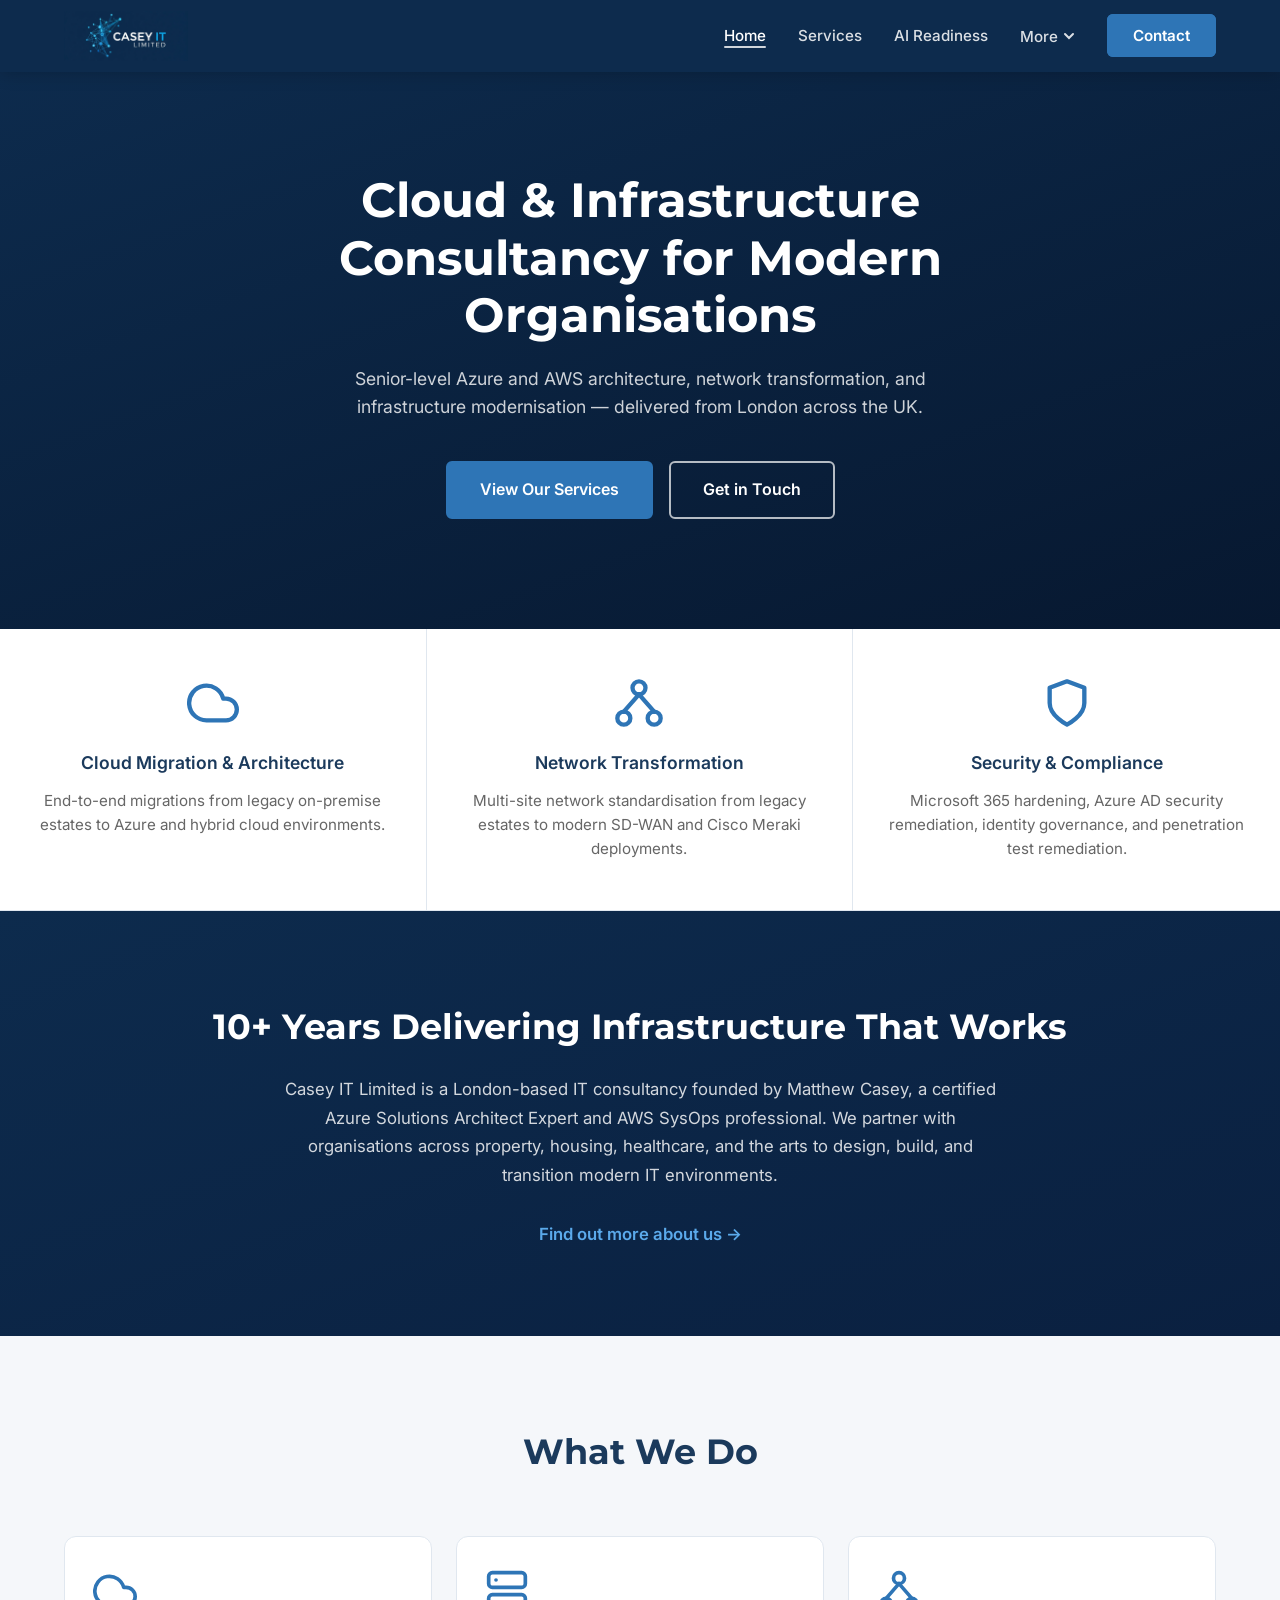
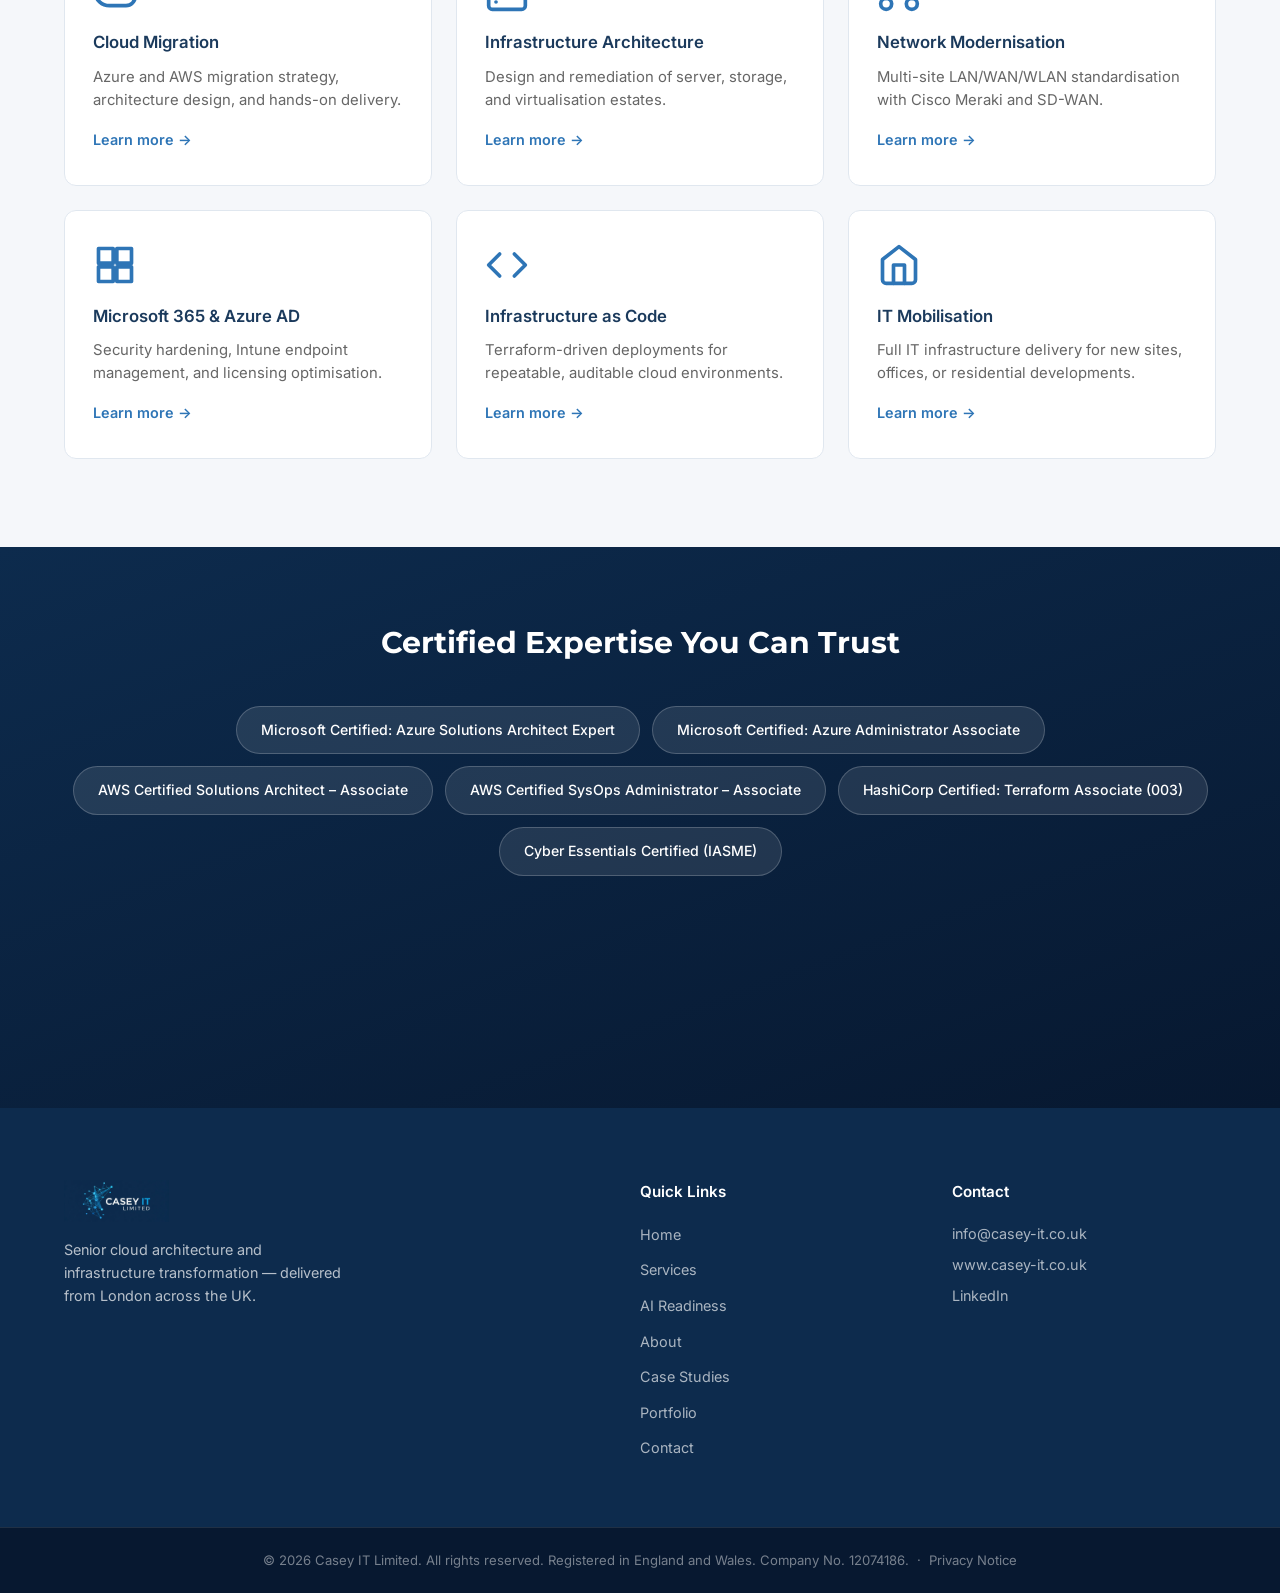
<file: index.html>
<!DOCTYPE html>
<html lang="en">
<head>
  <meta charset="UTF-8" />
  <meta name="viewport" content="width=device-width, initial-scale=1.0" />
  <title>Casey IT Limited — Cloud & Infrastructure Consultancy</title>
  <meta name="description" content="Casey IT Limited – London-based IT consultancy specialising in Azure cloud migration, network modernisation, and infrastructure architecture." />
  <!-- Open Graph -->
  <meta property="og:title" content="Casey IT Limited — Cloud & Infrastructure Consultancy" />
  <meta property="og:description" content="Senior-level Azure and AWS architecture, network transformation, and infrastructure modernisation — delivered from London across the UK." />
  <meta property="og:image" content="assets/logo.png" />
  <meta property="og:url" content="https://casey-it.co.uk" />
  <meta property="og:type" content="website" />
  <!-- Favicon -->
  <link rel="icon" type="image/png" href="assets/logo.png" />
  <!-- Fonts -->
  <link rel="preconnect" href="https://fonts.googleapis.com" />
  <link rel="preconnect" href="https://fonts.gstatic.com" crossorigin />
  <link href="https://fonts.googleapis.com/css2?family=Inter:wght@400;500;600;700&family=Montserrat:wght@600;700&display=swap" rel="stylesheet" />
  <link rel="stylesheet" href="styles.css" />
</head>
<body>

  <!-- ======== NAVBAR ======== -->
  <nav class="navbar">
    <div class="nav-container">
      <a href="index.html" class="nav-brand">
        <img src="assets/logo.png" alt="Casey IT Limited" />
      </a>
      <button class="nav-toggle" id="navToggle" aria-label="Toggle navigation">
        <span></span><span></span><span></span>
      </button>
      <ul class="nav-links" id="navLinks">
        <li><a href="index.html" class="active">Home</a></li>
        <li><a href="services.html">Services</a></li>
        <li><a href="assessment.html">AI Readiness</a></li>
        <li class="nav-dropdown">
          <button class="nav-dropdown-toggle" aria-expanded="false" aria-haspopup="true">More <svg viewBox="0 0 12 12" fill="none" stroke="currentColor" stroke-width="2" stroke-linecap="round"><path d="M2 4l4 4 4-4"/></svg></button>
          <div class="nav-dropdown-menu">
            <a href="about.html">About</a>
            <a href="case-studies.html">Case Studies</a>
            <a href="portfolio.html">Portfolio</a>
          </div>
        </li>
        <li><a href="contact.html" class="btn-nav">Contact</a></li>
      </ul>
    </div>
  </nav>

  <!-- ======== HERO ======== -->
  <section class="hero">
    <h1>Cloud &amp; Infrastructure Consultancy for Modern Organisations</h1>
    <p>Senior-level Azure and AWS architecture, network transformation, and infrastructure modernisation — delivered from London across the UK.</p>
    <div class="hero-btns">
      <a href="services.html" class="btn btn-primary">View Our Services</a>
      <a href="contact.html" class="btn btn-secondary">Get in Touch</a>
    </div>
  </section>

  <!-- ======== VALUE PROPOSITION STRIP ======== -->
  <section class="section" style="padding-top:0; padding-bottom:0; border-bottom: 1px solid #E0E7EF;">
    <div class="value-strip">

      <div class="value-card">
        <div class="value-icon">
          <svg viewBox="0 0 24 24" fill="none" stroke="currentColor" stroke-width="2" stroke-linecap="round" stroke-linejoin="round">
            <path d="M18 10h-1.26A8 8 0 1 0 9 20h9a5 5 0 0 0 0-10z"/>
          </svg>
        </div>
        <h3>Cloud Migration &amp; Architecture</h3>
        <p>End-to-end migrations from legacy on-premise estates to Azure and hybrid cloud environments.</p>
      </div>

      <div class="value-card">
        <div class="value-icon">
          <svg viewBox="0 0 24 24" fill="none" stroke="currentColor" stroke-width="2" stroke-linecap="round" stroke-linejoin="round">
            <circle cx="12" cy="5" r="3"/><circle cx="5" cy="19" r="3"/><circle cx="19" cy="19" r="3"/>
            <line x1="12" y1="8" x2="5" y2="16"/><line x1="12" y1="8" x2="19" y2="16"/>
          </svg>
        </div>
        <h3>Network Transformation</h3>
        <p>Multi-site network standardisation from legacy estates to modern SD-WAN and Cisco Meraki deployments.</p>
      </div>

      <div class="value-card">
        <div class="value-icon">
          <svg viewBox="0 0 24 24" fill="none" stroke="currentColor" stroke-width="2" stroke-linecap="round" stroke-linejoin="round">
            <path d="M12 22s8-4 8-10V5l-8-3-8 3v7c0 6 8 10 8 10z"/>
          </svg>
        </div>
        <h3>Security &amp; Compliance</h3>
        <p>Microsoft 365 hardening, Azure AD security remediation, identity governance, and penetration test remediation.</p>
      </div>

    </div>
  </section>

  <!-- ======== ABOUT TEASER ======== -->
  <section class="about-teaser">
    <h2>10+ Years Delivering Infrastructure That Works</h2>
    <p>Casey IT Limited is a London-based IT consultancy founded by Matthew Casey, a certified Azure Solutions Architect Expert and AWS SysOps professional. We partner with organisations across property, housing, healthcare, and the arts to design, build, and transition modern IT environments.</p>
    <a href="about.html" class="link-arrow">Find out more about us →</a>
  </section>

  <!-- ======== SERVICES OVERVIEW ======== -->
  <section class="section section-alt">
    <div class="container">
      <div class="section-header">
        <h2>What We Do</h2>
      </div>
      <div class="services-grid">

        <div class="service-card">
          <div class="card-icon">
            <svg viewBox="0 0 24 24" fill="none" stroke="currentColor" stroke-width="2" stroke-linecap="round" stroke-linejoin="round">
              <path d="M18 10h-1.26A8 8 0 1 0 9 20h9a5 5 0 0 0 0-10z"/>
            </svg>
          </div>
          <h3>Cloud Migration</h3>
          <p>Azure and AWS migration strategy, architecture design, and hands-on delivery.</p>
          <a href="services.html#cloud-migration">Learn more →</a>
        </div>

        <div class="service-card">
          <div class="card-icon">
            <svg viewBox="0 0 24 24" fill="none" stroke="currentColor" stroke-width="2" stroke-linecap="round" stroke-linejoin="round">
              <rect x="2" y="2" width="20" height="8" rx="2"/><rect x="2" y="14" width="20" height="8" rx="2"/>
              <line x1="6" y1="6" x2="6.01" y2="6"/><line x1="6" y1="18" x2="6.01" y2="18"/>
            </svg>
          </div>
          <h3>Infrastructure Architecture</h3>
          <p>Design and remediation of server, storage, and virtualisation estates.</p>
          <a href="services.html#infrastructure">Learn more →</a>
        </div>

        <div class="service-card">
          <div class="card-icon">
            <svg viewBox="0 0 24 24" fill="none" stroke="currentColor" stroke-width="2" stroke-linecap="round" stroke-linejoin="round">
              <circle cx="12" cy="5" r="3"/><circle cx="5" cy="19" r="3"/><circle cx="19" cy="19" r="3"/>
              <line x1="12" y1="8" x2="5" y2="16"/><line x1="12" y1="8" x2="19" y2="16"/>
            </svg>
          </div>
          <h3>Network Modernisation</h3>
          <p>Multi-site LAN/WAN/WLAN standardisation with Cisco Meraki and SD-WAN.</p>
          <a href="services.html#network">Learn more →</a>
        </div>

        <div class="service-card">
          <div class="card-icon">
            <svg viewBox="0 0 24 24" fill="none" stroke="currentColor" stroke-width="2" stroke-linecap="round" stroke-linejoin="round">
              <rect x="3" y="3" width="8" height="8"/><rect x="13" y="3" width="8" height="8"/>
              <rect x="3" y="13" width="8" height="8"/><rect x="13" y="13" width="8" height="8"/>
            </svg>
          </div>
          <h3>Microsoft 365 &amp; Azure AD</h3>
          <p>Security hardening, Intune endpoint management, and licensing optimisation.</p>
          <a href="services.html#m365">Learn more →</a>
        </div>

        <div class="service-card">
          <div class="card-icon">
            <svg viewBox="0 0 24 24" fill="none" stroke="currentColor" stroke-width="2" stroke-linecap="round" stroke-linejoin="round">
              <polyline points="16 18 22 12 16 6"/><polyline points="8 6 2 12 8 18"/>
            </svg>
          </div>
          <h3>Infrastructure as Code</h3>
          <p>Terraform-driven deployments for repeatable, auditable cloud environments.</p>
          <a href="services.html#iac">Learn more →</a>
        </div>

        <div class="service-card">
          <div class="card-icon">
            <svg viewBox="0 0 24 24" fill="none" stroke="currentColor" stroke-width="2" stroke-linecap="round" stroke-linejoin="round">
              <path d="M3 9l9-7 9 7v11a2 2 0 0 1-2 2H5a2 2 0 0 1-2-2z"/>
              <polyline points="9 22 9 12 15 12 15 22"/>
            </svg>
          </div>
          <h3>IT Mobilisation</h3>
          <p>Full IT infrastructure delivery for new sites, offices, or residential developments.</p>
          <a href="services.html#mobilisation">Learn more →</a>
        </div>

      </div>
    </div>
  </section>

  <!-- ======== CERTIFICATIONS BANNER ======== -->
  <section class="certs-section">
    <div class="container">
      <h2>Certified Expertise You Can Trust</h2>
      <ul class="certs-list">
        <li>Microsoft Certified: Azure Solutions Architect Expert</li>
        <li>Microsoft Certified: Azure Administrator Associate</li>
        <li>AWS Certified Solutions Architect – Associate</li>
        <li>AWS Certified SysOps Administrator – Associate</li>
        <li>HashiCorp Certified: Terraform Associate (003)</li>
        <li>Cyber Essentials Certified (IASME)</li>
      </ul>
      <div class="cert-badge" style="margin-top:1.75rem; display:flex; justify-content:center;">
        <iframe src="https://registry.blockmarktech.com/certificates/165228a8-a0f1-4be1-b9ed-a818c6265414/widget/?tooltip_position=bottom_right&theme=transparent&hover=t" style="border:none;height:132px;width:132px;" loading="lazy" title="Cyber Essentials Certified — Casey IT Limited"></iframe>
      </div>
    </div>
  </section>

  <!-- ======== FOOTER ======== -->
  <footer>
    <div class="footer-grid">
      <div class="footer-brand">
        <img src="assets/logo.png" alt="Casey IT Limited" />
        <p>Senior cloud architecture and infrastructure transformation — delivered from London across the UK.</p>
      </div>
      <div class="footer-links">
        <h4>Quick Links</h4>
        <ul>
          <li><a href="index.html">Home</a></li>
          <li><a href="services.html">Services</a></li>
          <li><a href="assessment.html">AI Readiness</a></li>
          <li><a href="about.html">About</a></li>
          <li><a href="case-studies.html">Case Studies</a></li>
          <li><a href="portfolio.html">Portfolio</a></li>
          <li><a href="contact.html">Contact</a></li>
        </ul>
      </div>
      <div class="footer-contact">
        <h4>Contact</h4>
        <p><a href="mailto:info@casey-it.co.uk">info@casey-it.co.uk</a></p>
        <p><a href="https://casey-it.co.uk" target="_blank" rel="noopener">www.casey-it.co.uk</a></p>
        <p><a href="https://www.linkedin.com/in/matthew-casey00/" target="_blank" rel="noopener">LinkedIn</a></p>
      </div>
    </div>
    <div class="footer-bottom">
      <p>© 2026 Casey IT Limited. All rights reserved. Registered in England and Wales. Company No. 12074186. &nbsp;·&nbsp; <a href="privacy.html" style="color:rgba(255,255,255,0.45); text-decoration:none;" onmouseover="this.style.color='#fff'" onmouseout="this.style.color='rgba(255,255,255,0.45)'">Privacy Notice</a></p>
    </div>
  </footer>

  <script src="animations.js"></script>
  <script>
    const toggle = document.getElementById('navToggle');
    const links = document.getElementById('navLinks');
    toggle.addEventListener('click', () => links.classList.toggle('open'));
  </script>
</body>
</html>
</file>
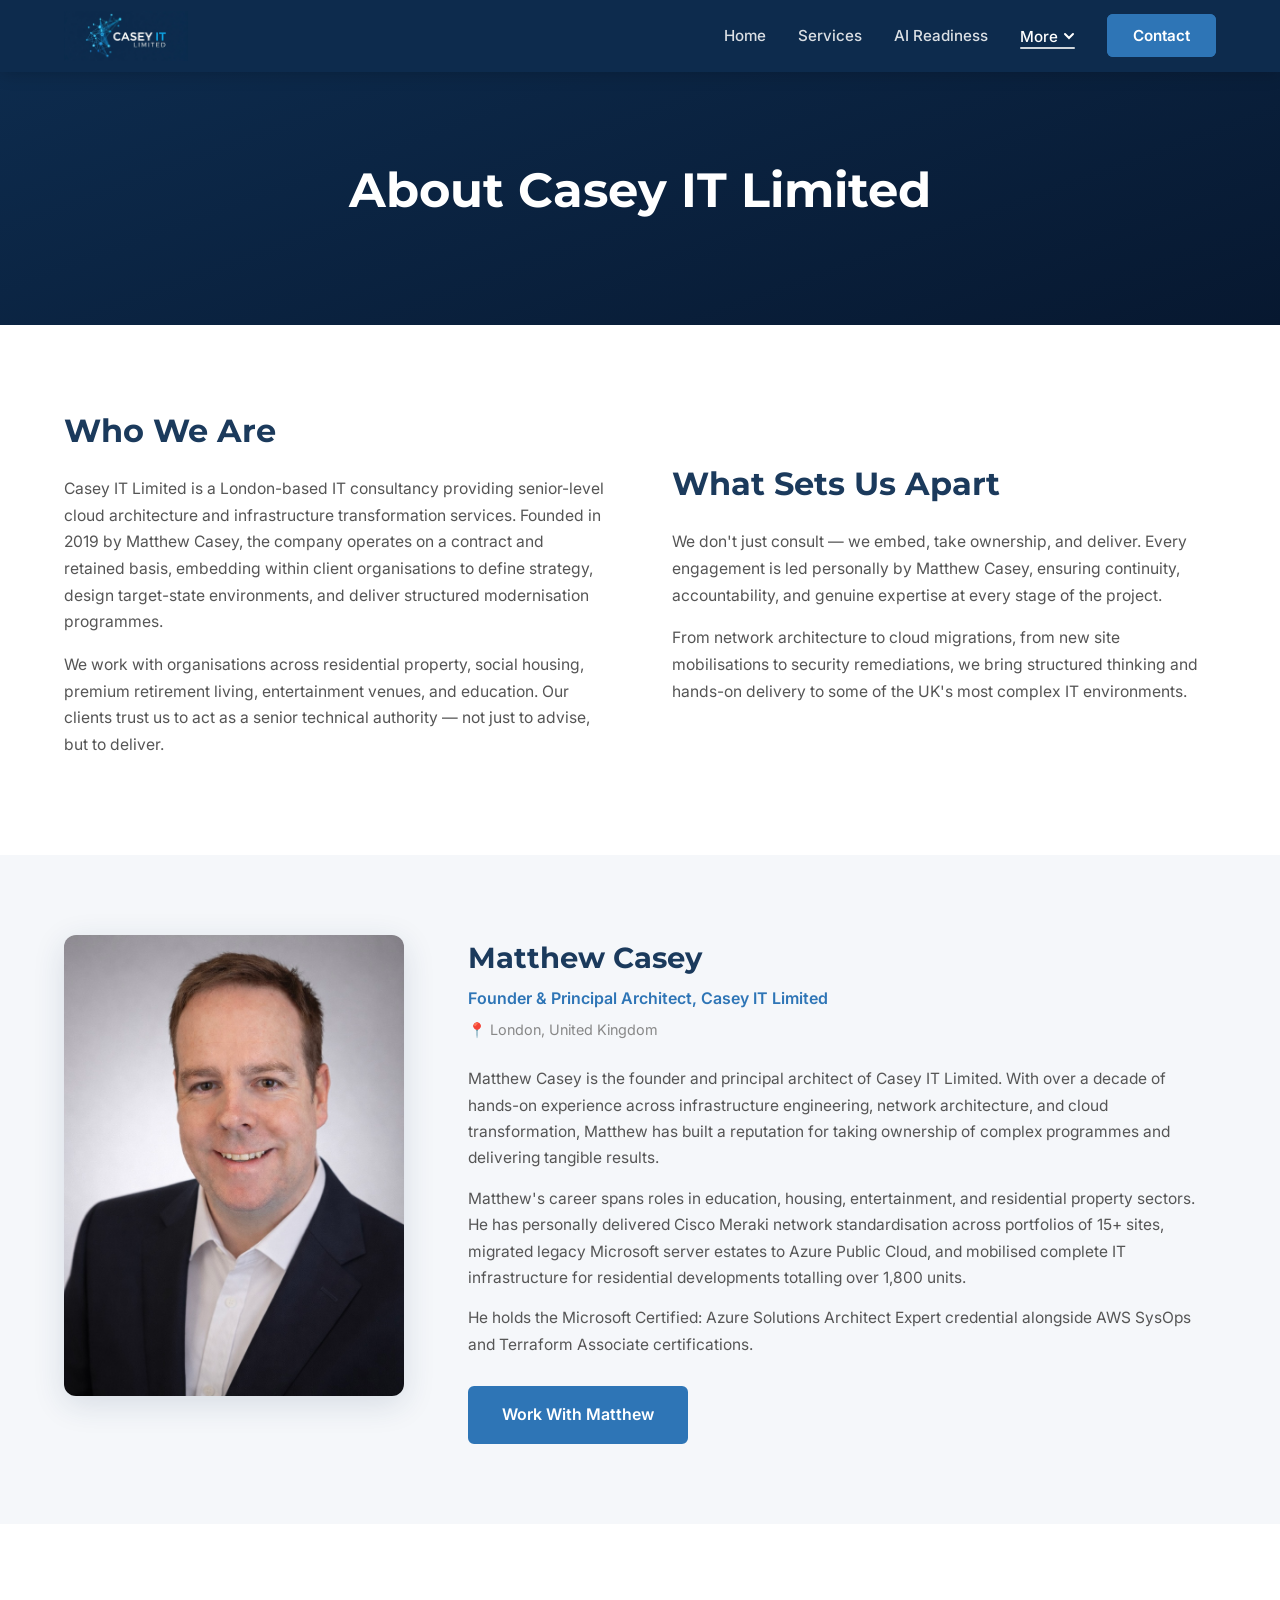
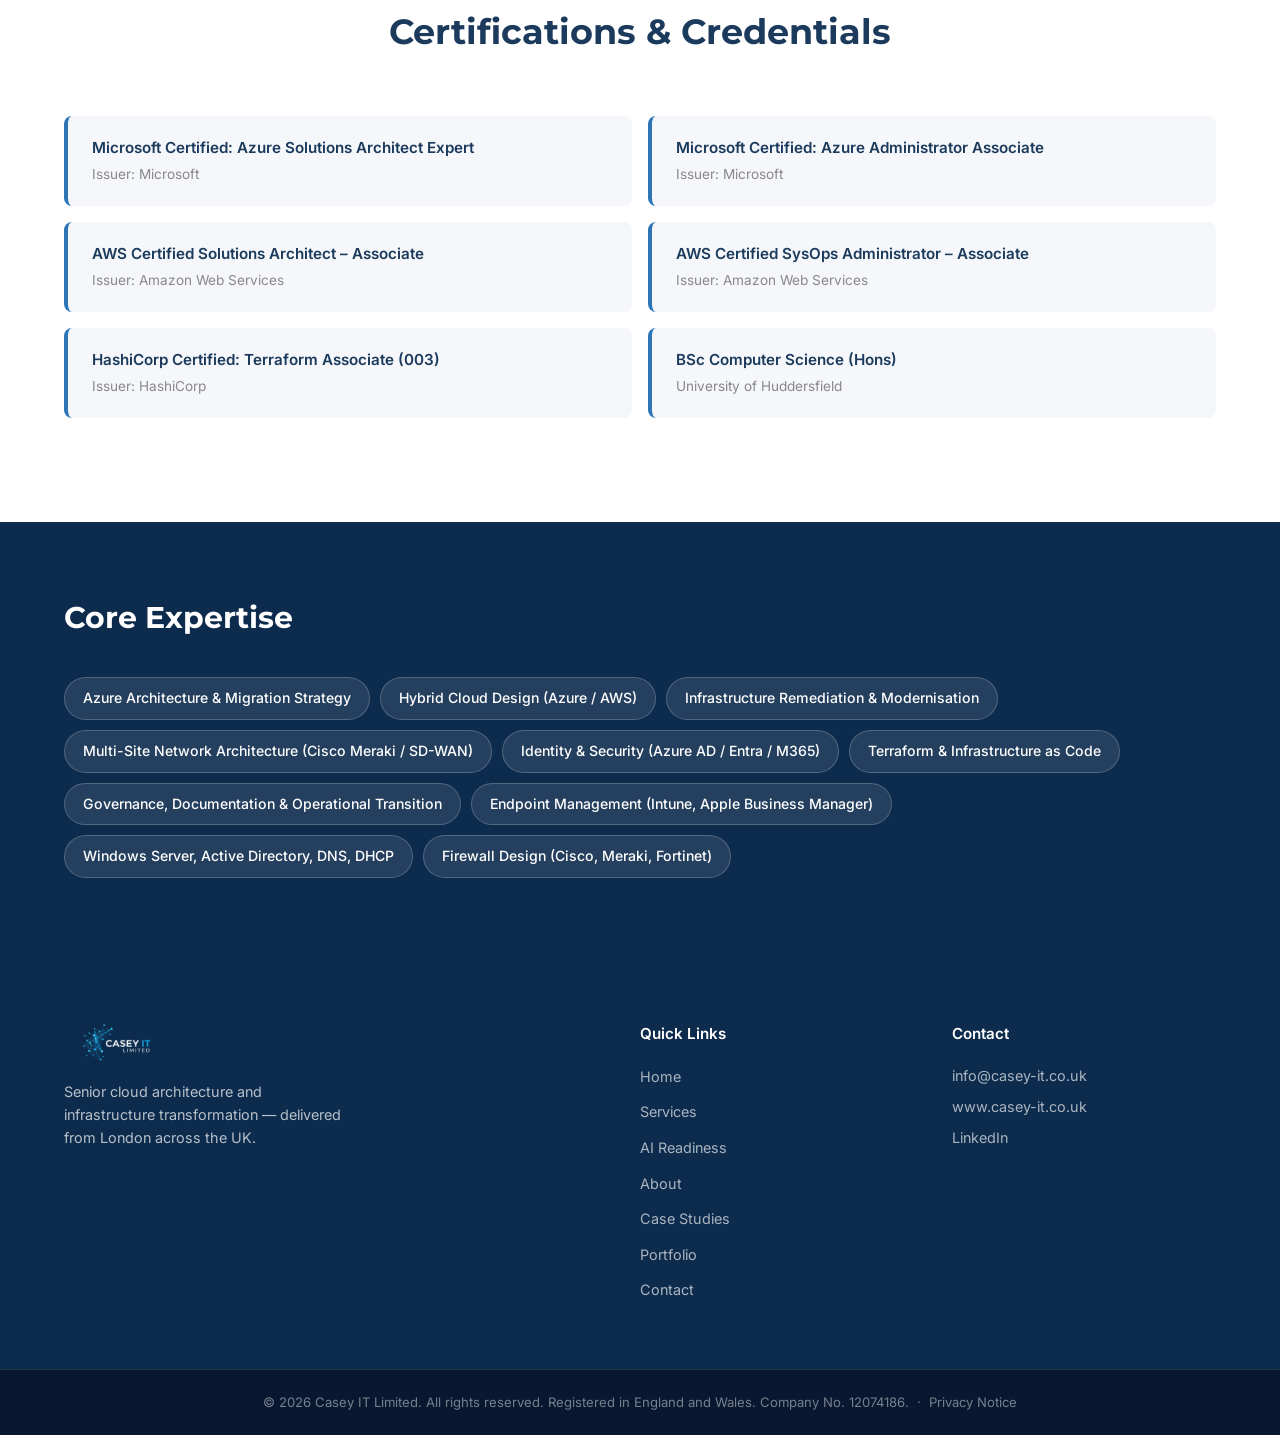
<file: about.html>
<!DOCTYPE html>
<html lang="en">
<head>
  <meta charset="UTF-8" />
  <meta name="viewport" content="width=device-width, initial-scale=1.0" />
  <title>About — Casey IT Limited</title>
  <meta name="description" content="Learn about Matthew Casey, Azure Solutions Architect Expert and founder of Casey IT Limited, a London IT consultancy." />
  <!-- Open Graph -->
  <meta property="og:title" content="About — Casey IT Limited" />
  <meta property="og:description" content="Learn about Matthew Casey, Azure Solutions Architect Expert and founder of Casey IT Limited, a London IT consultancy." />
  <meta property="og:image" content="assets/headshot.jpg" />
  <meta property="og:url" content="https://casey-it.co.uk/about" />
  <meta property="og:type" content="website" />
  <link rel="icon" type="image/png" href="assets/logo.png" />
  <link rel="preconnect" href="https://fonts.googleapis.com" />
  <link rel="preconnect" href="https://fonts.gstatic.com" crossorigin />
  <link href="https://fonts.googleapis.com/css2?family=Inter:wght@400;500;600;700&family=Montserrat:wght@600;700&display=swap" rel="stylesheet" />
  <link rel="stylesheet" href="styles.css" />
</head>
<body>

  <!-- ======== NAVBAR ======== -->
  <nav class="navbar">
    <div class="nav-container">
      <a href="index.html" class="nav-brand">
        <img src="assets/logo.png" alt="Casey IT Limited" />
      </a>
      <button class="nav-toggle" id="navToggle" aria-label="Toggle navigation">
        <span></span><span></span><span></span>
      </button>
      <ul class="nav-links" id="navLinks">
        <li><a href="index.html">Home</a></li>
        <li><a href="services.html">Services</a></li>
        <li><a href="assessment.html">AI Readiness</a></li>
        <li class="nav-dropdown">
          <button class="nav-dropdown-toggle active" aria-expanded="false" aria-haspopup="true">More <svg viewBox="0 0 12 12" fill="none" stroke="currentColor" stroke-width="2" stroke-linecap="round"><path d="M2 4l4 4 4-4"/></svg></button>
          <div class="nav-dropdown-menu">
            <a href="about.html" class="active">About</a>
            <a href="case-studies.html">Case Studies</a>
            <a href="portfolio.html">Portfolio</a>
          </div>
        </li>
        <li><a href="contact.html" class="btn-nav">Contact</a></li>
      </ul>
    </div>
  </nav>

  <!-- ======== PAGE HERO ======== -->
  <section class="page-hero">
    <h1>About Casey IT Limited</h1>
  </section>

  <!-- ======== COMPANY OVERVIEW ======== -->
  <section class="about-intro">
    <div class="container">
      <div class="about-intro-grid">
        <div class="about-intro-text">
          <h2>Who We Are</h2>
          <p>Casey IT Limited is a London-based IT consultancy providing senior-level cloud architecture and infrastructure transformation services. Founded in 2019 by Matthew Casey, the company operates on a contract and retained basis, embedding within client organisations to define strategy, design target-state environments, and deliver structured modernisation programmes.</p>
          <p>We work with organisations across residential property, social housing, premium retirement living, entertainment venues, and education. Our clients trust us to act as a senior technical authority — not just to advise, but to deliver.</p>
        </div>
        <div class="about-intro-text">
          <h2>What Sets Us Apart</h2>
          <p>We don't just consult — we embed, take ownership, and deliver. Every engagement is led personally by Matthew Casey, ensuring continuity, accountability, and genuine expertise at every stage of the project.</p>
          <p>From network architecture to cloud migrations, from new site mobilisations to security remediations, we bring structured thinking and hands-on delivery to some of the UK's most complex IT environments.</p>
        </div>
      </div>
    </div>
  </section>

  <!-- ======== MEET MATTHEW ======== -->
  <section class="meet-section">
    <div class="container">
      <div class="meet-grid">
        <div class="meet-photo">
          <img src="assets/headshot.jpg" alt="Matthew Casey — Founder & Principal Architect, Casey IT Limited" />
        </div>
        <div class="meet-content">
          <h2>Matthew Casey</h2>
          <p class="role">Founder &amp; Principal Architect, Casey IT Limited</p>
          <p class="location">📍 London, United Kingdom</p>
          <p>Matthew Casey is the founder and principal architect of Casey IT Limited. With over a decade of hands-on experience across infrastructure engineering, network architecture, and cloud transformation, Matthew has built a reputation for taking ownership of complex programmes and delivering tangible results.</p>
          <p>Matthew's career spans roles in education, housing, entertainment, and residential property sectors. He has personally delivered Cisco Meraki network standardisation across portfolios of 15+ sites, migrated legacy Microsoft server estates to Azure Public Cloud, and mobilised complete IT infrastructure for residential developments totalling over 1,800 units.</p>
          <p>He holds the Microsoft Certified: Azure Solutions Architect Expert credential alongside AWS SysOps and Terraform Associate certifications.</p>
          <div style="margin-top:28px;">
            <a href="contact.html" class="btn btn-primary">Work With Matthew</a>
          </div>
        </div>
      </div>
    </div>
  </section>

  <!-- ======== CERTIFICATIONS ======== -->
  <section class="certs-section-about section">
    <div class="container">
      <div class="section-header">
        <h2>Certifications &amp; Credentials</h2>
      </div>
      <div class="certs-grid">
        <div class="cert-item">
          <h4>Microsoft Certified: Azure Solutions Architect Expert</h4>
          <p>Issuer: Microsoft</p>
        </div>
        <div class="cert-item">
          <h4>Microsoft Certified: Azure Administrator Associate</h4>
          <p>Issuer: Microsoft</p>
        </div>
        <div class="cert-item">
          <h4>AWS Certified Solutions Architect – Associate</h4>
          <p>Issuer: Amazon Web Services</p>
        </div>
        <div class="cert-item">
          <h4>AWS Certified SysOps Administrator – Associate</h4>
          <p>Issuer: Amazon Web Services</p>
        </div>
        <div class="cert-item">
          <h4>HashiCorp Certified: Terraform Associate (003)</h4>
          <p>Issuer: HashiCorp</p>
        </div>
        <div class="cert-item">
          <h4>BSc Computer Science (Hons)</h4>
          <p>University of Huddersfield</p>
        </div>
      </div>
    </div>
  </section>

  <!-- ======== CORE EXPERTISE ======== -->
  <section class="expertise-section">
    <div class="container">
      <h2>Core Expertise</h2>
      <ul class="expertise-tags">
        <li>Azure Architecture &amp; Migration Strategy</li>
        <li>Hybrid Cloud Design (Azure / AWS)</li>
        <li>Infrastructure Remediation &amp; Modernisation</li>
        <li>Multi-Site Network Architecture (Cisco Meraki / SD-WAN)</li>
        <li>Identity &amp; Security (Azure AD / Entra / M365)</li>
        <li>Terraform &amp; Infrastructure as Code</li>
        <li>Governance, Documentation &amp; Operational Transition</li>
        <li>Endpoint Management (Intune, Apple Business Manager)</li>
        <li>Windows Server, Active Directory, DNS, DHCP</li>
        <li>Firewall Design (Cisco, Meraki, Fortinet)</li>
      </ul>
    </div>
  </section>

  <!-- ======== FOOTER ======== -->
  <footer>
    <div class="footer-grid">
      <div class="footer-brand">
        <img src="assets/logo.png" alt="Casey IT Limited" />
        <p>Senior cloud architecture and infrastructure transformation — delivered from London across the UK.</p>
      </div>
      <div class="footer-links">
        <h4>Quick Links</h4>
        <ul>
          <li><a href="index.html">Home</a></li>
          <li><a href="services.html">Services</a></li>
          <li><a href="assessment.html">AI Readiness</a></li>
          <li><a href="about.html">About</a></li>
          <li><a href="case-studies.html">Case Studies</a></li>
          <li><a href="portfolio.html">Portfolio</a></li>
          <li><a href="contact.html">Contact</a></li>
        </ul>
      </div>
      <div class="footer-contact">
        <h4>Contact</h4>
        <p><a href="mailto:info@casey-it.co.uk">info@casey-it.co.uk</a></p>
        <p><a href="https://casey-it.co.uk" target="_blank" rel="noopener">www.casey-it.co.uk</a></p>
        <p><a href="https://www.linkedin.com/in/matthew-casey00/" target="_blank" rel="noopener">LinkedIn</a></p>
      </div>
    </div>
    <div class="footer-bottom">
      <p>© 2026 Casey IT Limited. All rights reserved. Registered in England and Wales. Company No. 12074186. &nbsp;·&nbsp; <a href="privacy.html" style="color:rgba(255,255,255,0.45); text-decoration:none;" onmouseover="this.style.color='#fff'" onmouseout="this.style.color='rgba(255,255,255,0.45)'">Privacy Notice</a></p>
    </div>
  </footer>

  <script src="animations.js"></script>
  <script>
    const toggle = document.getElementById('navToggle');
    const links = document.getElementById('navLinks');
    toggle.addEventListener('click', () => links.classList.toggle('open'));
  </script>
</body>
</html>
</file>
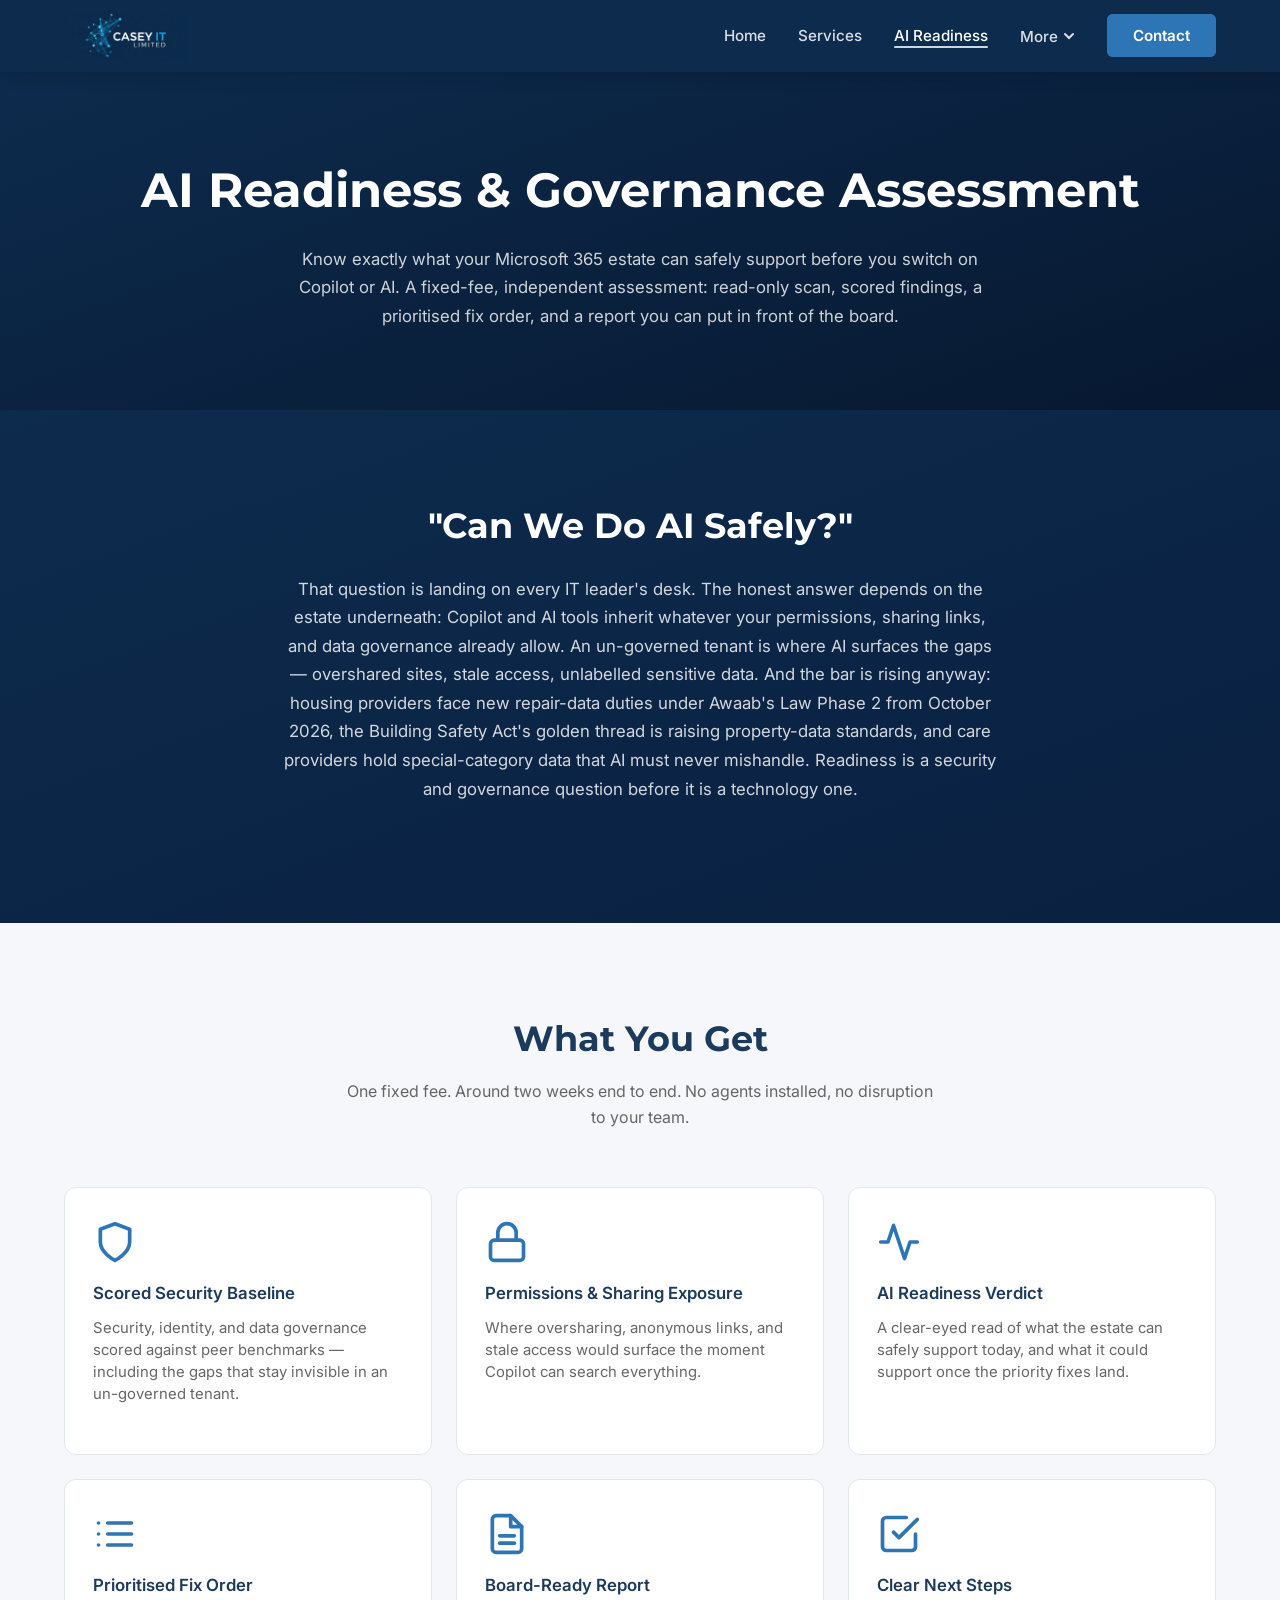
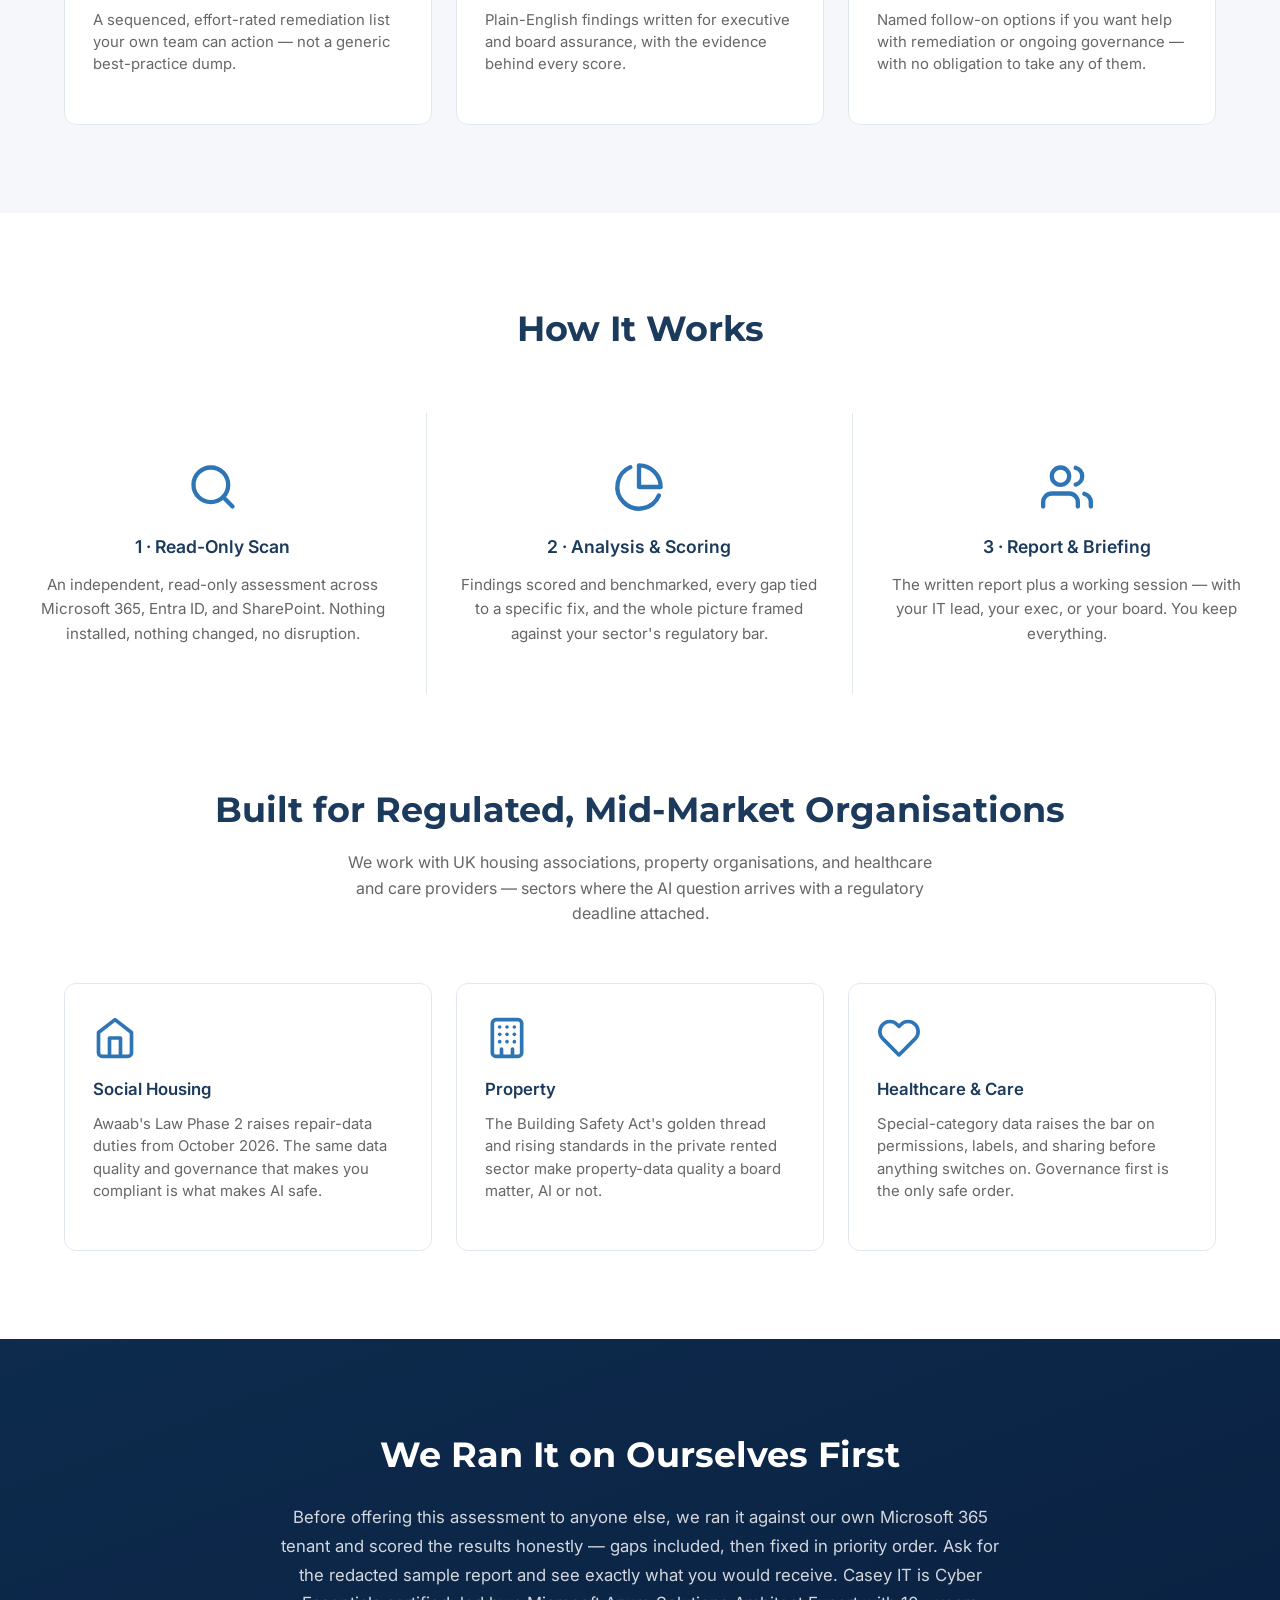
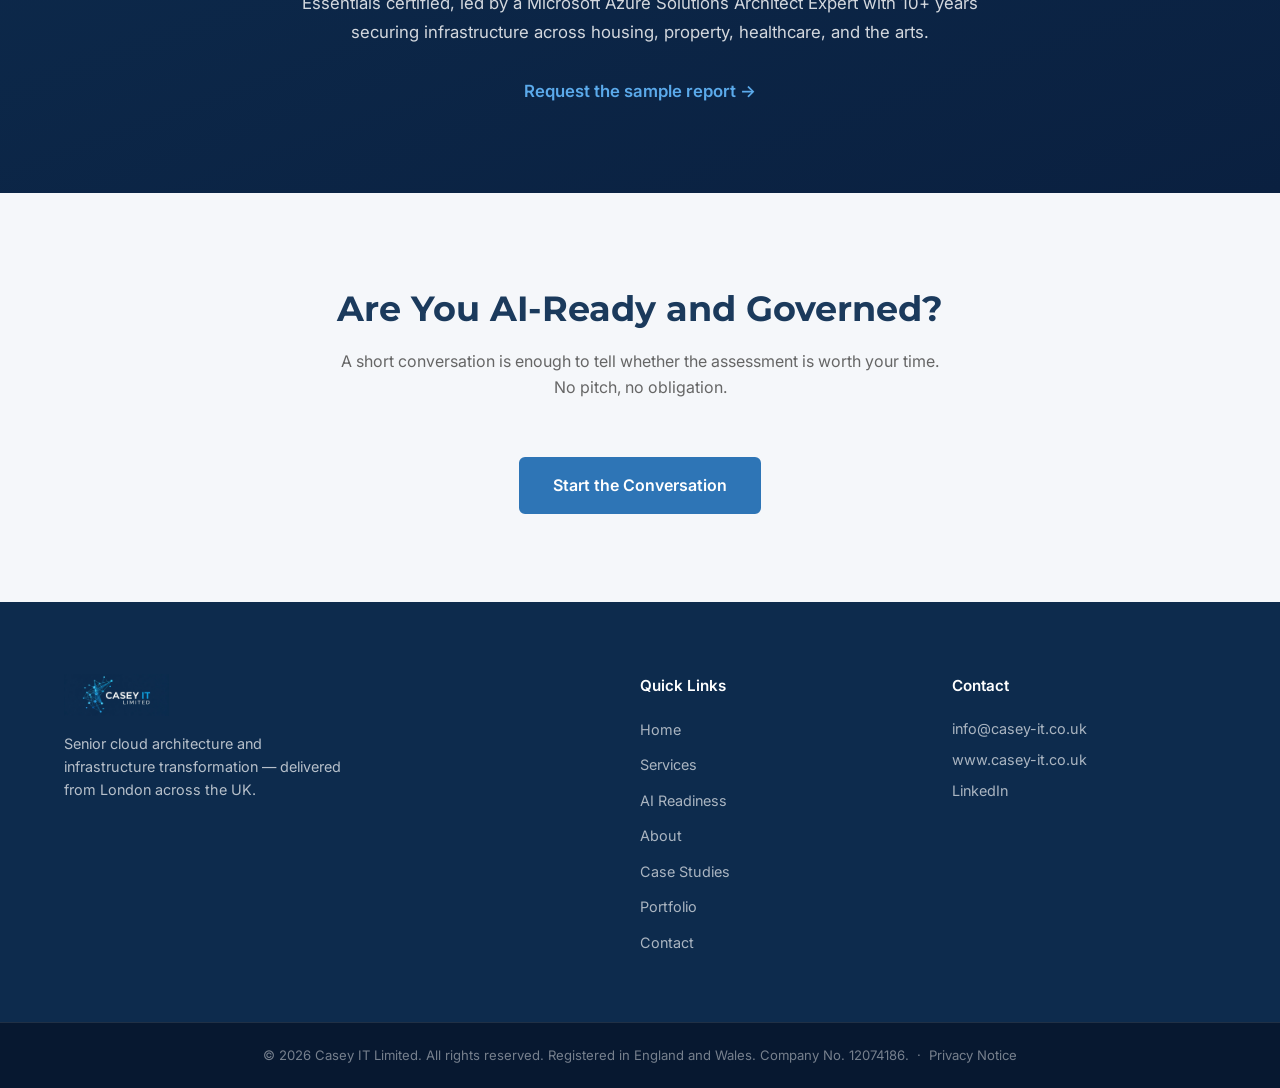
<file: assessment.html>
<!DOCTYPE html>
<html lang="en">
<head>
  <meta charset="UTF-8" />
  <meta name="viewport" content="width=device-width, initial-scale=1.0" />
  <title>AI Readiness &amp; Governance Assessment — Casey IT Limited</title>
  <meta name="description" content="A fixed-fee AI Readiness & Governance Assessment for UK housing, property and healthcare organisations. Know what your Microsoft 365 estate can safely support before you switch on Copilot or AI." />
  <!-- Open Graph -->
  <meta property="og:title" content="AI Readiness &amp; Governance Assessment — Casey IT Limited" />
  <meta property="og:description" content="Know what your estate can safely support before you switch AI on. Fixed fee, read-only scan, board-ready report. Built for UK housing, property and healthcare." />
  <meta property="og:image" content="assets/logo.png" />
  <meta property="og:url" content="https://casey-it.co.uk/assessment" />
  <meta property="og:type" content="website" />
  <link rel="icon" type="image/png" href="assets/logo.png" />
  <link rel="preconnect" href="https://fonts.googleapis.com" />
  <link rel="preconnect" href="https://fonts.gstatic.com" crossorigin />
  <link href="https://fonts.googleapis.com/css2?family=Inter:wght@400;500;600;700&family=Montserrat:wght@600;700&display=swap" rel="stylesheet" />
  <link rel="stylesheet" href="styles.css" />
</head>
<body>

  <!-- ======== NAVBAR ======== -->
  <nav class="navbar">
    <div class="nav-container">
      <a href="index.html" class="nav-brand">
        <img src="assets/logo.png" alt="Casey IT Limited" />
      </a>
      <button class="nav-toggle" id="navToggle" aria-label="Toggle navigation">
        <span></span><span></span><span></span>
      </button>
      <ul class="nav-links" id="navLinks">
        <li><a href="index.html">Home</a></li>
        <li><a href="services.html">Services</a></li>
        <li><a href="assessment.html" class="active">AI Readiness</a></li>
        <li class="nav-dropdown">
          <button class="nav-dropdown-toggle" aria-expanded="false" aria-haspopup="true">More <svg viewBox="0 0 12 12" fill="none" stroke="currentColor" stroke-width="2" stroke-linecap="round"><path d="M2 4l4 4 4-4"/></svg></button>
          <div class="nav-dropdown-menu">
            <a href="about.html">About</a>
            <a href="case-studies.html">Case Studies</a>
            <a href="portfolio.html">Portfolio</a>
          </div>
        </li>
        <li><a href="contact.html" class="btn-nav">Contact</a></li>
      </ul>
    </div>
  </nav>

  <!-- ======== PAGE HERO ======== -->
  <section class="page-hero">
    <h1>AI Readiness &amp; Governance Assessment</h1>
    <p>Know exactly what your Microsoft 365 estate can safely support before you switch on Copilot or AI. A fixed-fee, independent assessment: read-only scan, scored findings, a prioritised fix order, and a report you can put in front of the board.</p>
  </section>

  <!-- ======== WHY NOW ======== -->
  <section class="about-teaser">
    <h2>"Can We Do AI Safely?"</h2>
    <p>That question is landing on every IT leader's desk. The honest answer depends on the estate underneath: Copilot and AI tools inherit whatever your permissions, sharing links, and data governance already allow. An un-governed tenant is where AI surfaces the gaps — overshared sites, stale access, unlabelled sensitive data. And the bar is rising anyway: housing providers face new repair-data duties under Awaab's Law Phase 2 from October 2026, the Building Safety Act's golden thread is raising property-data standards, and care providers hold special-category data that AI must never mishandle. Readiness is a security and governance question before it is a technology one.</p>
  </section>

  <!-- ======== WHAT YOU GET ======== -->
  <section class="section section-alt">
    <div class="container">
      <div class="section-header">
        <h2>What You Get</h2>
        <p>One fixed fee. Around two weeks end to end. No agents installed, no disruption to your team.</p>
      </div>
      <div class="services-grid">

        <div class="service-card">
          <div class="card-icon">
            <svg viewBox="0 0 24 24" fill="none" stroke="currentColor" stroke-width="2" stroke-linecap="round" stroke-linejoin="round">
              <path d="M12 22s8-4 8-10V5l-8-3-8 3v7c0 6 8 10 8 10z"/>
            </svg>
          </div>
          <h3>Scored Security Baseline</h3>
          <p>Security, identity, and data governance scored against peer benchmarks — including the gaps that stay invisible in an un-governed tenant.</p>
        </div>

        <div class="service-card">
          <div class="card-icon">
            <svg viewBox="0 0 24 24" fill="none" stroke="currentColor" stroke-width="2" stroke-linecap="round" stroke-linejoin="round">
              <rect x="3" y="11" width="18" height="11" rx="2"/><path d="M7 11V7a5 5 0 0 1 10 0v4"/>
            </svg>
          </div>
          <h3>Permissions &amp; Sharing Exposure</h3>
          <p>Where oversharing, anonymous links, and stale access would surface the moment Copilot can search everything.</p>
        </div>

        <div class="service-card">
          <div class="card-icon">
            <svg viewBox="0 0 24 24" fill="none" stroke="currentColor" stroke-width="2" stroke-linecap="round" stroke-linejoin="round">
              <polyline points="22 12 18 12 15 21 9 3 6 12 2 12"/>
            </svg>
          </div>
          <h3>AI Readiness Verdict</h3>
          <p>A clear-eyed read of what the estate can safely support today, and what it could support once the priority fixes land.</p>
        </div>

        <div class="service-card">
          <div class="card-icon">
            <svg viewBox="0 0 24 24" fill="none" stroke="currentColor" stroke-width="2" stroke-linecap="round" stroke-linejoin="round">
              <line x1="8" y1="6" x2="21" y2="6"/><line x1="8" y1="12" x2="21" y2="12"/><line x1="8" y1="18" x2="21" y2="18"/><line x1="3" y1="6" x2="3.01" y2="6"/><line x1="3" y1="12" x2="3.01" y2="12"/><line x1="3" y1="18" x2="3.01" y2="18"/>
            </svg>
          </div>
          <h3>Prioritised Fix Order</h3>
          <p>A sequenced, effort-rated remediation list your own team can action — not a generic best-practice dump.</p>
        </div>

        <div class="service-card">
          <div class="card-icon">
            <svg viewBox="0 0 24 24" fill="none" stroke="currentColor" stroke-width="2" stroke-linecap="round" stroke-linejoin="round">
              <path d="M14 2H6a2 2 0 0 0-2 2v16a2 2 0 0 0 2 2h12a2 2 0 0 0 2-2V8z"/><polyline points="14 2 14 8 20 8"/><line x1="16" y1="13" x2="8" y2="13"/><line x1="16" y1="17" x2="8" y2="17"/>
            </svg>
          </div>
          <h3>Board-Ready Report</h3>
          <p>Plain-English findings written for executive and board assurance, with the evidence behind every score.</p>
        </div>

        <div class="service-card">
          <div class="card-icon">
            <svg viewBox="0 0 24 24" fill="none" stroke="currentColor" stroke-width="2" stroke-linecap="round" stroke-linejoin="round">
              <polyline points="9 11 12 14 22 4"/><path d="M21 12v7a2 2 0 0 1-2 2H5a2 2 0 0 1-2-2V5a2 2 0 0 1 2-2h11"/>
            </svg>
          </div>
          <h3>Clear Next Steps</h3>
          <p>Named follow-on options if you want help with remediation or ongoing governance — with no obligation to take any of them.</p>
        </div>

      </div>
    </div>
  </section>

  <!-- ======== HOW IT WORKS ======== -->
  <section class="section" style="padding-bottom:0;">
    <div class="container">
      <div class="section-header">
        <h2>How It Works</h2>
      </div>
    </div>
    <div class="value-strip">

      <div class="value-card">
        <div class="value-icon">
          <svg viewBox="0 0 24 24" fill="none" stroke="currentColor" stroke-width="2" stroke-linecap="round" stroke-linejoin="round">
            <circle cx="11" cy="11" r="8"/><line x1="21" y1="21" x2="16.65" y2="16.65"/>
          </svg>
        </div>
        <h3>1 · Read-Only Scan</h3>
        <p>An independent, read-only assessment across Microsoft 365, Entra ID, and SharePoint. Nothing installed, nothing changed, no disruption.</p>
      </div>

      <div class="value-card">
        <div class="value-icon">
          <svg viewBox="0 0 24 24" fill="none" stroke="currentColor" stroke-width="2" stroke-linecap="round" stroke-linejoin="round">
            <path d="M21.21 15.89A10 10 0 1 1 8 2.83"/><path d="M22 12A10 10 0 0 0 12 2v10z"/>
          </svg>
        </div>
        <h3>2 · Analysis &amp; Scoring</h3>
        <p>Findings scored and benchmarked, every gap tied to a specific fix, and the whole picture framed against your sector's regulatory bar.</p>
      </div>

      <div class="value-card">
        <div class="value-icon">
          <svg viewBox="0 0 24 24" fill="none" stroke="currentColor" stroke-width="2" stroke-linecap="round" stroke-linejoin="round">
            <path d="M17 21v-2a4 4 0 0 0-4-4H5a4 4 0 0 0-4 4v2"/><circle cx="9" cy="7" r="4"/><path d="M23 21v-2a4 4 0 0 0-3-3.87"/><path d="M16 3.13a4 4 0 0 1 0 7.75"/>
        </svg>
        </div>
        <h3>3 · Report &amp; Briefing</h3>
        <p>The written report plus a working session — with your IT lead, your exec, or your board. You keep everything.</p>
      </div>

    </div>
  </section>

  <!-- ======== WHO IT'S FOR ======== -->
  <section class="section">
    <div class="container">
      <div class="section-header">
        <h2>Built for Regulated, Mid-Market Organisations</h2>
        <p>We work with UK housing associations, property organisations, and healthcare and care providers — sectors where the AI question arrives with a regulatory deadline attached.</p>
      </div>
      <div class="services-grid">

        <div class="service-card">
          <div class="card-icon">
            <svg viewBox="0 0 24 24" fill="none" stroke="currentColor" stroke-width="2" stroke-linecap="round" stroke-linejoin="round">
              <path d="M3 9l9-7 9 7v11a2 2 0 0 1-2 2H5a2 2 0 0 1-2-2z"/><polyline points="9 22 9 12 15 12 15 22"/>
            </svg>
          </div>
          <h3>Social Housing</h3>
          <p>Awaab's Law Phase 2 raises repair-data duties from October 2026. The same data quality and governance that makes you compliant is what makes AI safe.</p>
        </div>

        <div class="service-card">
          <div class="card-icon">
            <svg viewBox="0 0 24 24" fill="none" stroke="currentColor" stroke-width="2" stroke-linecap="round" stroke-linejoin="round">
              <rect x="4" y="2" width="16" height="20" rx="2"/><line x1="9" y1="22" x2="9" y2="18"/><line x1="15" y1="22" x2="15" y2="18"/><line x1="8" y1="6" x2="8.01" y2="6"/><line x1="12" y1="6" x2="12.01" y2="6"/><line x1="16" y1="6" x2="16.01" y2="6"/><line x1="8" y1="10" x2="8.01" y2="10"/><line x1="12" y1="10" x2="12.01" y2="10"/><line x1="16" y1="10" x2="16.01" y2="10"/><line x1="8" y1="14" x2="8.01" y2="14"/><line x1="12" y1="14" x2="12.01" y2="14"/><line x1="16" y1="14" x2="16.01" y2="14"/>
            </svg>
          </div>
          <h3>Property</h3>
          <p>The Building Safety Act's golden thread and rising standards in the private rented sector make property-data quality a board matter, AI or not.</p>
        </div>

        <div class="service-card">
          <div class="card-icon">
            <svg viewBox="0 0 24 24" fill="none" stroke="currentColor" stroke-width="2" stroke-linecap="round" stroke-linejoin="round">
              <path d="M20.84 4.61a5.5 5.5 0 0 0-7.78 0L12 5.67l-1.06-1.06a5.5 5.5 0 0 0-7.78 7.78l1.06 1.06L12 21.23l7.78-7.78 1.06-1.06a5.5 5.5 0 0 0 0-7.78z"/>
            </svg>
          </div>
          <h3>Healthcare &amp; Care</h3>
          <p>Special-category data raises the bar on permissions, labels, and sharing before anything switches on. Governance first is the only safe order.</p>
        </div>

      </div>
    </div>
  </section>

  <!-- ======== PROOF ======== -->
  <section class="about-teaser">
    <h2>We Ran It on Ourselves First</h2>
    <p>Before offering this assessment to anyone else, we ran it against our own Microsoft 365 tenant and scored the results honestly — gaps included, then fixed in priority order. Ask for the redacted sample report and see exactly what you would receive. Casey IT is Cyber Essentials certified, led by a Microsoft Azure Solutions Architect Expert with 10+ years securing infrastructure across housing, property, healthcare, and the arts.</p>
    <a href="contact.html" class="link-arrow">Request the sample report →</a>
  </section>

  <!-- ======== CTA ======== -->
  <section class="section section-alt" style="text-align:center;">
    <div class="container">
      <div class="section-header">
        <h2>Are You AI-Ready and Governed?</h2>
        <p>A short conversation is enough to tell whether the assessment is worth your time. No pitch, no obligation.</p>
      </div>
      <a href="contact.html" class="btn btn-primary">Start the Conversation</a>
    </div>
  </section>

  <!-- ======== FOOTER ======== -->
  <footer>
    <div class="footer-grid">
      <div class="footer-brand">
        <img src="assets/logo.png" alt="Casey IT Limited" />
        <p>Senior cloud architecture and infrastructure transformation — delivered from London across the UK.</p>
      </div>
      <div class="footer-links">
        <h4>Quick Links</h4>
        <ul>
          <li><a href="index.html">Home</a></li>
          <li><a href="services.html">Services</a></li>
          <li><a href="assessment.html">AI Readiness</a></li>
          <li><a href="about.html">About</a></li>
          <li><a href="case-studies.html">Case Studies</a></li>
          <li><a href="portfolio.html">Portfolio</a></li>
          <li><a href="contact.html">Contact</a></li>
        </ul>
      </div>
      <div class="footer-contact">
        <h4>Contact</h4>
        <p><a href="mailto:info@casey-it.co.uk">info@casey-it.co.uk</a></p>
        <p><a href="https://casey-it.co.uk" target="_blank" rel="noopener">www.casey-it.co.uk</a></p>
        <p><a href="https://www.linkedin.com/in/matthew-casey00/" target="_blank" rel="noopener">LinkedIn</a></p>
      </div>
    </div>
    <div class="footer-bottom">
      <p>© 2026 Casey IT Limited. All rights reserved. Registered in England and Wales. Company No. 12074186. &nbsp;·&nbsp; <a href="privacy.html" style="color:rgba(255,255,255,0.45); text-decoration:none;" onmouseover="this.style.color='#fff'" onmouseout="this.style.color='rgba(255,255,255,0.45)'">Privacy Notice</a></p>
    </div>
  </footer>

  <script src="animations.js"></script>
  <script>
    const toggle = document.getElementById('navToggle');
    const links = document.getElementById('navLinks');
    toggle.addEventListener('click', () => links.classList.toggle('open'));
  </script>
</body>
</html>
</file>
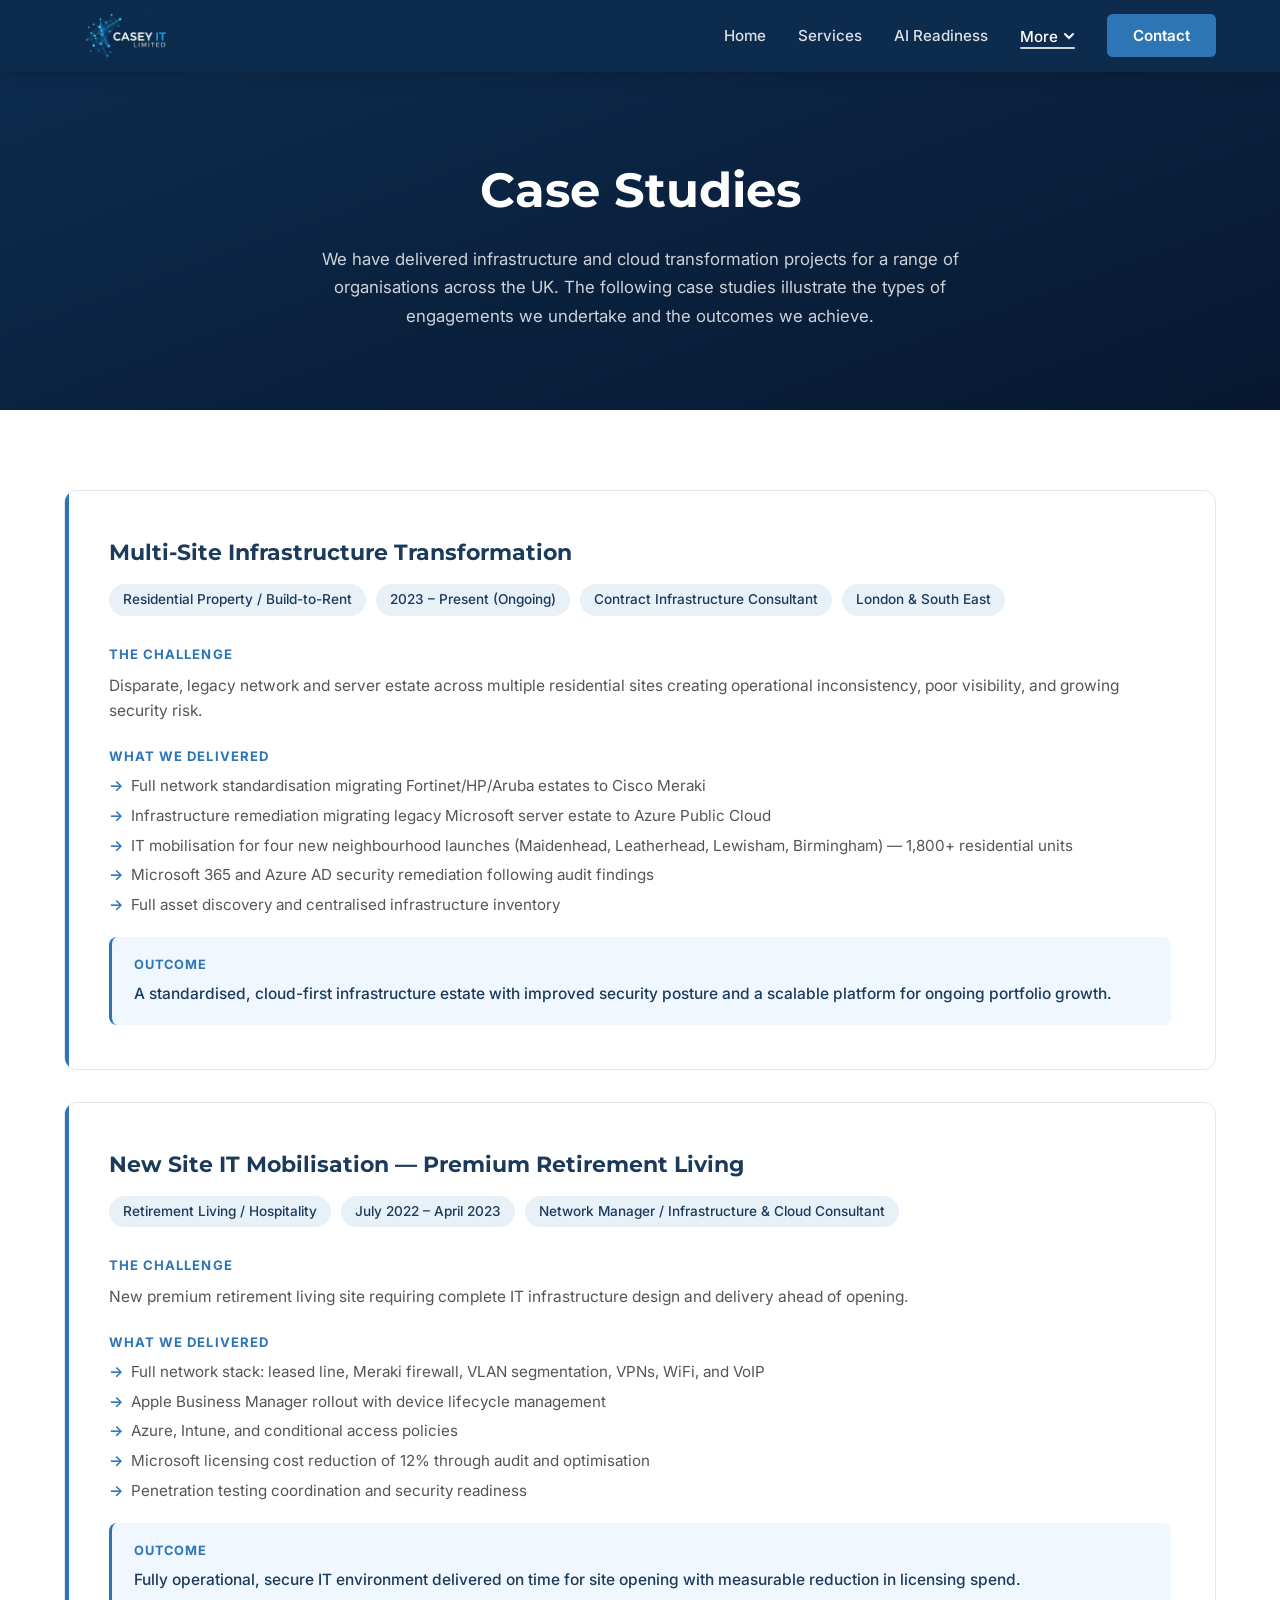
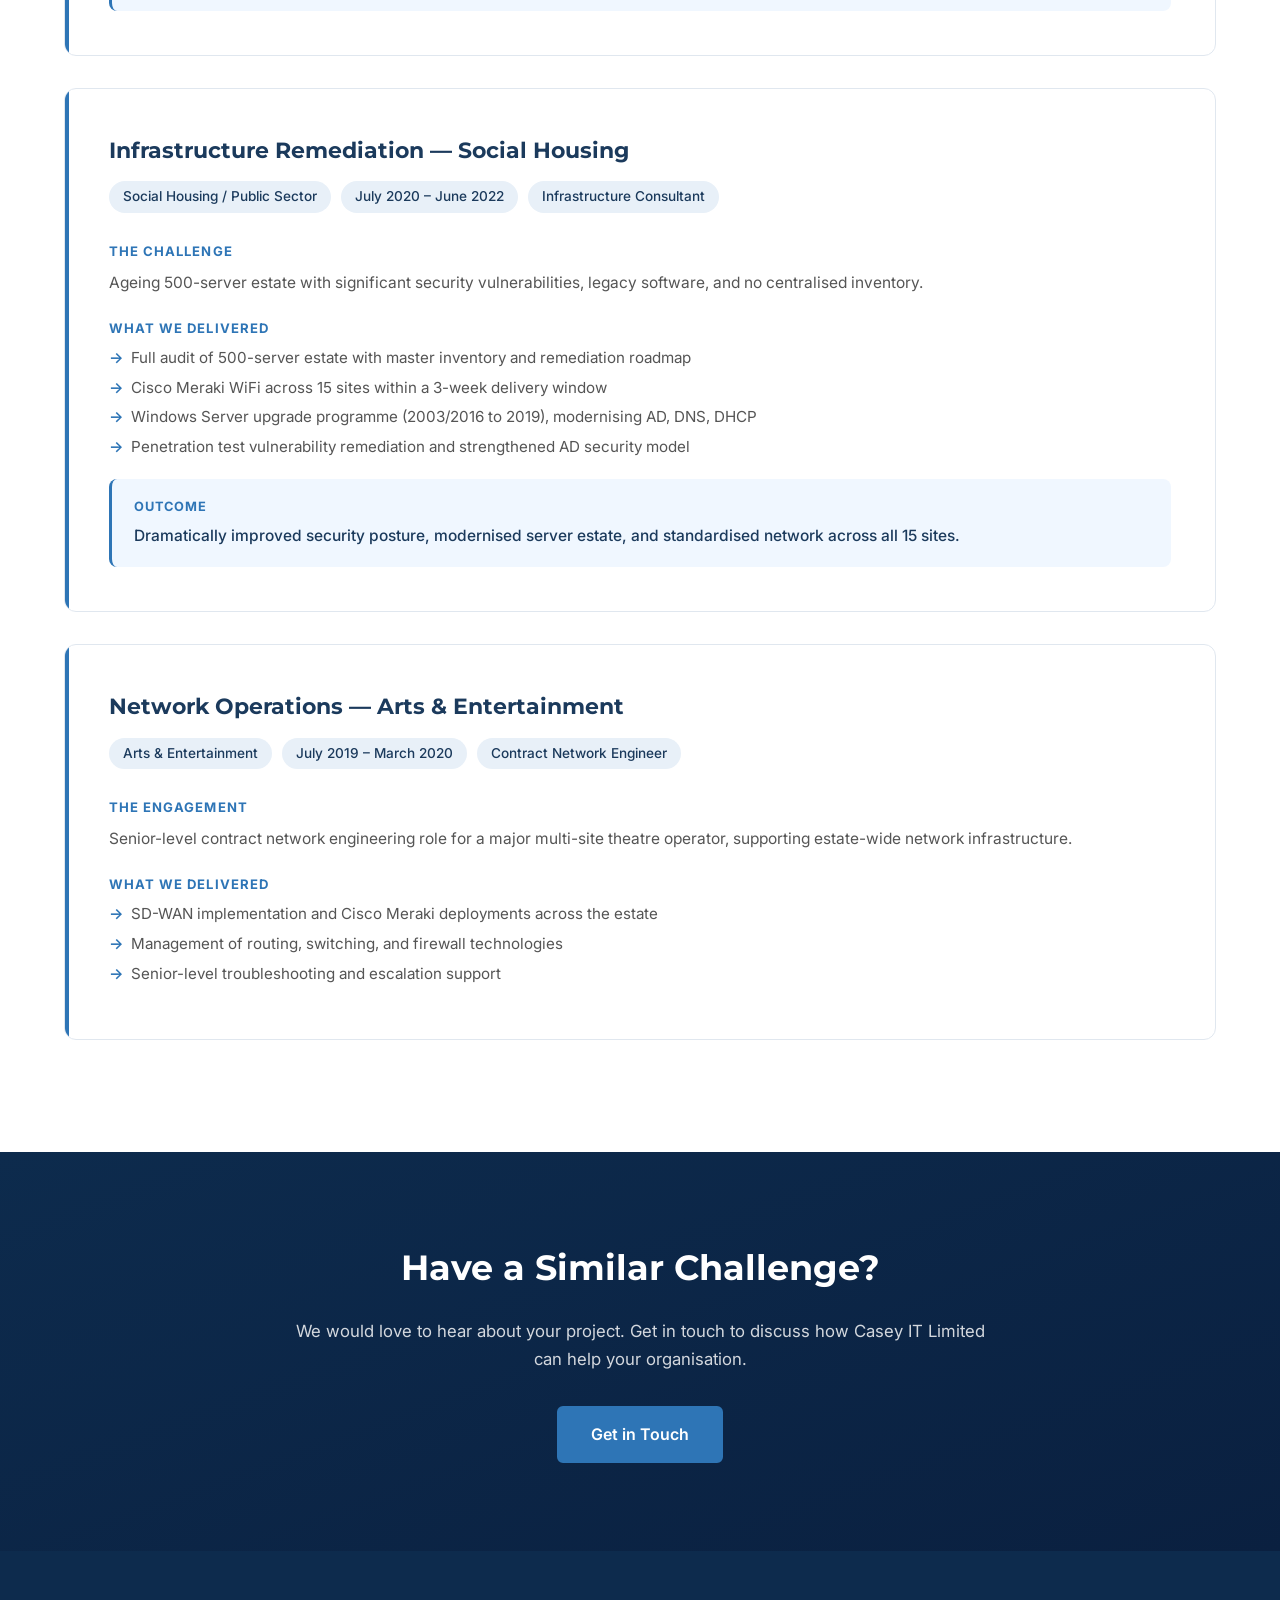
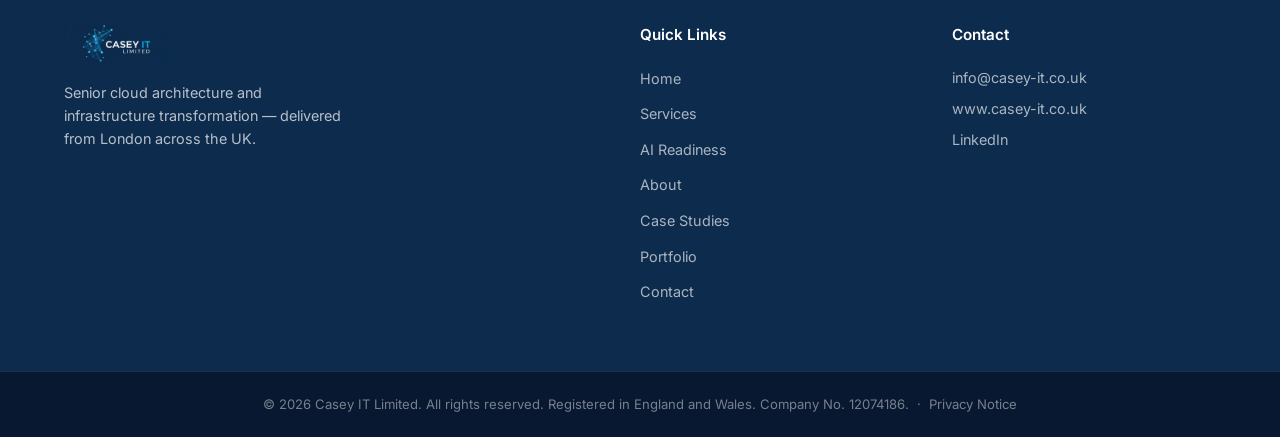
<file: case-studies.html>
<!DOCTYPE html>
<html lang="en">
<head>
  <meta charset="UTF-8" />
  <meta name="viewport" content="width=device-width, initial-scale=1.0" />
  <title>Case Studies — Casey IT Limited</title>
  <meta name="description" content="Case studies from Casey IT Limited: cloud migration, network transformation, and IT mobilisation projects across the UK." />
  <!-- Open Graph -->
  <meta property="og:title" content="Case Studies — Casey IT Limited" />
  <meta property="og:description" content="Case studies from Casey IT Limited: cloud migration, network transformation, and IT mobilisation projects across the UK." />
  <meta property="og:image" content="assets/logo.png" />
  <meta property="og:url" content="https://casey-it.co.uk/case-studies" />
  <meta property="og:type" content="website" />
  <link rel="icon" type="image/png" href="assets/logo.png" />
  <link rel="preconnect" href="https://fonts.googleapis.com" />
  <link rel="preconnect" href="https://fonts.gstatic.com" crossorigin />
  <link href="https://fonts.googleapis.com/css2?family=Inter:wght@400;500;600;700&family=Montserrat:wght@600;700&display=swap" rel="stylesheet" />
  <link rel="stylesheet" href="styles.css" />
</head>
<body>

  <!-- ======== NAVBAR ======== -->
  <nav class="navbar">
    <div class="nav-container">
      <a href="index.html" class="nav-brand">
        <img src="assets/logo.png" alt="Casey IT Limited" />
      </a>
      <button class="nav-toggle" id="navToggle" aria-label="Toggle navigation">
        <span></span><span></span><span></span>
      </button>
      <ul class="nav-links" id="navLinks">
        <li><a href="index.html">Home</a></li>
        <li><a href="services.html">Services</a></li>
        <li><a href="assessment.html">AI Readiness</a></li>
        <li class="nav-dropdown">
          <button class="nav-dropdown-toggle active" aria-expanded="false" aria-haspopup="true">More <svg viewBox="0 0 12 12" fill="none" stroke="currentColor" stroke-width="2" stroke-linecap="round"><path d="M2 4l4 4 4-4"/></svg></button>
          <div class="nav-dropdown-menu">
            <a href="about.html">About</a>
            <a href="case-studies.html" class="active">Case Studies</a>
            <a href="portfolio.html">Portfolio</a>
          </div>
        </li>
        <li><a href="contact.html" class="btn-nav">Contact</a></li>
      </ul>
    </div>
  </nav>

  <!-- ======== PAGE HERO ======== -->
  <section class="page-hero">
    <h1>Case Studies</h1>
    <p>We have delivered infrastructure and cloud transformation projects for a range of organisations across the UK. The following case studies illustrate the types of engagements we undertake and the outcomes we achieve.</p>
  </section>

  <!-- ======== CASE STUDIES ======== -->
  <section class="case-studies-list">
    <div class="container">

      <!-- Case Study 1 -->
      <div class="case-study">
        <h2>Multi-Site Infrastructure Transformation</h2>
        <div class="case-meta">
          <span>Residential Property / Build-to-Rent</span>
          <span>2023 – Present (Ongoing)</span>
          <span>Contract Infrastructure Consultant</span>
          <span>London &amp; South East</span>
        </div>

        <h3>The Challenge</h3>
        <p>Disparate, legacy network and server estate across multiple residential sites creating operational inconsistency, poor visibility, and growing security risk.</p>

        <h3>What We Delivered</h3>
        <ul>
          <li>Full network standardisation migrating Fortinet/HP/Aruba estates to Cisco Meraki</li>
          <li>Infrastructure remediation migrating legacy Microsoft server estate to Azure Public Cloud</li>
          <li>IT mobilisation for four new neighbourhood launches (Maidenhead, Leatherhead, Lewisham, Birmingham) — 1,800+ residential units</li>
          <li>Microsoft 365 and Azure AD security remediation following audit findings</li>
          <li>Full asset discovery and centralised infrastructure inventory</li>
        </ul>

        <div class="outcome-box">
          <strong>Outcome</strong>
          <p>A standardised, cloud-first infrastructure estate with improved security posture and a scalable platform for ongoing portfolio growth.</p>
        </div>
      </div>

      <!-- Case Study 2 -->
      <div class="case-study">
        <h2>New Site IT Mobilisation — Premium Retirement Living</h2>
        <div class="case-meta">
          <span>Retirement Living / Hospitality</span>
          <span>July 2022 – April 2023</span>
          <span>Network Manager / Infrastructure &amp; Cloud Consultant</span>
        </div>

        <h3>The Challenge</h3>
        <p>New premium retirement living site requiring complete IT infrastructure design and delivery ahead of opening.</p>

        <h3>What We Delivered</h3>
        <ul>
          <li>Full network stack: leased line, Meraki firewall, VLAN segmentation, VPNs, WiFi, and VoIP</li>
          <li>Apple Business Manager rollout with device lifecycle management</li>
          <li>Azure, Intune, and conditional access policies</li>
          <li>Microsoft licensing cost reduction of 12% through audit and optimisation</li>
          <li>Penetration testing coordination and security readiness</li>
        </ul>

        <div class="outcome-box">
          <strong>Outcome</strong>
          <p>Fully operational, secure IT environment delivered on time for site opening with measurable reduction in licensing spend.</p>
        </div>
      </div>

      <!-- Case Study 3 -->
      <div class="case-study">
        <h2>Infrastructure Remediation — Social Housing</h2>
        <div class="case-meta">
          <span>Social Housing / Public Sector</span>
          <span>July 2020 – June 2022</span>
          <span>Infrastructure Consultant</span>
        </div>

        <h3>The Challenge</h3>
        <p>Ageing 500-server estate with significant security vulnerabilities, legacy software, and no centralised inventory.</p>

        <h3>What We Delivered</h3>
        <ul>
          <li>Full audit of 500-server estate with master inventory and remediation roadmap</li>
          <li>Cisco Meraki WiFi across 15 sites within a 3-week delivery window</li>
          <li>Windows Server upgrade programme (2003/2016 to 2019), modernising AD, DNS, DHCP</li>
          <li>Penetration test vulnerability remediation and strengthened AD security model</li>
        </ul>

        <div class="outcome-box">
          <strong>Outcome</strong>
          <p>Dramatically improved security posture, modernised server estate, and standardised network across all 15 sites.</p>
        </div>
      </div>

      <!-- Case Study 4 -->
      <div class="case-study">
        <h2>Network Operations — Arts &amp; Entertainment</h2>
        <div class="case-meta">
          <span>Arts &amp; Entertainment</span>
          <span>July 2019 – March 2020</span>
          <span>Contract Network Engineer</span>
        </div>

        <h3>The Engagement</h3>
        <p>Senior-level contract network engineering role for a major multi-site theatre operator, supporting estate-wide network infrastructure.</p>

        <h3>What We Delivered</h3>
        <ul>
          <li>SD-WAN implementation and Cisco Meraki deployments across the estate</li>
          <li>Management of routing, switching, and firewall technologies</li>
          <li>Senior-level troubleshooting and escalation support</li>
        </ul>
      </div>

    </div>
  </section>

  <!-- ======== CTA ======== -->
  <section class="about-teaser">
    <h2>Have a Similar Challenge?</h2>
    <p>We would love to hear about your project. Get in touch to discuss how Casey IT Limited can help your organisation.</p>
    <a href="contact.html" class="btn btn-primary">Get in Touch</a>
  </section>

  <!-- ======== FOOTER ======== -->
  <footer>
    <div class="footer-grid">
      <div class="footer-brand">
        <img src="assets/logo.png" alt="Casey IT Limited" />
        <p>Senior cloud architecture and infrastructure transformation — delivered from London across the UK.</p>
      </div>
      <div class="footer-links">
        <h4>Quick Links</h4>
        <ul>
          <li><a href="index.html">Home</a></li>
          <li><a href="services.html">Services</a></li>
          <li><a href="assessment.html">AI Readiness</a></li>
          <li><a href="about.html">About</a></li>
          <li><a href="case-studies.html">Case Studies</a></li>
          <li><a href="portfolio.html">Portfolio</a></li>
          <li><a href="contact.html">Contact</a></li>
        </ul>
      </div>
      <div class="footer-contact">
        <h4>Contact</h4>
        <p><a href="mailto:info@casey-it.co.uk">info@casey-it.co.uk</a></p>
        <p><a href="https://casey-it.co.uk" target="_blank" rel="noopener">www.casey-it.co.uk</a></p>
        <p><a href="https://www.linkedin.com/in/matthew-casey00/" target="_blank" rel="noopener">LinkedIn</a></p>
      </div>
    </div>
    <div class="footer-bottom">
      <p>© 2026 Casey IT Limited. All rights reserved. Registered in England and Wales. Company No. 12074186. &nbsp;·&nbsp; <a href="privacy.html" style="color:rgba(255,255,255,0.45); text-decoration:none;" onmouseover="this.style.color='#fff'" onmouseout="this.style.color='rgba(255,255,255,0.45)'">Privacy Notice</a></p>
    </div>
  </footer>

  <script src="animations.js"></script>
  <script>
    const toggle = document.getElementById('navToggle');
    const links = document.getElementById('navLinks');
    toggle.addEventListener('click', () => links.classList.toggle('open'));
  </script>
</body>
</html>
</file>
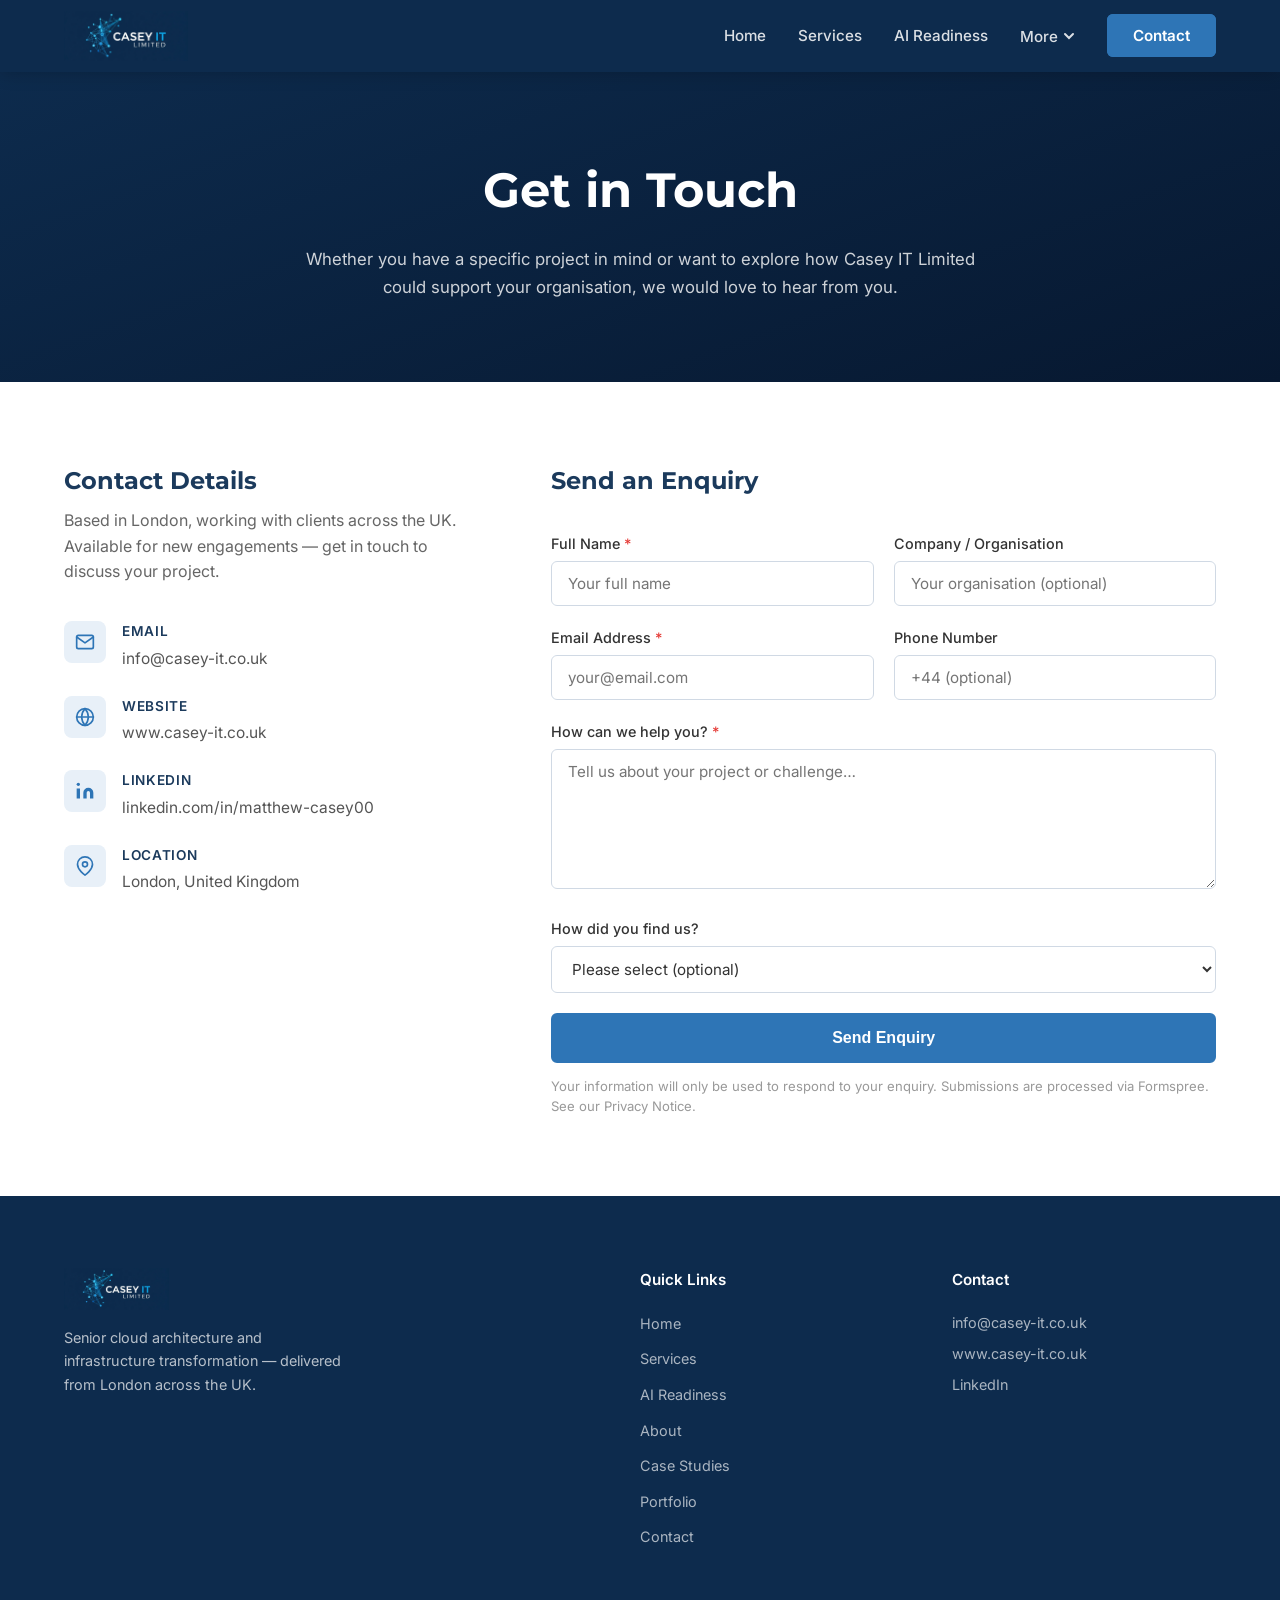
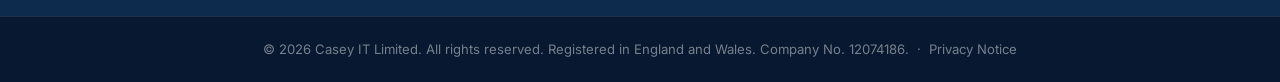
<file: contact.html>
<!DOCTYPE html>
<html lang="en">
<head>
  <meta charset="UTF-8" />
  <meta name="viewport" content="width=device-width, initial-scale=1.0" />
  <title>Contact — Casey IT Limited</title>
  <meta name="description" content="Get in touch with Casey IT Limited to discuss your cloud or infrastructure project. Based in London, working across the UK." />
  <!-- Open Graph -->
  <meta property="og:title" content="Contact — Casey IT Limited" />
  <meta property="og:description" content="Get in touch with Casey IT Limited to discuss your cloud or infrastructure project. Based in London, working across the UK." />
  <meta property="og:image" content="assets/logo.png" />
  <meta property="og:url" content="https://casey-it.co.uk/contact" />
  <meta property="og:type" content="website" />
  <link rel="icon" type="image/png" href="assets/logo.png" />
  <link rel="preconnect" href="https://fonts.googleapis.com" />
  <link rel="preconnect" href="https://fonts.gstatic.com" crossorigin />
  <link href="https://fonts.googleapis.com/css2?family=Inter:wght@400;500;600;700&family=Montserrat:wght@600;700&display=swap" rel="stylesheet" />
  <link rel="stylesheet" href="styles.css" />
</head>
<body>

  <!-- ======== NAVBAR ======== -->
  <nav class="navbar">
    <div class="nav-container">
      <a href="index.html" class="nav-brand">
        <img src="assets/logo.png" alt="Casey IT Limited" />
      </a>
      <button class="nav-toggle" id="navToggle" aria-label="Toggle navigation">
        <span></span><span></span><span></span>
      </button>
      <ul class="nav-links" id="navLinks">
        <li><a href="index.html">Home</a></li>
        <li><a href="services.html">Services</a></li>
        <li><a href="assessment.html">AI Readiness</a></li>
        <li class="nav-dropdown">
          <button class="nav-dropdown-toggle" aria-expanded="false" aria-haspopup="true">More <svg viewBox="0 0 12 12" fill="none" stroke="currentColor" stroke-width="2" stroke-linecap="round"><path d="M2 4l4 4 4-4"/></svg></button>
          <div class="nav-dropdown-menu">
            <a href="about.html">About</a>
            <a href="case-studies.html">Case Studies</a>
            <a href="portfolio.html">Portfolio</a>
          </div>
        </li>
        <li><a href="contact.html" class="btn-nav active">Contact</a></li>
      </ul>
    </div>
  </nav>

  <!-- ======== PAGE HERO ======== -->
  <section class="page-hero">
    <h1>Get in Touch</h1>
    <p>Whether you have a specific project in mind or want to explore how Casey IT Limited could support your organisation, we would love to hear from you.</p>
  </section>

  <!-- ======== CONTACT BODY ======== -->
  <section class="contact-body">
    <div class="container">
      <div class="contact-grid">

        <!-- Contact Info -->
        <div class="contact-info">
          <h2>Contact Details</h2>
          <p>Based in London, working with clients across the UK. Available for new engagements — get in touch to discuss your project.</p>

          <div class="contact-detail">
            <div class="contact-icon">
              <svg viewBox="0 0 24 24" fill="none" stroke="currentColor" stroke-width="2" stroke-linecap="round" stroke-linejoin="round">
                <path d="M4 4h16c1.1 0 2 .9 2 2v12c0 1.1-.9 2-2 2H4c-1.1 0-2-.9-2-2V6c0-1.1.9-2 2-2z"/>
                <polyline points="22,6 12,13 2,6"/>
              </svg>
            </div>
            <div>
              <h4>Email</h4>
              <a href="mailto:info@casey-it.co.uk">info@casey-it.co.uk</a>
            </div>
          </div>

          <div class="contact-detail">
            <div class="contact-icon">
              <svg viewBox="0 0 24 24" fill="none" stroke="currentColor" stroke-width="2" stroke-linecap="round" stroke-linejoin="round">
                <circle cx="12" cy="12" r="10"/>
                <line x1="2" y1="12" x2="22" y2="12"/>
                <path d="M12 2a15.3 15.3 0 0 1 4 10 15.3 15.3 0 0 1-4 10 15.3 15.3 0 0 1-4-10 15.3 15.3 0 0 1 4-10z"/>
              </svg>
            </div>
            <div>
              <h4>Website</h4>
              <a href="https://casey-it.co.uk" target="_blank" rel="noopener">www.casey-it.co.uk</a>
            </div>
          </div>

          <div class="contact-detail">
            <div class="contact-icon">
              <svg viewBox="0 0 24 24" fill="currentColor">
                <path d="M16 8a6 6 0 0 1 6 6v7h-4v-7a2 2 0 0 0-2-2 2 2 0 0 0-2 2v7h-4v-7a6 6 0 0 1 6-6z"/>
                <rect x="2" y="9" width="4" height="12"/><circle cx="4" cy="4" r="2"/>
              </svg>
            </div>
            <div>
              <h4>LinkedIn</h4>
              <a href="https://www.linkedin.com/in/matthew-casey00/" target="_blank" rel="noopener">linkedin.com/in/matthew-casey00</a>
            </div>
          </div>

          <div class="contact-detail">
            <div class="contact-icon">
              <svg viewBox="0 0 24 24" fill="none" stroke="currentColor" stroke-width="2" stroke-linecap="round" stroke-linejoin="round">
                <path d="M21 10c0 7-9 13-9 13s-9-6-9-13a9 9 0 0 1 18 0z"/>
                <circle cx="12" cy="10" r="3"/>
              </svg>
            </div>
            <div>
              <h4>Location</h4>
              <p>London, United Kingdom</p>
            </div>
          </div>

        </div>

        <!-- Contact Form -->
        <div class="contact-form-wrap">
          <h2>Send an Enquiry</h2>
          <!--
            FORMSPREE SETUP:
            1. Go to https://formspree.io and create a free account
            2. Create a new form and copy your form ID (e.g. xyzabcde)
            3. Replace YOUR_FORM_ID below with your actual form ID
            4. Formspree will handle submissions and email you the results
          -->
          <form action="https://formspree.io/f/YOUR_FORM_ID" method="POST" id="contactForm">

            <div class="form-row">
              <div class="form-group">
                <label for="fullName">Full Name <span style="color:#e53935;">*</span></label>
                <input type="text" id="fullName" name="fullName" required placeholder="Your full name" />
              </div>
              <div class="form-group">
                <label for="company">Company / Organisation</label>
                <input type="text" id="company" name="company" placeholder="Your organisation (optional)" />
              </div>
            </div>

            <div class="form-row">
              <div class="form-group">
                <label for="email">Email Address <span style="color:#e53935;">*</span></label>
                <input type="email" id="email" name="email" required placeholder="your@email.com" />
              </div>
              <div class="form-group">
                <label for="phone">Phone Number</label>
                <input type="tel" id="phone" name="phone" placeholder="+44 (optional)" />
              </div>
            </div>

            <div class="form-group">
              <label for="message">How can we help you? <span style="color:#e53935;">*</span></label>
              <textarea id="message" name="message" required placeholder="Tell us about your project or challenge…"></textarea>
            </div>

            <div class="form-group">
              <label for="source">How did you find us?</label>
              <select id="source" name="source">
                <option value="">Please select (optional)</option>
                <option value="Google">Google</option>
                <option value="LinkedIn">LinkedIn</option>
                <option value="Referral">Referral</option>
                <option value="Other">Other</option>
              </select>
            </div>

            <button type="submit" class="btn btn-primary" style="width:100%; justify-content:center;">Send Enquiry</button>

            <div id="successMsg" class="success-msg">
              Thank you for your enquiry. We will be in touch within one business day.
            </div>

            <p class="form-privacy">Your information will only be used to respond to your enquiry. Submissions are processed via Formspree. See our <a href="privacy.html" style="color:#999;">Privacy Notice</a>.</p>
          </form>
        </div>

      </div>
    </div>
  </section>

  <!-- ======== FOOTER ======== -->
  <footer>
    <div class="footer-grid">
      <div class="footer-brand">
        <img src="assets/logo.png" alt="Casey IT Limited" />
        <p>Senior cloud architecture and infrastructure transformation — delivered from London across the UK.</p>
      </div>
      <div class="footer-links">
        <h4>Quick Links</h4>
        <ul>
          <li><a href="index.html">Home</a></li>
          <li><a href="services.html">Services</a></li>
          <li><a href="assessment.html">AI Readiness</a></li>
          <li><a href="about.html">About</a></li>
          <li><a href="case-studies.html">Case Studies</a></li>
          <li><a href="portfolio.html">Portfolio</a></li>
          <li><a href="contact.html">Contact</a></li>
        </ul>
      </div>
      <div class="footer-contact">
        <h4>Contact</h4>
        <p><a href="mailto:info@casey-it.co.uk">info@casey-it.co.uk</a></p>
        <p><a href="https://casey-it.co.uk" target="_blank" rel="noopener">www.casey-it.co.uk</a></p>
        <p><a href="https://www.linkedin.com/in/matthew-casey00/" target="_blank" rel="noopener">LinkedIn</a></p>
      </div>
    </div>
    <div class="footer-bottom">
      <p>© 2026 Casey IT Limited. All rights reserved. Registered in England and Wales. Company No. 12074186. &nbsp;·&nbsp; <a href="privacy.html" style="color:rgba(255,255,255,0.45); text-decoration:none;" onmouseover="this.style.color='#fff'" onmouseout="this.style.color='rgba(255,255,255,0.45)'">Privacy Notice</a></p>
    </div>
  </footer>

  <script src="animations.js"></script>
  <script>
    // Mobile nav toggle
    const toggle = document.getElementById('navToggle');
    const navLinks = document.getElementById('navLinks');
    toggle.addEventListener('click', () => navLinks.classList.toggle('open'));

    // Show success message on form submit (Formspree handles the actual submission)
    const form = document.getElementById('contactForm');
    form.addEventListener('submit', function(e) {
      // If using Formspree AJAX, you can show the success message here.
      // By default, Formspree redirects to a thank-you page after submission.
      // To use AJAX instead, uncomment the block below and configure your form ID.
      /*
      e.preventDefault();
      const data = new FormData(form);
      fetch(form.action, {
        method: 'POST',
        body: data,
        headers: { 'Accept': 'application/json' }
      }).then(res => {
        if (res.ok) {
          form.reset();
          document.getElementById('successMsg').style.display = 'block';
        }
      });
      */
    });
  </script>
</body>
</html>
</file>
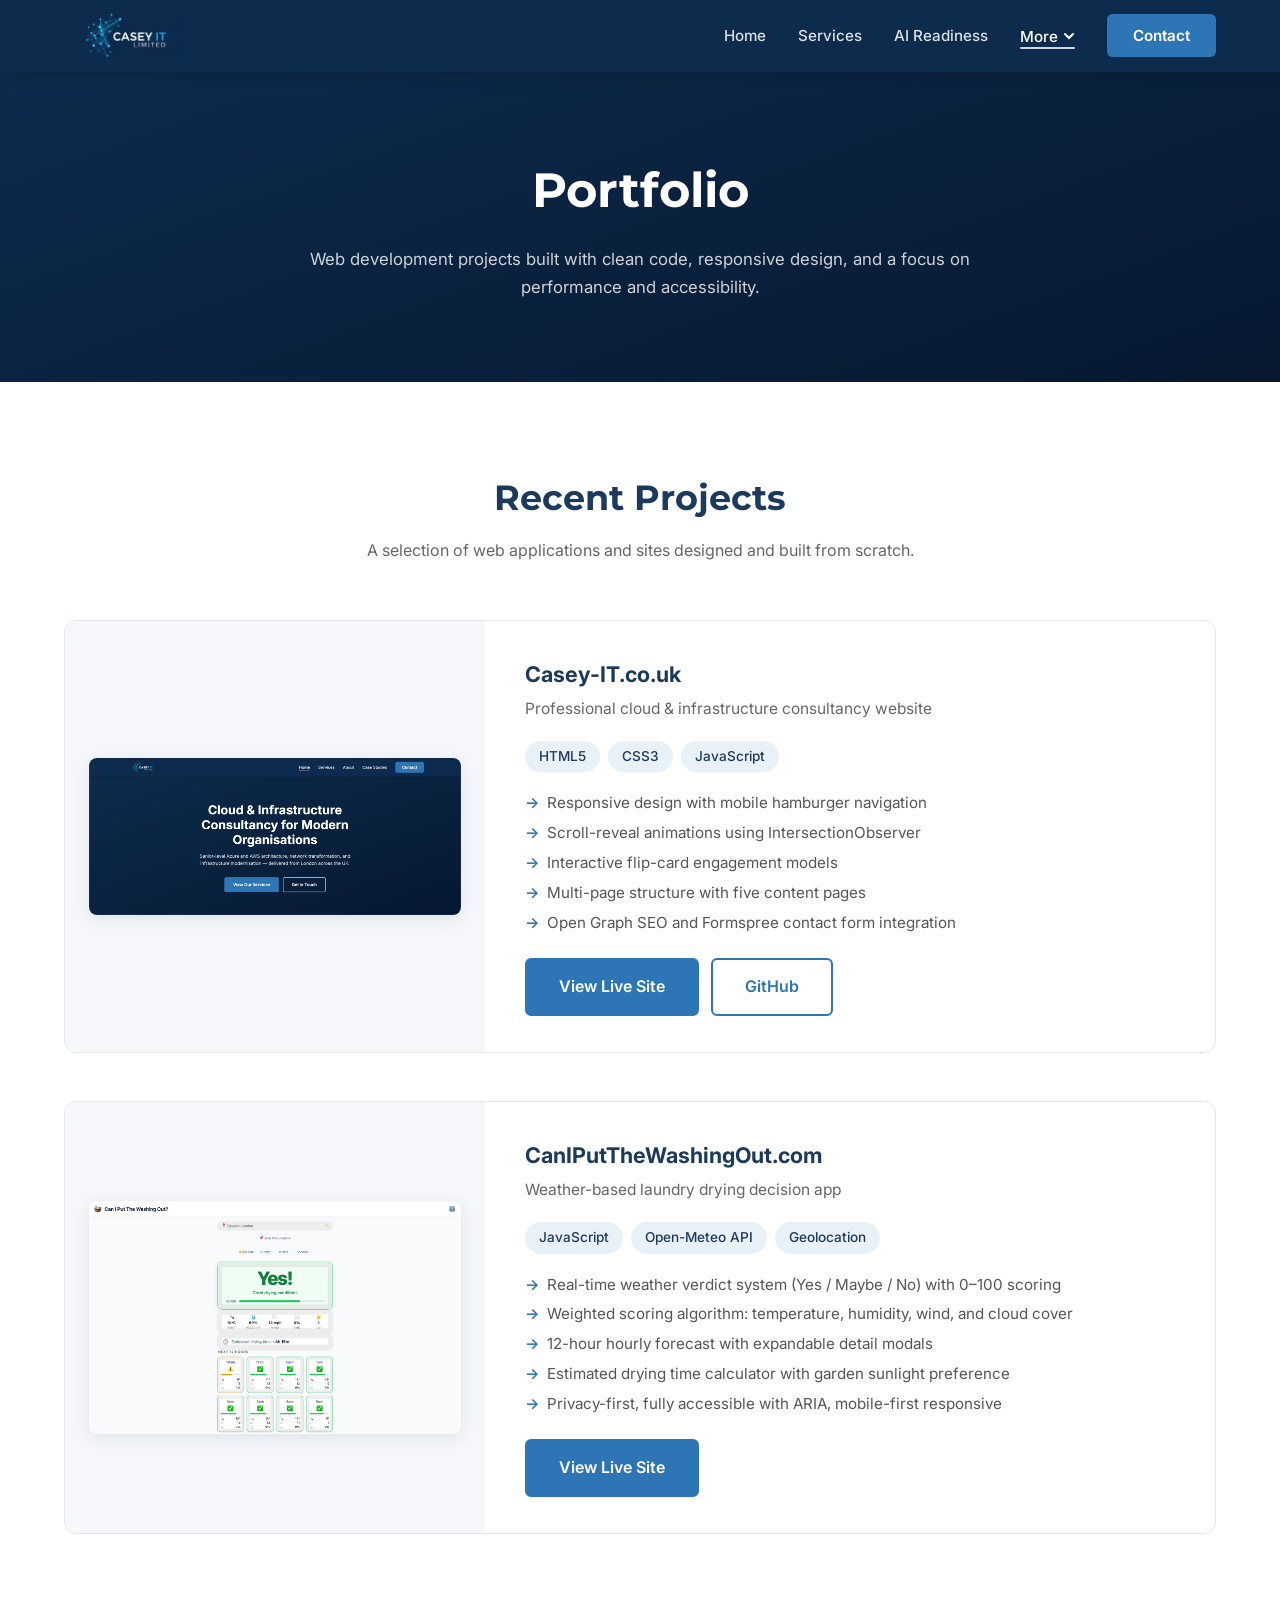
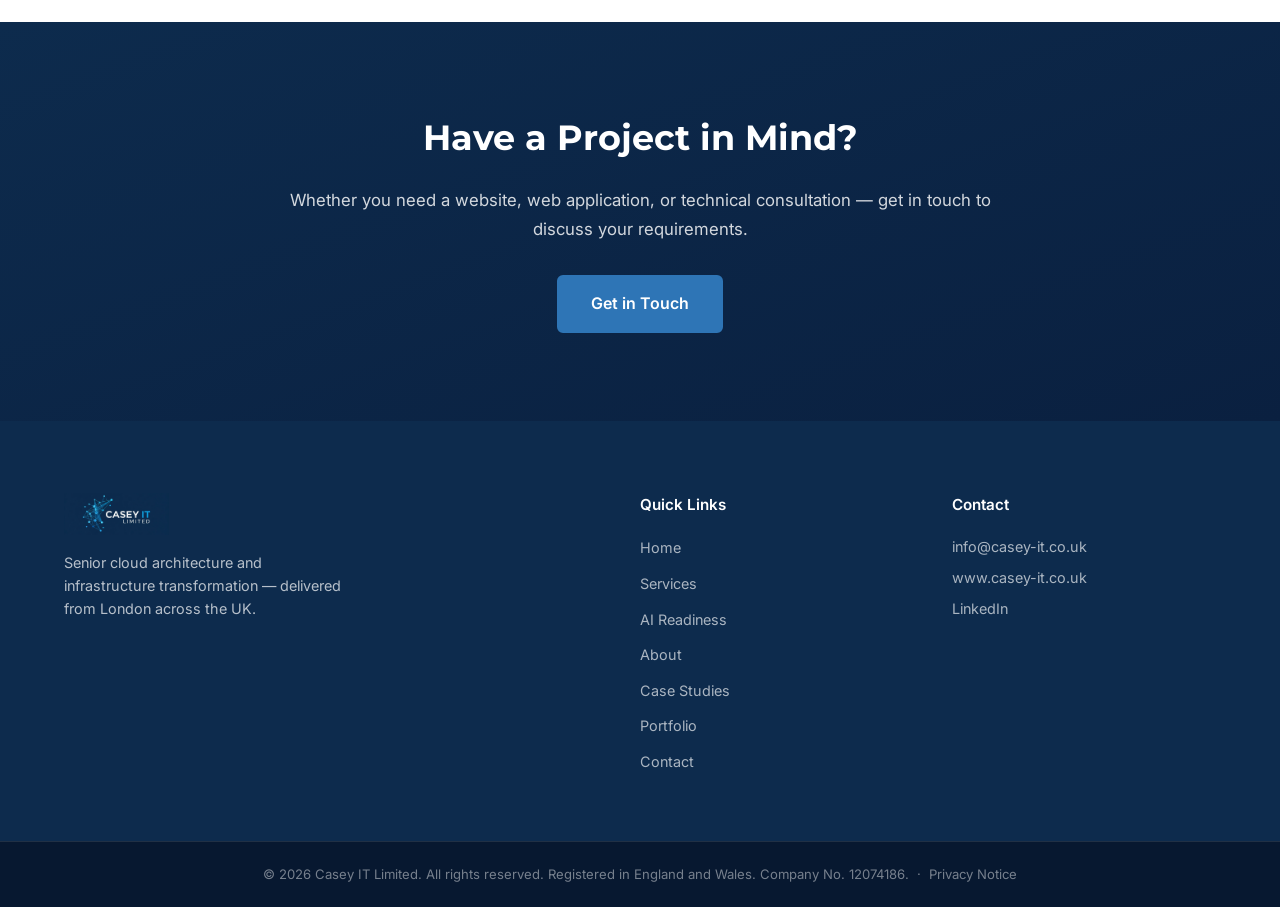
<file: portfolio.html>
<!DOCTYPE html>
<html lang="en">
<head>
  <meta charset="UTF-8" />
  <meta name="viewport" content="width=device-width, initial-scale=1.0" />
  <title>Portfolio — Casey IT Limited</title>
  <meta name="description" content="Web development portfolio from Casey IT Limited: responsive websites and web applications built with clean code, performance, and accessibility in mind." />
  <!-- Open Graph -->
  <meta property="og:title" content="Portfolio — Casey IT Limited" />
  <meta property="og:description" content="Web development portfolio from Casey IT Limited: responsive websites and web applications built with clean code, performance, and accessibility in mind." />
  <meta property="og:image" content="assets/logo.png" />
  <meta property="og:url" content="https://casey-it.co.uk/portfolio" />
  <meta property="og:type" content="website" />
  <link rel="icon" type="image/png" href="assets/logo.png" />
  <link rel="preconnect" href="https://fonts.googleapis.com" />
  <link rel="preconnect" href="https://fonts.gstatic.com" crossorigin />
  <link href="https://fonts.googleapis.com/css2?family=Inter:wght@400;500;600;700&family=Montserrat:wght@600;700&display=swap" rel="stylesheet" />
  <link rel="stylesheet" href="styles.css" />
</head>
<body>

  <!-- ======== NAVBAR ======== -->
  <nav class="navbar">
    <div class="nav-container">
      <a href="index.html" class="nav-brand">
        <img src="assets/logo.png" alt="Casey IT Limited" />
      </a>
      <button class="nav-toggle" id="navToggle" aria-label="Toggle navigation">
        <span></span><span></span><span></span>
      </button>
      <ul class="nav-links" id="navLinks">
        <li><a href="index.html">Home</a></li>
        <li><a href="services.html">Services</a></li>
        <li><a href="assessment.html">AI Readiness</a></li>
        <li class="nav-dropdown">
          <button class="nav-dropdown-toggle active" aria-expanded="false" aria-haspopup="true">More <svg viewBox="0 0 12 12" fill="none" stroke="currentColor" stroke-width="2" stroke-linecap="round"><path d="M2 4l4 4 4-4"/></svg></button>
          <div class="nav-dropdown-menu">
            <a href="about.html">About</a>
            <a href="case-studies.html">Case Studies</a>
            <a href="portfolio.html" class="active">Portfolio</a>
          </div>
        </li>
        <li><a href="contact.html" class="btn-nav">Contact</a></li>
      </ul>
    </div>
  </nav>

  <!-- ======== PAGE HERO ======== -->
  <section class="page-hero">
    <h1>Portfolio</h1>
    <p>Web development projects built with clean code, responsive design, and a focus on performance and accessibility.</p>
  </section>

  <!-- ======== PORTFOLIO ======== -->
  <section class="section">
    <div class="container">
      <div class="section-header">
        <h2>Recent Projects</h2>
        <p>A selection of web applications and sites designed and built from scratch.</p>
      </div>
      <div class="portfolio-grid">

        <!-- Project 1: Casey-IT.co.uk -->
        <div class="portfolio-card">
          <div class="portfolio-screenshot">
            <img src="assets/screenshot-casey-it.png" alt="Casey-IT.co.uk website screenshot" />
          </div>
          <div class="portfolio-content">
            <h3>Casey-IT.co.uk</h3>
            <p class="portfolio-subtitle">Professional cloud &amp; infrastructure consultancy website</p>
            <div class="portfolio-tags">
              <span>HTML5</span>
              <span>CSS3</span>
              <span>JavaScript</span>
            </div>
            <div class="portfolio-features">
              <ul>
                <li>Responsive design with mobile hamburger navigation</li>
                <li>Scroll-reveal animations using IntersectionObserver</li>
                <li>Interactive flip-card engagement models</li>
                <li>Multi-page structure with five content pages</li>
                <li>Open Graph SEO and Formspree contact form integration</li>
              </ul>
            </div>
            <div class="portfolio-links">
              <a href="https://casey-it.co.uk" target="_blank" rel="noopener" class="btn btn-primary">View Live Site</a>
              <a href="https://github.com/MattCasey246/casey-it-website" target="_blank" rel="noopener" class="btn btn-outline">GitHub</a>
            </div>
          </div>
        </div>

        <!-- Project 2: CanIPutTheWashingOut.com -->
        <div class="portfolio-card">
          <div class="portfolio-screenshot">
            <img src="assets/screenshot-washing-out.png" alt="CanIPutTheWashingOut.com app screenshot" />
          </div>
          <div class="portfolio-content">
            <h3>CanIPutTheWashingOut.com</h3>
            <p class="portfolio-subtitle">Weather-based laundry drying decision app</p>
            <div class="portfolio-tags">
              <span>JavaScript</span>
              <span>Open-Meteo API</span>
              <span>Geolocation</span>
            </div>
            <div class="portfolio-features">
              <ul>
                <li>Real-time weather verdict system (Yes / Maybe / No) with 0–100 scoring</li>
                <li>Weighted scoring algorithm: temperature, humidity, wind, and cloud cover</li>
                <li>12-hour hourly forecast with expandable detail modals</li>
                <li>Estimated drying time calculator with garden sunlight preference</li>
                <li>Privacy-first, fully accessible with ARIA, mobile-first responsive</li>
              </ul>
            </div>
            <div class="portfolio-links">
              <a href="https://caniputthewashingout.com" target="_blank" rel="noopener" class="btn btn-primary">View Live Site</a>
            </div>
          </div>
        </div>

      </div>
    </div>
  </section>

  <!-- ======== CTA ======== -->
  <section class="about-teaser">
    <h2>Have a Project in Mind?</h2>
    <p>Whether you need a website, web application, or technical consultation — get in touch to discuss your requirements.</p>
    <a href="contact.html" class="btn btn-primary">Get in Touch</a>
  </section>

  <!-- ======== FOOTER ======== -->
  <footer>
    <div class="footer-grid">
      <div class="footer-brand">
        <img src="assets/logo.png" alt="Casey IT Limited" />
        <p>Senior cloud architecture and infrastructure transformation — delivered from London across the UK.</p>
      </div>
      <div class="footer-links">
        <h4>Quick Links</h4>
        <ul>
          <li><a href="index.html">Home</a></li>
          <li><a href="services.html">Services</a></li>
          <li><a href="assessment.html">AI Readiness</a></li>
          <li><a href="about.html">About</a></li>
          <li><a href="case-studies.html">Case Studies</a></li>
          <li><a href="portfolio.html">Portfolio</a></li>
          <li><a href="contact.html">Contact</a></li>
        </ul>
      </div>
      <div class="footer-contact">
        <h4>Contact</h4>
        <p><a href="mailto:info@casey-it.co.uk">info@casey-it.co.uk</a></p>
        <p><a href="https://casey-it.co.uk" target="_blank" rel="noopener">www.casey-it.co.uk</a></p>
        <p><a href="https://www.linkedin.com/in/matthew-casey00/" target="_blank" rel="noopener">LinkedIn</a></p>
      </div>
    </div>
    <div class="footer-bottom">
      <p>© 2026 Casey IT Limited. All rights reserved. Registered in England and Wales. Company No. 12074186. &nbsp;·&nbsp; <a href="privacy.html" style="color:rgba(255,255,255,0.45); text-decoration:none;" onmouseover="this.style.color='#fff'" onmouseout="this.style.color='rgba(255,255,255,0.45)'">Privacy Notice</a></p>
    </div>
  </footer>

  <script src="animations.js"></script>
  <script>
    const toggle = document.getElementById('navToggle');
    const links = document.getElementById('navLinks');
    toggle.addEventListener('click', () => links.classList.toggle('open'));
  </script>
</body>
</html>
</file>
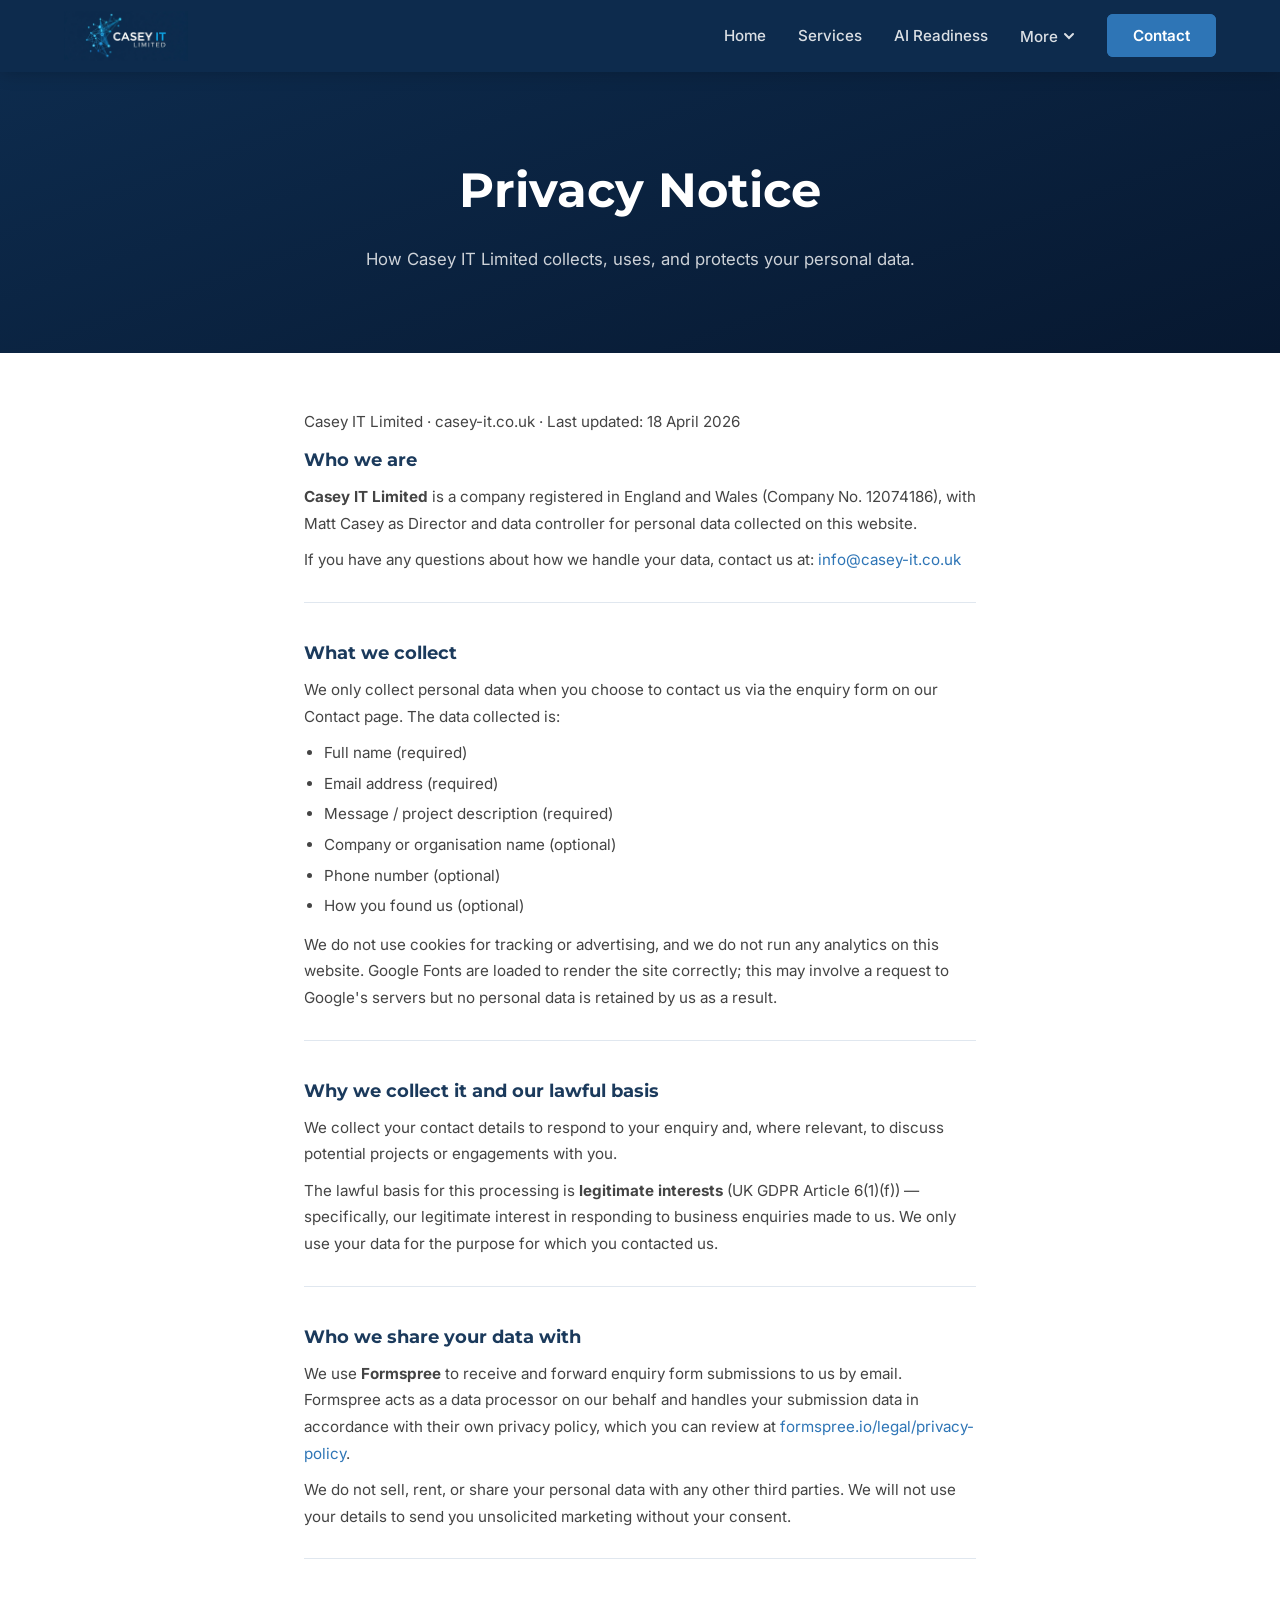
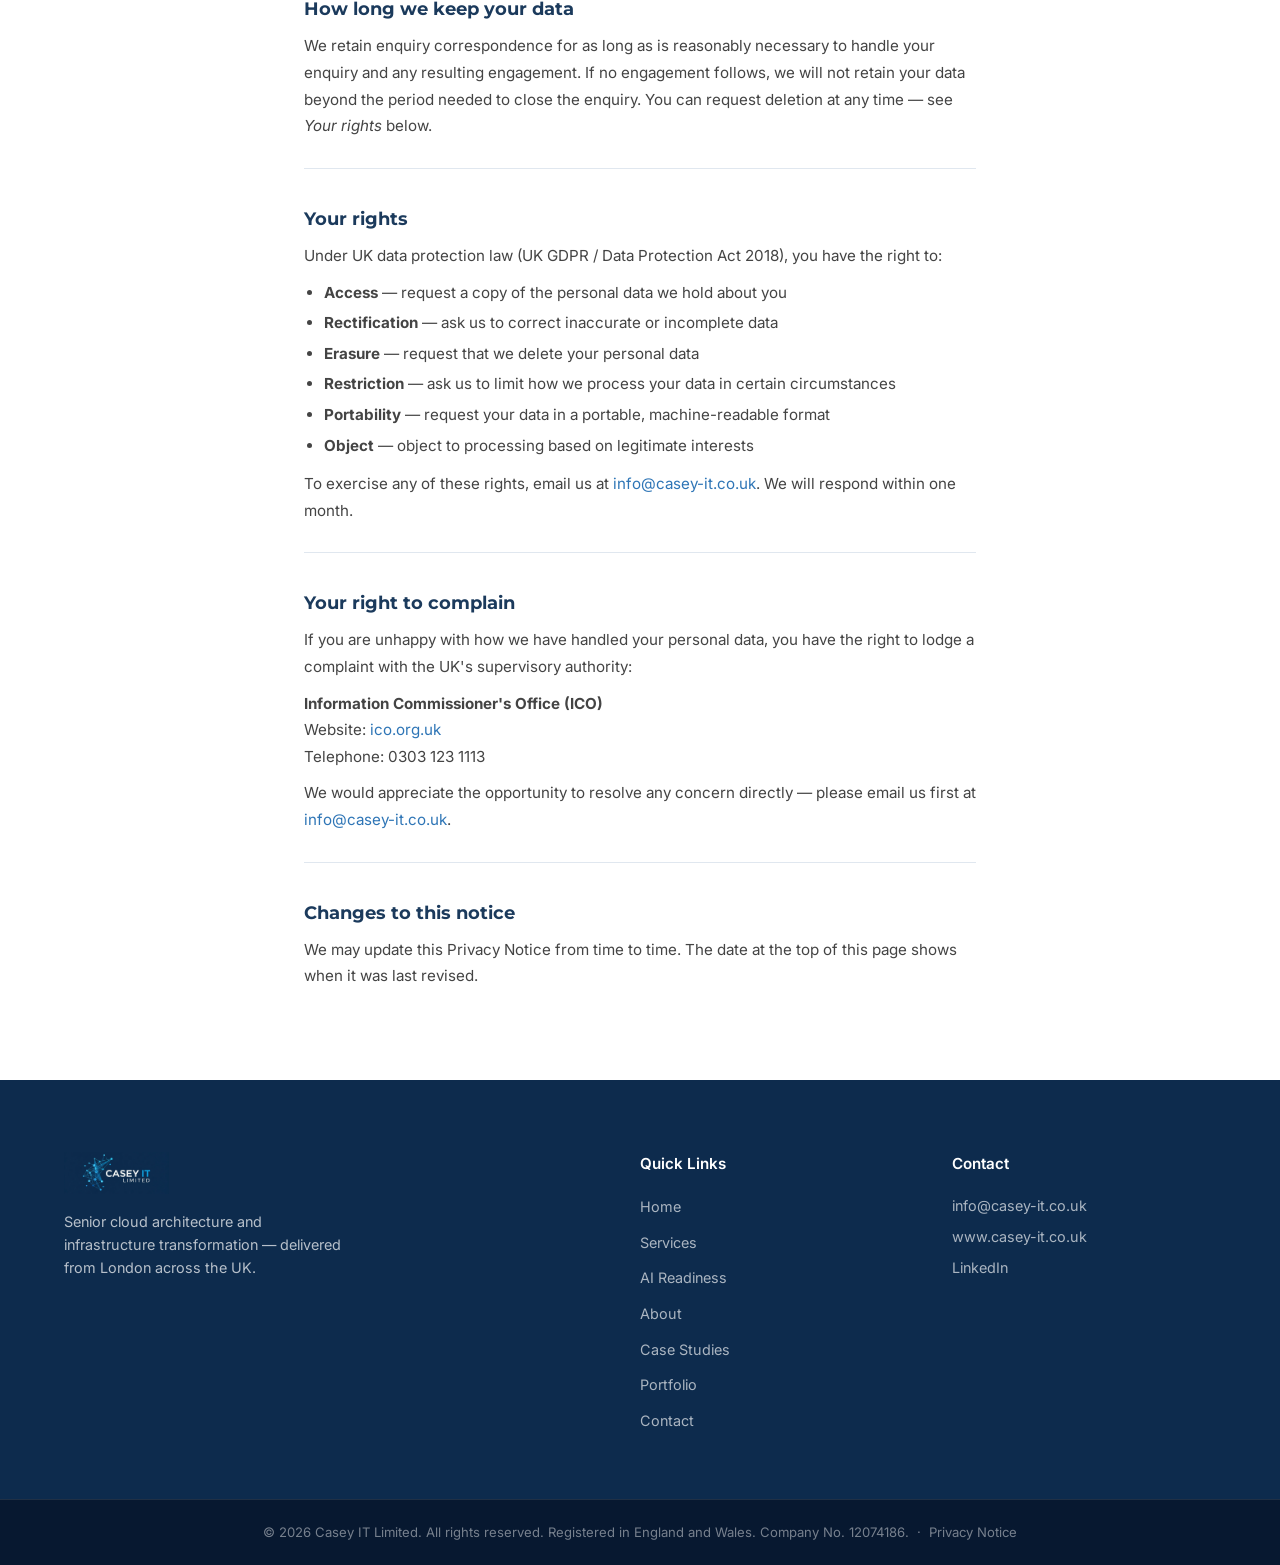
<file: privacy.html>
<!DOCTYPE html>
<html lang="en">
<head>
  <meta charset="UTF-8" />
  <meta name="viewport" content="width=device-width, initial-scale=1.0" />
  <title>Privacy Notice — Casey IT Limited</title>
  <meta name="description" content="Privacy Notice for Casey IT Limited. How we collect, use and protect your personal data." />
  <meta name="robots" content="noindex" />
  <!-- Favicon -->
  <link rel="icon" type="image/png" href="assets/logo.png" />
  <!-- Fonts -->
  <link rel="preconnect" href="https://fonts.googleapis.com" />
  <link rel="preconnect" href="https://fonts.gstatic.com" crossorigin />
  <link href="https://fonts.googleapis.com/css2?family=Inter:wght@400;500;600;700&family=Montserrat:wght@600;700&display=swap" rel="stylesheet" />
  <link rel="stylesheet" href="styles.css" />
  <style>
    .privacy-content {
      max-width: 720px;
      margin: 0 auto;
      padding: 56px 24px 80px;
    }
    .privacy-meta {
      font-size: 0.85rem;
      color: #999;
      margin-bottom: 40px;
    }
    .privacy-content h2 {
      font-size: 1.1rem;
      font-weight: 700;
      color: #1B3A5C;
      margin: 36px 0 10px;
    }
    .privacy-content h2:first-of-type { margin-top: 0; }
    .privacy-content p {
      font-size: 0.95rem;
      color: #444;
      line-height: 1.75;
      margin-bottom: 10px;
    }
    .privacy-content ul {
      margin: 8px 0 12px 20px;
      padding: 0;
    }
    .privacy-content ul li {
      font-size: 0.95rem;
      color: #444;
      line-height: 1.75;
      margin-bottom: 4px;
    }
    .privacy-content a { color: #2E75B6; }
    .privacy-content a:hover { text-decoration: underline; }
    .privacy-divider {
      border: none;
      border-top: 1px solid #E0E7EF;
      margin: 28px 0;
    }
    .privacy-back {
      display: inline-block;
      font-size: 0.88rem;
      color: #2E75B6;
      margin-bottom: 32px;
    }
    .privacy-back:hover { text-decoration: underline; }
  </style>
</head>
<body>

  <!-- ======== NAVBAR ======== -->
  <nav class="navbar">
    <div class="nav-container">
      <a href="index.html" class="nav-brand">
        <img src="assets/logo.png" alt="Casey IT Limited" />
      </a>
      <button class="nav-toggle" id="navToggle" aria-label="Toggle navigation">
        <span></span><span></span><span></span>
      </button>
      <ul class="nav-links" id="navLinks">
        <li><a href="index.html">Home</a></li>
        <li><a href="services.html">Services</a></li>
        <li><a href="assessment.html">AI Readiness</a></li>
        <li class="nav-dropdown">
          <button class="nav-dropdown-toggle" aria-expanded="false" aria-haspopup="true">More <svg viewBox="0 0 12 12" fill="none" stroke="currentColor" stroke-width="2" stroke-linecap="round"><path d="M2 4l4 4 4-4"/></svg></button>
          <div class="nav-dropdown-menu">
            <a href="about.html">About</a>
            <a href="case-studies.html">Case Studies</a>
            <a href="portfolio.html">Portfolio</a>
          </div>
        </li>
        <li><a href="contact.html" class="btn-nav">Contact</a></li>
      </ul>
    </div>
  </nav>

  <!-- ======== PAGE HERO ======== -->
  <section class="page-hero">
    <h1>Privacy Notice</h1>
    <p>How Casey IT Limited collects, uses, and protects your personal data.</p>
  </section>

  <!-- ======== CONTENT ======== -->
  <div class="privacy-content">

    <p class="privacy-meta">Casey IT Limited · casey-it.co.uk · Last updated: 18 April 2026</p>

    <h2>Who we are</h2>
    <p><strong>Casey IT Limited</strong> is a company registered in England and Wales (Company No. 12074186), with Matt Casey as Director and data controller for personal data collected on this website.</p>
    <p>If you have any questions about how we handle your data, contact us at: <a href="mailto:info@casey-it.co.uk">info@casey-it.co.uk</a></p>

    <hr class="privacy-divider">

    <h2>What we collect</h2>
    <p>We only collect personal data when you choose to contact us via the enquiry form on our Contact page. The data collected is:</p>
    <ul>
      <li>Full name (required)</li>
      <li>Email address (required)</li>
      <li>Message / project description (required)</li>
      <li>Company or organisation name (optional)</li>
      <li>Phone number (optional)</li>
      <li>How you found us (optional)</li>
    </ul>
    <p>We do not use cookies for tracking or advertising, and we do not run any analytics on this website. Google Fonts are loaded to render the site correctly; this may involve a request to Google's servers but no personal data is retained by us as a result.</p>

    <hr class="privacy-divider">

    <h2>Why we collect it and our lawful basis</h2>
    <p>We collect your contact details to respond to your enquiry and, where relevant, to discuss potential projects or engagements with you.</p>
    <p>The lawful basis for this processing is <strong>legitimate interests</strong> (UK GDPR Article 6(1)(f)) — specifically, our legitimate interest in responding to business enquiries made to us. We only use your data for the purpose for which you contacted us.</p>

    <hr class="privacy-divider">

    <h2>Who we share your data with</h2>
    <p>We use <strong>Formspree</strong> to receive and forward enquiry form submissions to us by email. Formspree acts as a data processor on our behalf and handles your submission data in accordance with their own privacy policy, which you can review at <a href="https://formspree.io/legal/privacy-policy" target="_blank" rel="noopener noreferrer">formspree.io/legal/privacy-policy</a>.</p>
    <p>We do not sell, rent, or share your personal data with any other third parties. We will not use your details to send you unsolicited marketing without your consent.</p>

    <hr class="privacy-divider">

    <h2>How long we keep your data</h2>
    <p>We retain enquiry correspondence for as long as is reasonably necessary to handle your enquiry and any resulting engagement. If no engagement follows, we will not retain your data beyond the period needed to close the enquiry. You can request deletion at any time — see <em>Your rights</em> below.</p>

    <hr class="privacy-divider">

    <h2>Your rights</h2>
    <p>Under UK data protection law (UK GDPR / Data Protection Act 2018), you have the right to:</p>
    <ul>
      <li><strong>Access</strong> — request a copy of the personal data we hold about you</li>
      <li><strong>Rectification</strong> — ask us to correct inaccurate or incomplete data</li>
      <li><strong>Erasure</strong> — request that we delete your personal data</li>
      <li><strong>Restriction</strong> — ask us to limit how we process your data in certain circumstances</li>
      <li><strong>Portability</strong> — request your data in a portable, machine-readable format</li>
      <li><strong>Object</strong> — object to processing based on legitimate interests</li>
    </ul>
    <p>To exercise any of these rights, email us at <a href="mailto:info@casey-it.co.uk">info@casey-it.co.uk</a>. We will respond within one month.</p>

    <hr class="privacy-divider">

    <h2>Your right to complain</h2>
    <p>If you are unhappy with how we have handled your personal data, you have the right to lodge a complaint with the UK's supervisory authority:</p>
    <p><strong>Information Commissioner's Office (ICO)</strong><br>
    Website: <a href="https://ico.org.uk" target="_blank" rel="noopener noreferrer">ico.org.uk</a><br>
    Telephone: 0303 123 1113</p>
    <p>We would appreciate the opportunity to resolve any concern directly — please email us first at <a href="mailto:info@casey-it.co.uk">info@casey-it.co.uk</a>.</p>

    <hr class="privacy-divider">

    <h2>Changes to this notice</h2>
    <p>We may update this Privacy Notice from time to time. The date at the top of this page shows when it was last revised.</p>

  </div>

  <!-- ======== FOOTER ======== -->
  <footer>
    <div class="footer-grid">
      <div class="footer-brand">
        <img src="assets/logo.png" alt="Casey IT Limited" />
        <p>Senior cloud architecture and infrastructure transformation — delivered from London across the UK.</p>
      </div>
      <div class="footer-links">
        <h4>Quick Links</h4>
        <ul>
          <li><a href="index.html">Home</a></li>
          <li><a href="services.html">Services</a></li>
          <li><a href="assessment.html">AI Readiness</a></li>
          <li><a href="about.html">About</a></li>
          <li><a href="case-studies.html">Case Studies</a></li>
          <li><a href="portfolio.html">Portfolio</a></li>
          <li><a href="contact.html">Contact</a></li>
        </ul>
      </div>
      <div class="footer-contact">
        <h4>Contact</h4>
        <p><a href="mailto:info@casey-it.co.uk">info@casey-it.co.uk</a></p>
        <p><a href="https://casey-it.co.uk" target="_blank" rel="noopener">www.casey-it.co.uk</a></p>
        <p><a href="https://www.linkedin.com/in/matthew-casey00/" target="_blank" rel="noopener">LinkedIn</a></p>
      </div>
    </div>
    <div class="footer-bottom">
      <p>© 2026 Casey IT Limited. All rights reserved. Registered in England and Wales. Company No. 12074186. &nbsp;·&nbsp; <a href="privacy.html" style="color:rgba(255,255,255,0.45); text-decoration:none;" onmouseover="this.style.color='#fff'" onmouseout="this.style.color='rgba(255,255,255,0.45)'">Privacy Notice</a></p>
    </div>
  </footer>

  <script src="animations.js"></script>
</body>
</html>
</file>
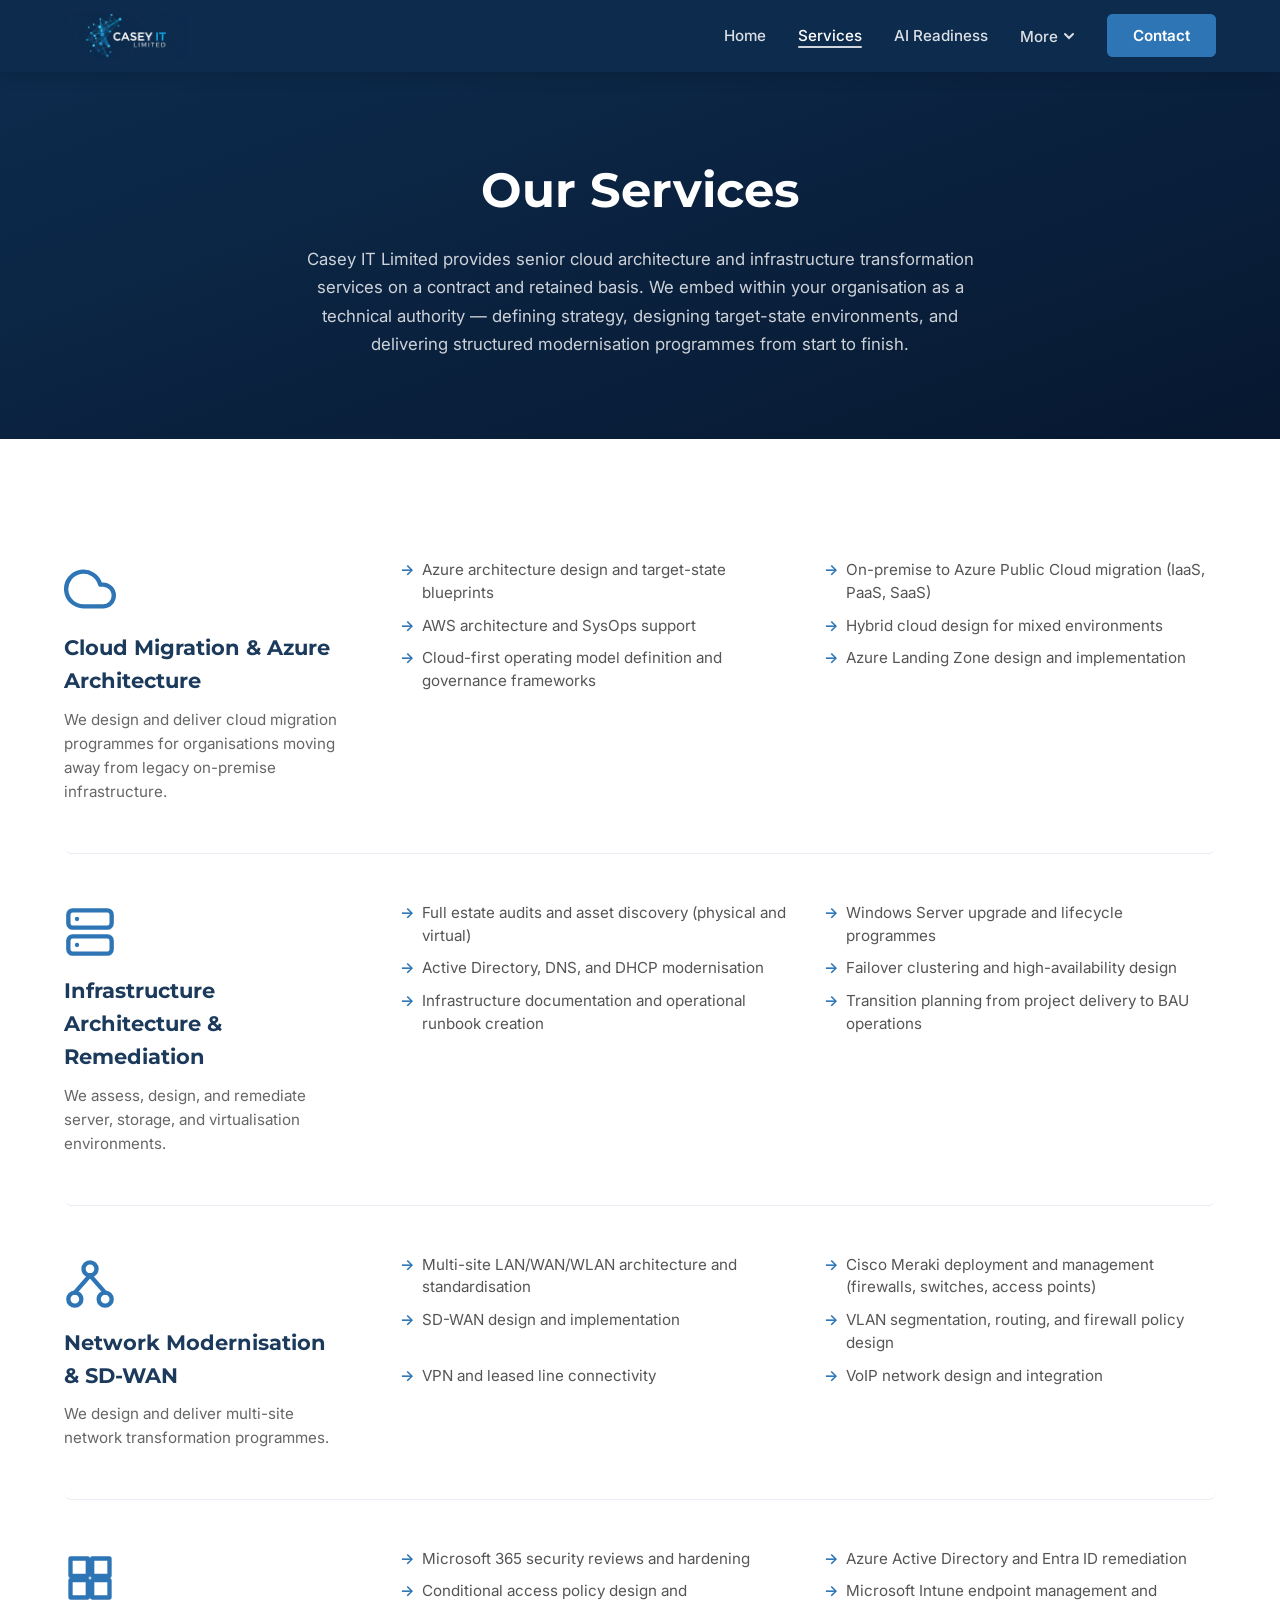
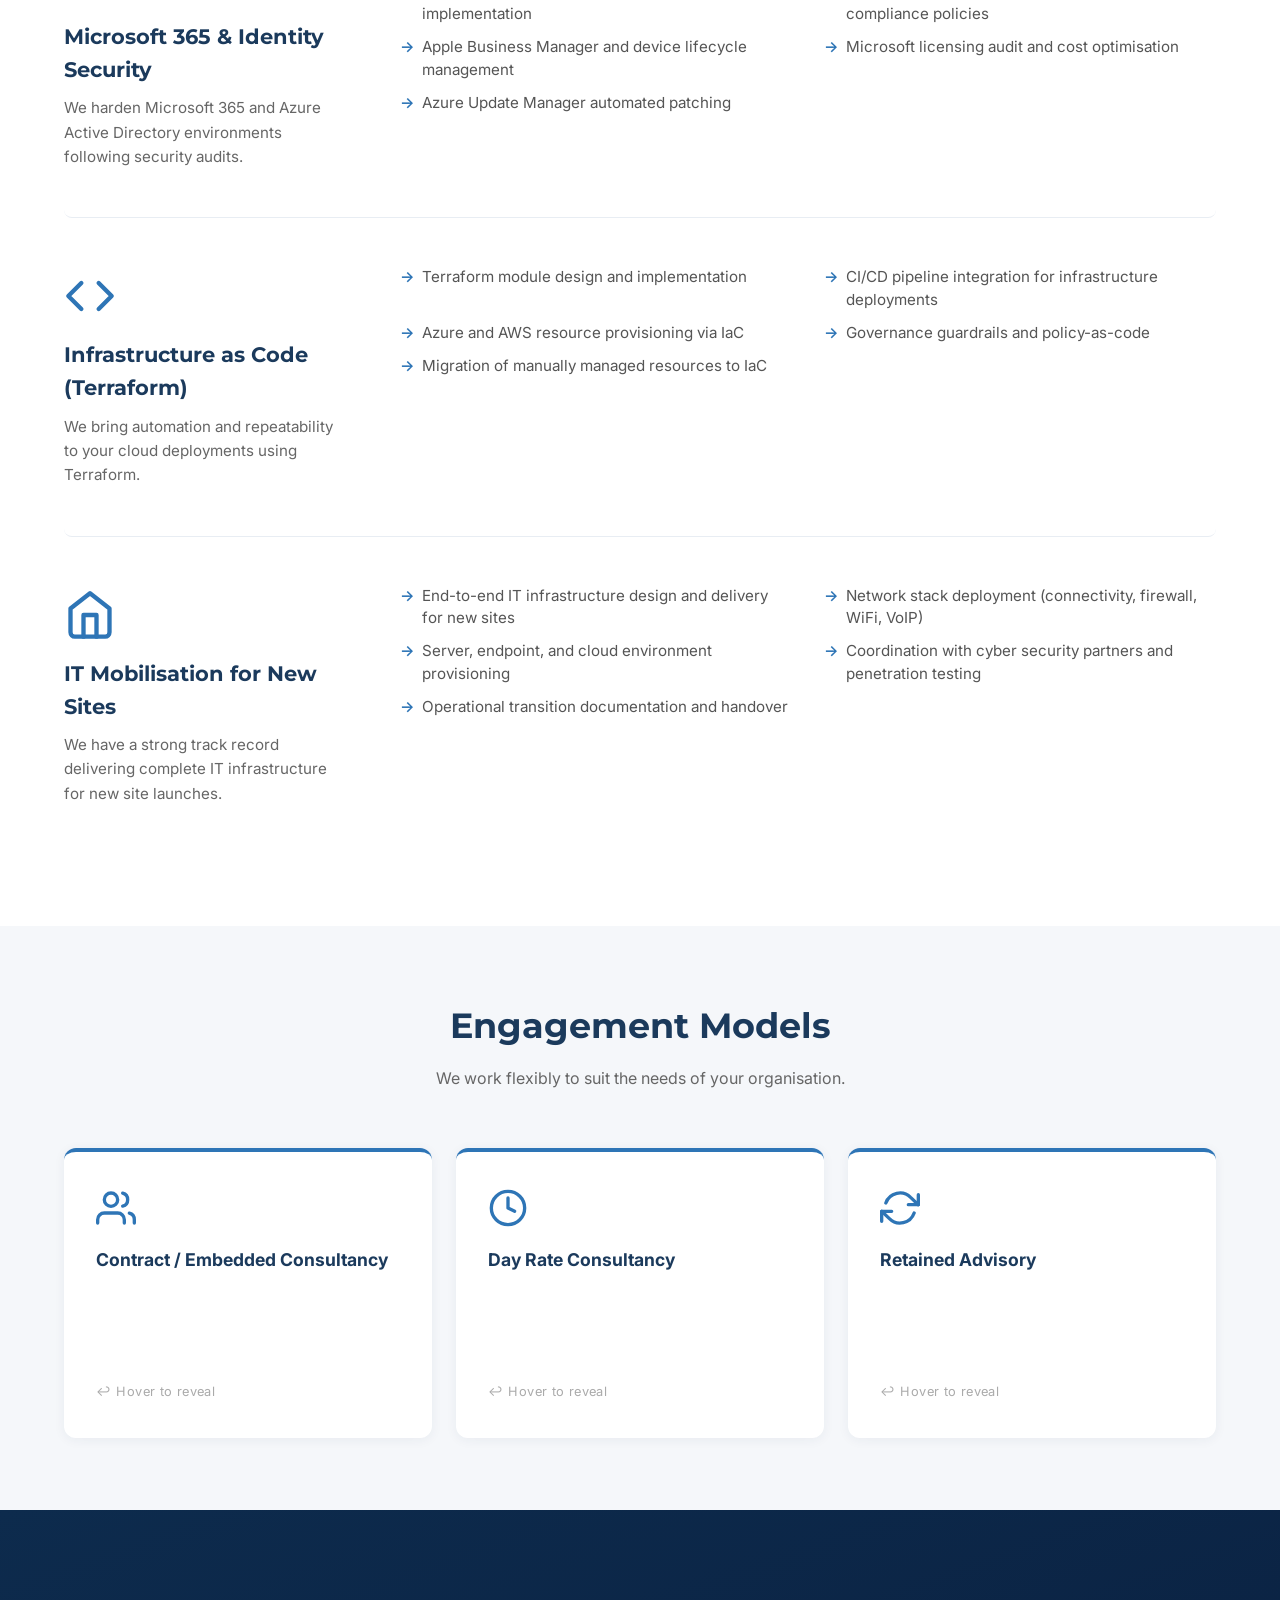
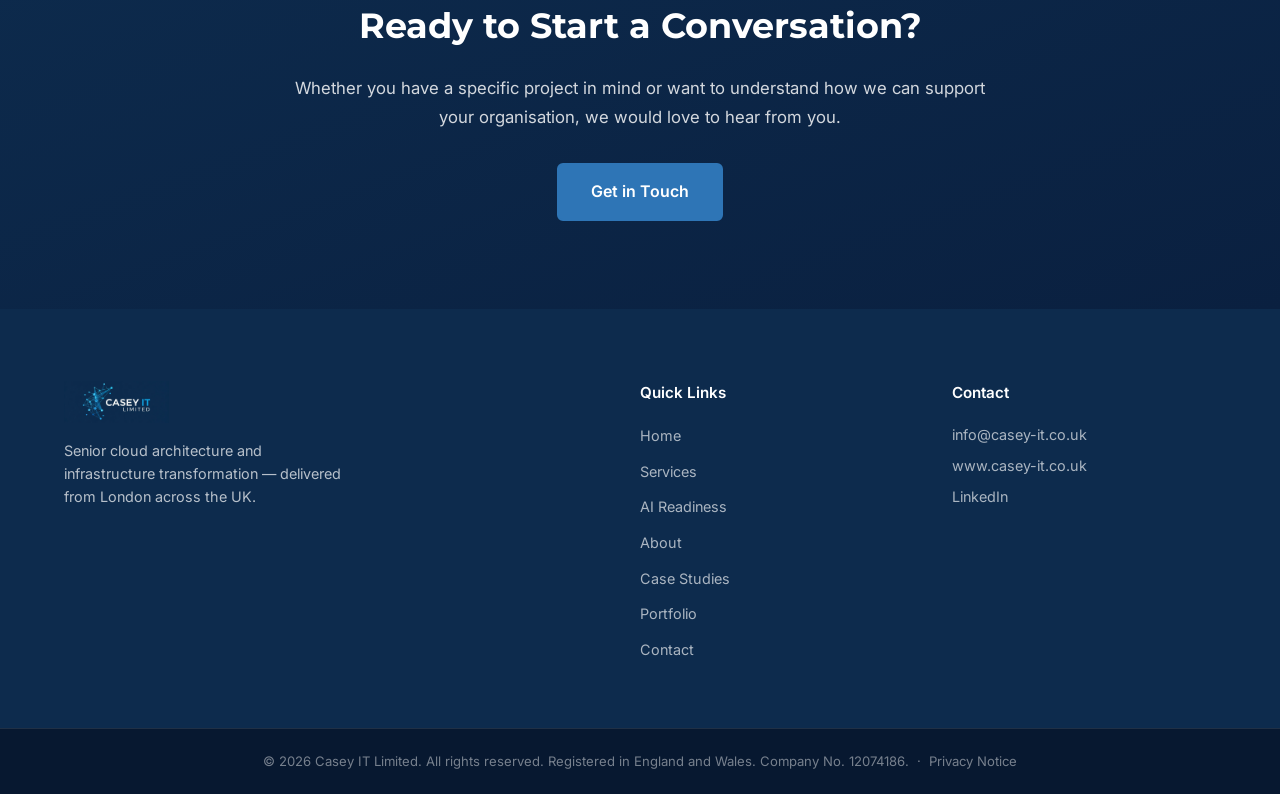
<file: services.html>
<!DOCTYPE html>
<html lang="en">
<head>
  <meta charset="UTF-8" />
  <meta name="viewport" content="width=device-width, initial-scale=1.0" />
  <title>Services — Casey IT Limited</title>
  <meta name="description" content="Expert cloud migration, infrastructure remediation, Cisco Meraki network design, Microsoft 365 security, and Terraform IaC – Casey IT Limited." />
  <!-- Open Graph -->
  <meta property="og:title" content="Services — Casey IT Limited" />
  <meta property="og:description" content="Expert cloud migration, infrastructure remediation, Cisco Meraki network design, Microsoft 365 security, and Terraform IaC – Casey IT Limited." />
  <meta property="og:image" content="assets/logo.png" />
  <meta property="og:url" content="https://casey-it.co.uk/services" />
  <meta property="og:type" content="website" />
  <link rel="icon" type="image/png" href="assets/logo.png" />
  <link rel="preconnect" href="https://fonts.googleapis.com" />
  <link rel="preconnect" href="https://fonts.gstatic.com" crossorigin />
  <link href="https://fonts.googleapis.com/css2?family=Inter:wght@400;500;600;700&family=Montserrat:wght@600;700&display=swap" rel="stylesheet" />
  <link rel="stylesheet" href="styles.css" />
</head>
<body>

  <!-- ======== NAVBAR ======== -->
  <nav class="navbar">
    <div class="nav-container">
      <a href="index.html" class="nav-brand">
        <img src="assets/logo.png" alt="Casey IT Limited" />
      </a>
      <button class="nav-toggle" id="navToggle" aria-label="Toggle navigation">
        <span></span><span></span><span></span>
      </button>
      <ul class="nav-links" id="navLinks">
        <li><a href="index.html">Home</a></li>
        <li><a href="services.html" class="active">Services</a></li>
        <li><a href="assessment.html">AI Readiness</a></li>
        <li class="nav-dropdown">
          <button class="nav-dropdown-toggle" aria-expanded="false" aria-haspopup="true">More <svg viewBox="0 0 12 12" fill="none" stroke="currentColor" stroke-width="2" stroke-linecap="round"><path d="M2 4l4 4 4-4"/></svg></button>
          <div class="nav-dropdown-menu">
            <a href="about.html">About</a>
            <a href="case-studies.html">Case Studies</a>
            <a href="portfolio.html">Portfolio</a>
          </div>
        </li>
        <li><a href="contact.html" class="btn-nav">Contact</a></li>
      </ul>
    </div>
  </nav>

  <!-- ======== PAGE HERO ======== -->
  <section class="page-hero">
    <h1>Our Services</h1>
    <p>Casey IT Limited provides senior cloud architecture and infrastructure transformation services on a contract and retained basis. We embed within your organisation as a technical authority — defining strategy, designing target-state environments, and delivering structured modernisation programmes from start to finish.</p>
  </section>

  <!-- ======== SERVICES LIST ======== -->
  <section class="services-list">
    <div class="container">

      <!-- Service 1: Cloud Migration -->
      <div class="service-block" id="cloud-migration">
        <div class="service-block-inner">
          <div class="service-block-label">
            <div class="block-icon">
              <svg viewBox="0 0 24 24" fill="none" stroke="currentColor" stroke-width="2" stroke-linecap="round" stroke-linejoin="round">
                <path d="M18 10h-1.26A8 8 0 1 0 9 20h9a5 5 0 0 0 0-10z"/>
              </svg>
            </div>
            <h2>Cloud Migration &amp; Azure Architecture</h2>
            <p>We design and deliver cloud migration programmes for organisations moving away from legacy on-premise infrastructure.</p>
          </div>
          <div class="service-block-content">
            <ul>
              <li>Azure architecture design and target-state blueprints</li>
              <li>On-premise to Azure Public Cloud migration (IaaS, PaaS, SaaS)</li>
              <li>AWS architecture and SysOps support</li>
              <li>Hybrid cloud design for mixed environments</li>
              <li>Cloud-first operating model definition and governance frameworks</li>
              <li>Azure Landing Zone design and implementation</li>
            </ul>
          </div>
        </div>
      </div>

      <!-- Service 2: Infrastructure -->
      <div class="service-block" id="infrastructure">
        <div class="service-block-inner">
          <div class="service-block-label">
            <div class="block-icon">
              <svg viewBox="0 0 24 24" fill="none" stroke="currentColor" stroke-width="2" stroke-linecap="round" stroke-linejoin="round">
                <rect x="2" y="2" width="20" height="8" rx="2"/><rect x="2" y="14" width="20" height="8" rx="2"/>
                <line x1="6" y1="6" x2="6.01" y2="6"/><line x1="6" y1="18" x2="6.01" y2="18"/>
              </svg>
            </div>
            <h2>Infrastructure Architecture &amp; Remediation</h2>
            <p>We assess, design, and remediate server, storage, and virtualisation environments.</p>
          </div>
          <div class="service-block-content">
            <ul>
              <li>Full estate audits and asset discovery (physical and virtual)</li>
              <li>Windows Server upgrade and lifecycle programmes</li>
              <li>Active Directory, DNS, and DHCP modernisation</li>
              <li>Failover clustering and high-availability design</li>
              <li>Infrastructure documentation and operational runbook creation</li>
              <li>Transition planning from project delivery to BAU operations</li>
            </ul>
          </div>
        </div>
      </div>

      <!-- Service 3: Network -->
      <div class="service-block" id="network">
        <div class="service-block-inner">
          <div class="service-block-label">
            <div class="block-icon">
              <svg viewBox="0 0 24 24" fill="none" stroke="currentColor" stroke-width="2" stroke-linecap="round" stroke-linejoin="round">
                <circle cx="12" cy="5" r="3"/><circle cx="5" cy="19" r="3"/><circle cx="19" cy="19" r="3"/>
                <line x1="12" y1="8" x2="5" y2="16"/><line x1="12" y1="8" x2="19" y2="16"/>
              </svg>
            </div>
            <h2>Network Modernisation &amp; SD-WAN</h2>
            <p>We design and deliver multi-site network transformation programmes.</p>
          </div>
          <div class="service-block-content">
            <ul>
              <li>Multi-site LAN/WAN/WLAN architecture and standardisation</li>
              <li>Cisco Meraki deployment and management (firewalls, switches, access points)</li>
              <li>SD-WAN design and implementation</li>
              <li>VLAN segmentation, routing, and firewall policy design</li>
              <li>VPN and leased line connectivity</li>
              <li>VoIP network design and integration</li>
            </ul>
          </div>
        </div>
      </div>

      <!-- Service 4: M365 -->
      <div class="service-block" id="m365">
        <div class="service-block-inner">
          <div class="service-block-label">
            <div class="block-icon">
              <svg viewBox="0 0 24 24" fill="none" stroke="currentColor" stroke-width="2" stroke-linecap="round" stroke-linejoin="round">
                <rect x="3" y="3" width="8" height="8"/><rect x="13" y="3" width="8" height="8"/>
                <rect x="3" y="13" width="8" height="8"/><rect x="13" y="13" width="8" height="8"/>
              </svg>
            </div>
            <h2>Microsoft 365 &amp; Identity Security</h2>
            <p>We harden Microsoft 365 and Azure Active Directory environments following security audits.</p>
          </div>
          <div class="service-block-content">
            <ul>
              <li>Microsoft 365 security reviews and hardening</li>
              <li>Azure Active Directory and Entra ID remediation</li>
              <li>Conditional access policy design and implementation</li>
              <li>Microsoft Intune endpoint management and compliance policies</li>
              <li>Apple Business Manager and device lifecycle management</li>
              <li>Microsoft licensing audit and cost optimisation</li>
              <li>Azure Update Manager automated patching</li>
            </ul>
          </div>
        </div>
      </div>

      <!-- Service 5: IaC -->
      <div class="service-block" id="iac">
        <div class="service-block-inner">
          <div class="service-block-label">
            <div class="block-icon">
              <svg viewBox="0 0 24 24" fill="none" stroke="currentColor" stroke-width="2" stroke-linecap="round" stroke-linejoin="round">
                <polyline points="16 18 22 12 16 6"/><polyline points="8 6 2 12 8 18"/>
              </svg>
            </div>
            <h2>Infrastructure as Code (Terraform)</h2>
            <p>We bring automation and repeatability to your cloud deployments using Terraform.</p>
          </div>
          <div class="service-block-content">
            <ul>
              <li>Terraform module design and implementation</li>
              <li>CI/CD pipeline integration for infrastructure deployments</li>
              <li>Azure and AWS resource provisioning via IaC</li>
              <li>Governance guardrails and policy-as-code</li>
              <li>Migration of manually managed resources to IaC</li>
            </ul>
          </div>
        </div>
      </div>

      <!-- Service 6: Mobilisation -->
      <div class="service-block" id="mobilisation">
        <div class="service-block-inner">
          <div class="service-block-label">
            <div class="block-icon">
              <svg viewBox="0 0 24 24" fill="none" stroke="currentColor" stroke-width="2" stroke-linecap="round" stroke-linejoin="round">
                <path d="M3 9l9-7 9 7v11a2 2 0 0 1-2 2H5a2 2 0 0 1-2-2z"/>
                <polyline points="9 22 9 12 15 12 15 22"/>
              </svg>
            </div>
            <h2>IT Mobilisation for New Sites</h2>
            <p>We have a strong track record delivering complete IT infrastructure for new site launches.</p>
          </div>
          <div class="service-block-content">
            <ul>
              <li>End-to-end IT infrastructure design and delivery for new sites</li>
              <li>Network stack deployment (connectivity, firewall, WiFi, VoIP)</li>
              <li>Server, endpoint, and cloud environment provisioning</li>
              <li>Coordination with cyber security partners and penetration testing</li>
              <li>Operational transition documentation and handover</li>
            </ul>
          </div>
        </div>
      </div>

    </div>
  </section>

  <!-- ======== ENGAGEMENT MODELS ======== -->
  <section class="engagement-section">
    <div class="container">
      <div class="section-header">
        <h2>Engagement Models</h2>
        <p>We work flexibly to suit the needs of your organisation.</p>
      </div>
      <div class="engagement-grid">

        <div class="engagement-card">
          <div class="flip-card-inner">
            <div class="flip-card-front">
              <div class="flip-icon">
                <svg viewBox="0 0 24 24" fill="none" stroke="currentColor" stroke-width="2" stroke-linecap="round" stroke-linejoin="round">
                  <path d="M17 21v-2a4 4 0 0 0-4-4H5a4 4 0 0 0-4 4v2"/>
                  <circle cx="9" cy="7" r="4"/>
                  <path d="M23 21v-2a4 4 0 0 0-3-3.87"/>
                  <path d="M16 3.13a4 4 0 0 1 0 7.75"/>
                </svg>
              </div>
              <h3>Contract / Embedded Consultancy</h3>
              <div class="flip-hint"><span>↩</span> Hover to reveal</div>
            </div>
            <div class="flip-card-back">
              <h3>Contract / Embedded Consultancy</h3>
              <p>We operate as an embedded architecture lead within your team for the duration of a project or programme.</p>
              <a href="contact.html" class="btn-flip">Discuss a Contract →</a>
            </div>
          </div>
        </div>

        <div class="engagement-card">
          <div class="flip-card-inner">
            <div class="flip-card-front">
              <div class="flip-icon">
                <svg viewBox="0 0 24 24" fill="none" stroke="currentColor" stroke-width="2" stroke-linecap="round" stroke-linejoin="round">
                  <circle cx="12" cy="12" r="10"/>
                  <polyline points="12 6 12 12 16 14"/>
                </svg>
              </div>
              <h3>Day Rate Consultancy</h3>
              <div class="flip-hint"><span>↩</span> Hover to reveal</div>
            </div>
            <div class="flip-card-back">
              <h3>Day Rate Consultancy</h3>
              <p>Flexible engagement for assessments, reviews, design workshops, or short-term delivery.</p>
              <a href="contact.html" class="btn-flip">Book a Day Rate →</a>
            </div>
          </div>
        </div>

        <div class="engagement-card">
          <div class="flip-card-inner">
            <div class="flip-card-front">
              <div class="flip-icon">
                <svg viewBox="0 0 24 24" fill="none" stroke="currentColor" stroke-width="2" stroke-linecap="round" stroke-linejoin="round">
                  <polyline points="23 4 23 10 17 10"/>
                  <polyline points="1 20 1 14 7 14"/>
                  <path d="M3.51 9a9 9 0 0 1 14.85-3.36L23 10M1 14l4.64 4.36A9 9 0 0 0 20.49 15"/>
                </svg>
              </div>
              <h3>Retained Advisory</h3>
              <div class="flip-hint"><span>↩</span> Hover to reveal</div>
            </div>
            <div class="flip-card-back">
              <h3>Retained Advisory</h3>
              <p>Ongoing access to senior cloud and infrastructure expertise on a part-time retained basis. Suitable for growing businesses that need a fractional CTO or Infrastructure Architect.</p>
              <a href="contact.html" class="btn-flip">Explore Advisory →</a>
            </div>
          </div>
        </div>

      </div>
    </div>
  </section>

  <!-- ======== CTA ======== -->
  <section class="about-teaser">
    <h2>Ready to Start a Conversation?</h2>
    <p>Whether you have a specific project in mind or want to understand how we can support your organisation, we would love to hear from you.</p>
    <a href="contact.html" class="btn btn-primary">Get in Touch</a>
  </section>

  <!-- ======== FOOTER ======== -->
  <footer>
    <div class="footer-grid">
      <div class="footer-brand">
        <img src="assets/logo.png" alt="Casey IT Limited" />
        <p>Senior cloud architecture and infrastructure transformation — delivered from London across the UK.</p>
      </div>
      <div class="footer-links">
        <h4>Quick Links</h4>
        <ul>
          <li><a href="index.html">Home</a></li>
          <li><a href="services.html">Services</a></li>
          <li><a href="assessment.html">AI Readiness</a></li>
          <li><a href="about.html">About</a></li>
          <li><a href="case-studies.html">Case Studies</a></li>
          <li><a href="portfolio.html">Portfolio</a></li>
          <li><a href="contact.html">Contact</a></li>
        </ul>
      </div>
      <div class="footer-contact">
        <h4>Contact</h4>
        <p><a href="mailto:info@casey-it.co.uk">info@casey-it.co.uk</a></p>
        <p><a href="https://casey-it.co.uk" target="_blank" rel="noopener">www.casey-it.co.uk</a></p>
        <p><a href="https://www.linkedin.com/in/matthew-casey00/" target="_blank" rel="noopener">LinkedIn</a></p>
      </div>
    </div>
    <div class="footer-bottom">
      <p>© 2026 Casey IT Limited. All rights reserved. Registered in England and Wales. Company No. 12074186. &nbsp;·&nbsp; <a href="privacy.html" style="color:rgba(255,255,255,0.45); text-decoration:none;" onmouseover="this.style.color='#fff'" onmouseout="this.style.color='rgba(255,255,255,0.45)'">Privacy Notice</a></p>
    </div>
  </footer>

  <script src="animations.js"></script>
  <script>
    const toggle = document.getElementById('navToggle');
    const links = document.getElementById('navLinks');
    toggle.addEventListener('click', () => links.classList.toggle('open'));
  </script>
</body>
</html>
</file>
<file: styles.css>
/* ============================================================
   Casey IT Limited — Global Stylesheet
   Primary: #1B3A5C (dark navy) | Accent: #2E75B6 (mid blue) on light, #5BAAEB on dark
   Fonts: Inter (body), Montserrat (display headings) — Google Fonts
   ============================================================ */

/* ---- Reset & Base ---- */
*, *::before, *::after { box-sizing: border-box; margin: 0; padding: 0; }
html { scroll-behavior: smooth; background: #071830; }
body { font-family: 'Inter', sans-serif; color: #333; line-height: 1.6; background: #fff; }
h1, h2 { font-family: 'Montserrat', 'Inter', sans-serif; }
img { max-width: 100%; height: auto; display: block; }
a { color: #2E75B6; text-decoration: none; }
a:hover { text-decoration: underline; }

/* ---- Container ---- */
.container { max-width: 1200px; margin: 0 auto; padding: 0 24px; }

/* ---- Buttons ---- */
.btn {
  display: inline-block; padding: 14px 32px; border-radius: 6px;
  font-size: 1rem; font-weight: 600; cursor: pointer;
  transition: all 0.2s ease; border: 2px solid transparent;
}
.btn-primary { background: #2E75B6; color: #fff; border-color: #2E75B6; }
.btn-primary:hover { background: #1a5c96; border-color: #1a5c96; text-decoration: none; color: #fff; }
.btn-secondary { background: transparent; color: #fff; border-color: rgba(255,255,255,0.7); }
.btn-secondary:hover { background: rgba(255,255,255,0.12); text-decoration: none; color: #fff; border-color: #fff; }

/* ---- Navbar ---- */
.navbar {
  position: sticky; top: 0; z-index: 1000;
  background: #0D2B4D;
  box-shadow: 0 2px 16px rgba(0,0,0,0.18);
}
.nav-container {
  display: flex; align-items: center; justify-content: space-between;
  max-width: 1200px; margin: 0 auto; padding: 0 24px; height: 72px;
}
.nav-brand img { height: 50px; width: auto; }
.nav-links {
  display: flex; align-items: center; gap: 32px; list-style: none;
}
.nav-links a {
  color: rgba(255,255,255,0.85); font-weight: 500; font-size: 0.95rem; transition: color 0.2s;
}
.nav-links a:hover { color: #fff; text-decoration: none; }
.nav-links a.active { color: #fff; }
.nav-links .btn-nav {
  background: #2E75B6; color: #fff; padding: 10px 24px;
  border-radius: 6px; font-weight: 600; border: 2px solid #2E75B6;
}
.nav-links .btn-nav:hover { background: #1a5c96; border-color: #1a5c96; color: #fff; }
.nav-toggle {
  display: none; flex-direction: column; gap: 5px;
  background: none; border: none; cursor: pointer; padding: 4px;
}
.nav-toggle span { width: 24px; height: 2px; background: #fff; border-radius: 2px; transition: all 0.3s; }

/* ---- Nav Dropdown ---- */
.nav-dropdown { position: relative; }
.nav-dropdown-toggle {
  color: rgba(255,255,255,0.85); font-weight: 500; font-size: 0.95rem;
  cursor: pointer; background: none; border: none; font-family: 'Inter', sans-serif;
  display: flex; align-items: center; gap: 5px; padding: 0; transition: color 0.2s;
}
.nav-dropdown-toggle:hover { color: #fff; }
.nav-dropdown-toggle.active { color: #fff; }
.nav-dropdown-toggle svg {
  width: 12px; height: 12px; transition: transform 0.25s ease;
}
.nav-dropdown:hover .nav-dropdown-toggle svg,
.nav-dropdown.open .nav-dropdown-toggle svg { transform: rotate(180deg); }
.nav-dropdown-menu {
  position: absolute; top: calc(100% + 12px); left: 50%; transform: translateX(-50%);
  background: #0D2B4D; border: 1px solid rgba(255,255,255,0.12);
  border-radius: 8px; padding: 8px 0; min-width: 190px;
  box-shadow: 0 8px 32px rgba(0,0,0,0.3);
  opacity: 0; visibility: hidden; transition: opacity 0.2s, visibility 0.2s, transform 0.2s;
  transform: translateX(-50%) translateY(4px);
}
.nav-dropdown:hover .nav-dropdown-menu,
.nav-dropdown.open .nav-dropdown-menu {
  opacity: 1; visibility: visible; transform: translateX(-50%) translateY(0);
}
.nav-dropdown-menu a {
  display: block; padding: 10px 20px; color: rgba(255,255,255,0.75);
  font-size: 0.9rem; font-weight: 500; transition: background 0.15s, color 0.15s;
  white-space: nowrap;
}
.nav-dropdown-menu a:hover { background: rgba(255,255,255,0.08); color: #fff; text-decoration: none; }
.nav-dropdown-menu a.active { color: #fff; background: rgba(46,117,182,0.25); }

/* ---- Hero ---- */
.hero {
  background: linear-gradient(160deg, #0D2B4D 0%, #071830 100%);
  padding: 100px 24px 110px; text-align: center; color: #fff;
}
.hero-logo { max-width: 340px; margin: 0 auto 44px; }
.hero h1 {
  font-size: clamp(1.9rem, 4vw, 3rem); font-weight: 700;
  line-height: 1.2; max-width: 820px; margin: 0 auto 20px;
}
.hero p {
  font-size: 1.1rem; color: rgba(255,255,255,0.8);
  max-width: 640px; margin: 0 auto 40px;
}
.hero-btns { display: flex; gap: 16px; justify-content: center; flex-wrap: wrap; }

/* ---- Sections ---- */
.section { padding: 88px 0; }
.section-alt { background: #F5F7FA; }
.section-dark { background: #0D2B4D; }
.section-header { text-align: center; margin-bottom: 56px; }
.section-header h2 { font-size: clamp(1.6rem, 3vw, 2.2rem); color: #1B3A5C; margin-bottom: 12px; }
.section-header p { color: #666; max-width: 600px; margin: 0 auto; font-size: 1rem; }
.section-dark .section-header h2 { color: #fff; }
.section-dark .section-header p { color: rgba(255,255,255,0.75); }

/* ---- Value Strip ---- */
.value-strip { display: grid; grid-template-columns: repeat(3, 1fr); gap: 0; }
.value-card {
  text-align: center; padding: 48px 32px;
  border-right: 1px solid #E0E7EF;
}
.value-card:last-child { border-right: none; }
.value-icon { width: 52px; height: 52px; margin: 0 auto 20px; color: #2E75B6; }
.value-card h3 { font-size: 1.1rem; color: #1B3A5C; margin-bottom: 12px; font-weight: 600; }
.value-card p { color: #666; font-size: 0.95rem; }

/* ---- About Teaser ---- */
.about-teaser {
  background: linear-gradient(160deg, #0D2B4D 0%, #0A2040 100%);
  color: #fff; text-align: center; padding: 88px 24px;
}
.about-teaser h2 { font-size: clamp(1.6rem, 3vw, 2.2rem); margin-bottom: 20px; font-weight: 700; }
.about-teaser p {
  max-width: 720px; margin: 0 auto 32px;
  color: rgba(255,255,255,0.82); font-size: 1.05rem; line-height: 1.7;
}
.link-arrow { color: #5BAAEB; font-weight: 600; font-size: 1.05rem; }
.link-arrow:hover { color: #fff; text-decoration: none; }

/* ---- Services Grid ---- */
.services-grid { display: grid; grid-template-columns: repeat(3, 1fr); gap: 24px; }
.service-card {
  background: #fff; border: 1px solid #E0E7EF; border-radius: 12px;
  padding: 32px 28px; transition: box-shadow 0.2s, transform 0.2s;
}
.service-card:hover { box-shadow: 0 8px 32px rgba(27,58,92,0.12); transform: translateY(-3px); }
.card-icon { width: 44px; height: 44px; color: #2E75B6; margin-bottom: 16px; }
.service-card h3 { font-size: 1.05rem; color: #1B3A5C; margin-bottom: 10px; font-weight: 600; }
.service-card p { color: #666; font-size: 0.93rem; margin-bottom: 16px; line-height: 1.5; }
.service-card a { color: #2E75B6; font-weight: 600; font-size: 0.9rem; }
.service-card a:hover { text-decoration: underline; }

/* ---- Certifications Banner ---- */
.certs-section { background: linear-gradient(160deg, #0D2B4D 0%, #071830 100%); padding: 72px 0; text-align: center; }
.certs-section h2 { color: #fff; font-size: clamp(1.4rem, 2.5vw, 1.85rem); margin-bottom: 40px; font-weight: 700; }
.certs-list { display: flex; flex-wrap: wrap; justify-content: center; gap: 12px; list-style: none; }
.certs-list li {
  background: rgba(255,255,255,0.1); border: 1px solid rgba(255,255,255,0.2);
  color: #fff; padding: 12px 24px; border-radius: 32px; font-size: 0.88rem; font-weight: 500;
}

/* ---- Footer ---- */
footer { background: #0D2B4D; color: rgba(255,255,255,0.7); padding: 72px 0 0; }
.footer-grid {
  display: grid; grid-template-columns: 2fr 1fr 1fr; gap: 48px;
  max-width: 1200px; margin: 0 auto; padding: 0 24px 56px;
}
.footer-brand img { height: 42px; margin-bottom: 16px; }
.footer-brand p { font-size: 0.9rem; line-height: 1.6; max-width: 280px; }
footer h4 { color: #fff; margin-bottom: 18px; font-size: 0.95rem; font-weight: 600; }
.footer-links ul { list-style: none; }
.footer-links ul li { margin-bottom: 10px; }
.footer-links a, .footer-contact a { color: rgba(255,255,255,0.65); font-size: 0.9rem; transition: color 0.2s; }
.footer-links a:hover, .footer-contact a:hover { color: #fff; text-decoration: none; }
.footer-contact p { font-size: 0.9rem; margin-bottom: 8px; }
.footer-bottom {
  background: #071830;
  border-top: 1px solid rgba(255,255,255,0.1);
  text-align: center; padding: 22px 24px;
  font-size: 0.82rem; color: rgba(255,255,255,0.45);
}

/* ---- Page Hero (inner pages) ---- */
.page-hero {
  background: linear-gradient(160deg, #0D2B4D 0%, #071830 100%);
  color: #fff; padding: 80px 24px; text-align: center;
}
.page-hero h1 { font-size: clamp(2rem, 4vw, 3rem); margin-bottom: 16px; font-weight: 700; }
.page-hero p {
  color: rgba(255,255,255,0.8); max-width: 700px;
  margin: 0 auto; font-size: 1.05rem; line-height: 1.7;
}

/* ---- Services Page ---- */
.services-list { padding: 72px 0; }
.service-block { padding: 48px 0; border-bottom: 1px solid #E8EDF3; }
.service-block:last-child { border-bottom: none; }
.service-block-inner { display: grid; grid-template-columns: 280px 1fr; gap: 56px; align-items: start; }
.service-block-label { padding-top: 4px; }
.service-block-label .block-icon { width: 52px; height: 52px; color: #2E75B6; margin-bottom: 16px; }
.service-block-label h2 { color: #1B3A5C; font-size: 1.3rem; font-weight: 700; margin-bottom: 10px; }
.service-block-label > p { color: #666; font-size: 0.95rem; line-height: 1.6; }
.service-block-content ul { list-style: none; display: grid; grid-template-columns: 1fr 1fr; gap: 10px 32px; }
.service-block-content ul li {
  color: #555; font-size: 0.95rem; padding-left: 22px;
  position: relative; line-height: 1.5;
}
.service-block-content ul li::before { content: '→'; position: absolute; left: 0; color: #2E75B6; font-weight: 600; }

/* Engagement Models */
.engagement-section { background: #F5F7FA; padding: 72px 0; }
.engagement-grid { display: grid; grid-template-columns: repeat(3, 1fr); gap: 24px; }
.engagement-card {
  background: #fff; border-radius: 12px; padding: 36px 32px;
  border-top: 4px solid #2E75B6; box-shadow: 0 2px 12px rgba(27,58,92,0.06);
}
.engagement-card h3 { color: #1B3A5C; margin-bottom: 12px; font-size: 1.1rem; font-weight: 700; }
.engagement-card p { color: #666; font-size: 0.95rem; line-height: 1.6; }

/* ---- About Page ---- */
.about-intro { padding: 80px 0; }
.about-intro-grid { display: grid; grid-template-columns: 1fr 1fr; gap: 64px; align-items: center; }
.about-intro-text h2 { color: #1B3A5C; font-size: 2rem; margin-bottom: 20px; font-weight: 700; }
.about-intro-text p { color: #555; margin-bottom: 16px; line-height: 1.7; font-size: 0.98rem; }

.meet-section { background: #F5F7FA; padding: 80px 0; }
.meet-grid { display: grid; grid-template-columns: 340px 1fr; gap: 64px; align-items: start; }
.meet-photo img { border-radius: 12px; width: 100%; box-shadow: 0 8px 32px rgba(27,58,92,0.14); }
.meet-content h2 { color: #1B3A5C; font-size: 1.8rem; font-weight: 700; margin-bottom: 4px; }
.meet-content .role { color: #2E75B6; font-weight: 600; font-size: 1rem; margin-bottom: 6px; }
.meet-content .location { color: #888; font-size: 0.9rem; margin-bottom: 24px; }
.meet-content p { color: #555; margin-bottom: 14px; line-height: 1.7; font-size: 0.97rem; }

.certs-section-about { padding: 80px 0; }
.certs-grid { display: grid; grid-template-columns: repeat(2, 1fr); gap: 16px; margin-bottom: 24px; }
.cert-item {
  background: #F5F7FA; border-radius: 8px; padding: 20px 24px;
  border-left: 4px solid #2E75B6;
}
.cert-item h4 { color: #1B3A5C; font-size: 0.95rem; margin-bottom: 4px; font-weight: 600; }
.cert-item p { color: #888; font-size: 0.85rem; }

.expertise-section { background: #0D2B4D; padding: 72px 0; }
.expertise-section h2 { color: #fff; font-size: clamp(1.4rem, 2.5vw, 1.85rem); margin-bottom: 36px; font-weight: 700; }
.expertise-tags { display: flex; flex-wrap: wrap; gap: 10px; list-style: none; }
.expertise-tags li {
  background: rgba(255,255,255,0.1); border: 1px solid rgba(255,255,255,0.2);
  color: #fff; padding: 9px 18px; border-radius: 24px; font-size: 0.88rem; font-weight: 500;
}

/* ---- Case Studies ---- */
.case-studies-list { padding: 80px 0; }
.case-study {
  background: #fff; border: 1px solid #E0E7EF; border-radius: 12px;
  padding: 44px 44px; margin-bottom: 32px; position: relative; overflow: hidden;
}
.case-study::before {
  content: ''; position: absolute; top: 0; left: 0;
  width: 4px; height: 100%; background: #2E75B6;
}
.case-study h2 { color: #1B3A5C; font-size: 1.35rem; font-weight: 700; margin-bottom: 14px; }
.case-meta { display: flex; flex-wrap: wrap; gap: 10px; margin-bottom: 28px; }
.case-meta span {
  background: #E8F0F8; color: #1B3A5C;
  padding: 5px 14px; border-radius: 20px; font-size: 0.85rem; font-weight: 500;
}
.case-study h3 {
  color: #2E75B6; font-size: 0.82rem; font-weight: 700;
  text-transform: uppercase; letter-spacing: 0.08em; margin-bottom: 8px; margin-top: 22px;
}
.case-study p { color: #555; margin-bottom: 10px; line-height: 1.65; font-size: 0.97rem; }
.case-study ul { list-style: none; margin-bottom: 10px; }
.case-study ul li {
  color: #555; font-size: 0.95rem; padding-left: 22px;
  position: relative; margin-bottom: 7px; line-height: 1.5;
}
.case-study ul li::before { content: '→'; position: absolute; left: 0; color: #2E75B6; font-weight: 600; }
.outcome-box {
  background: #F0F7FF; border-radius: 8px; padding: 18px 22px; margin-top: 20px;
  border-left: 3px solid #2E75B6;
}
.outcome-box strong { color: #2E75B6; font-size: 0.8rem; text-transform: uppercase; letter-spacing: 0.06em; display: block; margin-bottom: 6px; }
.outcome-box p { color: #1B3A5C; font-weight: 500; margin: 0; font-size: 0.97rem; }

/* ---- Portfolio Page ---- */
.portfolio-grid { display: flex; flex-direction: column; gap: 48px; }
.portfolio-card {
  background: #fff; border: 1px solid #E0E7EF; border-radius: 12px;
  overflow: hidden; display: grid; grid-template-columns: 420px 1fr;
  position: relative; transition: box-shadow 0.25s, transform 0.25s;
}
.portfolio-card:hover { box-shadow: 0 10px 40px rgba(27,58,92,0.14); transform: translateY(-4px); }
.portfolio-screenshot {
  background: #F5F7FA; display: flex; align-items: center;
  justify-content: center; padding: 24px; min-height: 280px;
}
.portfolio-screenshot img { border-radius: 8px; box-shadow: 0 4px 16px rgba(27,58,92,0.10); width: 100%; height: auto; }
.portfolio-content { padding: 36px 40px; }
.portfolio-content h3 { color: #1B3A5C; font-size: 1.35rem; font-weight: 700; margin-bottom: 6px; }
.portfolio-subtitle { color: #666; font-size: 0.97rem; margin-bottom: 20px; line-height: 1.5; }
.portfolio-tags { display: flex; flex-wrap: wrap; gap: 8px; margin-bottom: 20px; }
.portfolio-tags span {
  background: #E8F0F8; color: #1B3A5C;
  padding: 5px 14px; border-radius: 20px; font-size: 0.85rem; font-weight: 500;
}
.portfolio-features ul { list-style: none; margin-bottom: 24px; }
.portfolio-features ul li {
  color: #555; font-size: 0.95rem; padding-left: 22px;
  position: relative; margin-bottom: 7px; line-height: 1.5;
}
.portfolio-features ul li::before { content: '→'; position: absolute; left: 0; color: #2E75B6; font-weight: 600; }
.portfolio-links { display: flex; gap: 12px; flex-wrap: wrap; }
.btn-outline {
  display: inline-block; padding: 14px 32px; border-radius: 6px;
  font-size: 1rem; font-weight: 600; cursor: pointer;
  transition: all 0.2s ease; border: 2px solid #2E75B6;
  background: transparent; color: #2E75B6;
}
.btn-outline:hover { background: #2E75B6; color: #fff; text-decoration: none; transform: translateY(-2px); }

/* ---- Contact Page ---- */
.contact-body { padding: 80px 0; }
.contact-grid { display: grid; grid-template-columns: 1fr 1.6fr; gap: 72px; align-items: start; }
.contact-info h2 { color: #1B3A5C; font-size: 1.5rem; font-weight: 700; margin-bottom: 8px; }
.contact-info > p { color: #666; margin-bottom: 36px; line-height: 1.6; }
.contact-detail { display: flex; align-items: flex-start; gap: 16px; margin-bottom: 24px; }
.contact-icon {
  width: 42px; height: 42px; background: #E8F0F8; border-radius: 8px;
  display: flex; align-items: center; justify-content: center;
  flex-shrink: 0; color: #2E75B6;
}
.contact-icon svg { width: 20px; height: 20px; }
.contact-detail h4 { color: #1B3A5C; font-size: 0.85rem; font-weight: 600; margin-bottom: 3px; text-transform: uppercase; letter-spacing: 0.05em; }
.contact-detail p, .contact-detail a { color: #555; font-size: 0.97rem; }
.contact-detail a:hover { text-decoration: underline; }

.contact-form-wrap h2 { color: #1B3A5C; font-size: 1.5rem; font-weight: 700; margin-bottom: 32px; }
.form-group { margin-bottom: 20px; }
.form-group label { display: block; color: #333; font-weight: 500; font-size: 0.9rem; margin-bottom: 6px; }
.form-group input,
.form-group textarea,
.form-group select {
  width: 100%; padding: 12px 16px; border: 1.5px solid #D0D9E4;
  border-radius: 6px; font-size: 0.95rem; font-family: 'Inter', sans-serif;
  color: #333; transition: border-color 0.2s, box-shadow 0.2s; background: #fff;
}
.form-group input:focus,
.form-group textarea:focus,
.form-group select:focus {
  outline: none; border-color: #2E75B6;
  box-shadow: 0 0 0 3px rgba(46,117,182,0.12);
}
.form-group textarea { height: 140px; resize: vertical; }
.form-row { display: grid; grid-template-columns: 1fr 1fr; gap: 20px; }
.form-privacy { font-size: 0.82rem; color: #999; margin-top: 14px; line-height: 1.5; }
.success-msg {
  display: none; background: #E8F5EE; border: 1px solid #66BB6A;
  color: #2E7D32; padding: 16px 20px; border-radius: 8px; margin-top: 16px; font-size: 0.95rem;
}

/* ============================================================
   Animations & Interactions
   ============================================================ */

/* ---- Hero entrance ---- */
@keyframes fadeSlideDown {
  from { opacity: 0; transform: translateY(-18px); }
  to   { opacity: 1; transform: translateY(0); }
}
.hero h1     { animation: fadeSlideDown 0.65s ease both; }
.hero p      { animation: fadeSlideDown 0.65s 0.15s ease both; }
.hero-btns   { animation: fadeSlideDown 0.65s 0.28s ease both; }
.page-hero h1 { animation: fadeSlideDown 0.6s ease both; }
.page-hero p  { animation: fadeSlideDown 0.6s 0.14s ease both; }

/* ---- Scroll Reveal ---- */
.reveal {
  opacity: 0;
  transform: translateY(28px);
  transition: opacity 0.55s ease, transform 0.55s ease;
}
.reveal.revealed {
  opacity: 1;
  transform: translateY(0);
}

/* ---- Button hover lift ---- */
.btn-primary:hover  { transform: translateY(-2px); }
.btn-secondary:hover { transform: translateY(-2px); }

/* ---- Nav link underline slide ---- */
.nav-links > li > a:not(.btn-nav) { position: relative; }
.nav-links > li > a:not(.btn-nav)::after {
  content: ''; position: absolute; bottom: -3px; left: 0;
  width: 0; height: 2px; background: rgba(255,255,255,0.8);
  border-radius: 1px; transition: width 0.25s ease;
}
.nav-links > li > a:not(.btn-nav):hover::after,
.nav-links > li > a:not(.btn-nav).active::after { width: 100%; }
/* Dropdown toggle underline */
.nav-dropdown-toggle { position: relative; }
.nav-dropdown-toggle::after {
  content: ''; position: absolute; bottom: -3px; left: 0;
  width: 0; height: 2px; background: rgba(255,255,255,0.8);
  border-radius: 1px; transition: width 0.25s ease;
}
.nav-dropdown:hover .nav-dropdown-toggle::after,
.nav-dropdown-toggle.active::after { width: 100%; }
.nav-links .btn-nav { transition: background 0.2s, border-color 0.2s, transform 0.2s; }
.nav-links .btn-nav:hover { transform: translateY(-1px); }

/* ---- Value Card hover ---- */
.value-card { transition: background 0.25s, box-shadow 0.25s, transform 0.25s; cursor: default; }
.value-card:hover {
  background: #EBF3FB;
  box-shadow: 0 6px 24px rgba(46,117,182,0.1);
  transform: translateY(-5px);
}
.value-icon { transition: color 0.25s, transform 0.25s; }
.value-card:hover .value-icon { color: #1B3A5C; transform: scale(1.12); }

/* ---- Service Card hover (enhanced) ---- */
.service-card { transition: box-shadow 0.25s, transform 0.25s, border-color 0.25s; }
.service-card:hover { box-shadow: 0 12px 36px rgba(27,58,92,0.16); transform: translateY(-5px); border-color: #2E75B6; }
.card-icon { transition: color 0.25s, transform 0.25s; }
.service-card:hover .card-icon { color: #1B3A5C; transform: scale(1.1) rotate(-5deg); }

/* ---- Cert pill hover ---- */
.certs-list li { transition: background 0.25s, border-color 0.25s, transform 0.25s, box-shadow 0.25s; cursor: default; }
.certs-list li:hover {
  background: rgba(255,255,255,0.22);
  border-color: rgba(255,255,255,0.55);
  transform: translateY(-3px);
  box-shadow: 0 4px 16px rgba(0,0,0,0.15);
}

/* ---- Expertise tags hover ---- */
.expertise-tags li { transition: background 0.25s, border-color 0.25s, transform 0.25s; cursor: default; }
.expertise-tags li:hover {
  background: rgba(255,255,255,0.22);
  border-color: rgba(255,255,255,0.55);
  transform: translateY(-2px);
}

/* ---- Cert item hover (about page) ---- */
.cert-item { transition: box-shadow 0.25s, transform 0.25s; cursor: default; }
.cert-item:hover { box-shadow: 0 6px 20px rgba(46,117,182,0.14); transform: translateY(-4px); }

/* ---- Case study hover ---- */
.case-study { transition: box-shadow 0.25s, transform 0.25s; }
.case-study:hover { box-shadow: 0 10px 40px rgba(27,58,92,0.14); transform: translateY(-4px); }

/* ---- Service block hover ---- */
.service-block { transition: background 0.25s; border-radius: 8px; }
.service-block:hover { background: #F4F8FD; }
.block-icon { transition: color 0.25s, transform 0.25s; }
.service-block:hover .block-icon { color: #1a5c96; transform: scale(1.08) rotate(-4deg); }

/* ---- Flip Cards — Engagement Models ---- */
.engagement-card {
  background: transparent !important;
  border: none !important;
  padding: 0 !important;
  box-shadow: none !important;
  border-radius: 0 !important;
  border-top: none !important;
  perspective: 1000px;
  min-height: 290px;
  position: relative;
  cursor: pointer;
}
.flip-card-inner {
  position: relative;
  width: 100%; height: 100%; min-height: 290px;
  transform-style: preserve-3d;
  transition: transform 0.65s cubic-bezier(0.4, 0, 0.2, 1);
}
@media (hover: hover) {
  .engagement-card:hover .flip-card-inner { transform: rotateY(180deg); }
}
.engagement-card.is-flipped .flip-card-inner { transform: rotateY(180deg); }

.flip-card-front,
.flip-card-back {
  position: absolute; inset: 0;
  backface-visibility: hidden;
  -webkit-backface-visibility: hidden;
  border-radius: 12px;
  padding: 36px 32px;
  display: flex; flex-direction: column;
}
.flip-card-front {
  background: #fff;
  border-top: 4px solid #2E75B6;
  box-shadow: 0 2px 12px rgba(27,58,92,0.06);
  transition: box-shadow 0.25s;
}
.engagement-card:hover .flip-card-front { box-shadow: 0 10px 36px rgba(27,58,92,0.14); }
.flip-card-back {
  background: linear-gradient(145deg, #0D2B4D 0%, #2E75B6 100%);
  transform: rotateY(180deg);
  color: #fff;
  justify-content: center;
}
.flip-icon { width: 40px; height: 40px; color: #2E75B6; margin-bottom: 18px; flex-shrink: 0; }
.flip-card-front h3 { color: #1B3A5C; font-size: 1.1rem; font-weight: 700; margin-bottom: 0; flex: 1; }
.flip-hint {
  margin-top: 20px; color: #aaa; font-size: 0.8rem;
  letter-spacing: 0.03em; display: flex; align-items: center; gap: 5px;
}
.flip-card-back h3 { color: #fff; margin-bottom: 14px; font-size: 1.05rem; font-weight: 700; }
.flip-card-back p { color: rgba(255,255,255,0.88); font-size: 0.93rem; line-height: 1.65; margin-bottom: 22px; }
.flip-card-back .btn-flip {
  display: inline-block; background: rgba(255,255,255,0.15);
  color: #fff; padding: 10px 20px; border-radius: 6px;
  font-size: 0.88rem; font-weight: 600;
  border: 1px solid rgba(255,255,255,0.35);
  transition: background 0.2s, border-color 0.2s;
  text-decoration: none; align-self: flex-start;
}
.flip-card-back .btn-flip:hover {
  background: rgba(255,255,255,0.28);
  border-color: rgba(255,255,255,0.6);
  text-decoration: none;
}

/* ---- Responsive ---- */
@media (max-width: 960px) {
  .value-strip { grid-template-columns: 1fr; }
  .value-card { border-right: none; border-bottom: 1px solid #E0E7EF; }
  .value-card:last-child { border-bottom: none; }
  .services-grid { grid-template-columns: repeat(2, 1fr); }
  .service-block-inner { grid-template-columns: 1fr; gap: 24px; }
  .service-block-content ul { grid-template-columns: 1fr; }
  .about-intro-grid { grid-template-columns: 1fr; }
  .meet-grid { grid-template-columns: 1fr; }
  .meet-photo { max-width: 320px; }
  .certs-grid { grid-template-columns: 1fr; }
  .engagement-grid { grid-template-columns: 1fr; }
  .portfolio-card { grid-template-columns: 1fr; }
  .portfolio-screenshot { max-height: 300px; overflow: hidden; }
  .contact-grid { grid-template-columns: 1fr; gap: 48px; }
  .footer-grid { grid-template-columns: 1fr 1fr; }
  .footer-brand { grid-column: 1 / -1; }
  .case-study { padding: 32px 28px; }
}

@media (max-width: 640px) {
  .nav-links {
    display: none; flex-direction: column; align-items: flex-start;
    position: absolute; top: 72px; left: 0; right: 0;
    background: #0D2B4D; box-shadow: 0 8px 24px rgba(0,0,0,0.2);
    padding: 24px; gap: 16px;
  }
  .nav-links.open { display: flex; }
  .nav-toggle { display: flex; }
  .nav-dropdown-menu {
    position: static; transform: none; opacity: 1; visibility: visible;
    background: transparent; border: none; box-shadow: none;
    padding: 0 0 0 16px; min-width: 0;
  }
  .nav-dropdown-menu a { padding: 8px 0; font-size: 0.93rem; }
  .nav-dropdown-menu a:hover { background: transparent; }
  .nav-dropdown:hover .nav-dropdown-menu { transform: none; }
  .nav-dropdown-toggle svg { display: none; }
  .services-grid { grid-template-columns: 1fr; }
  .footer-grid { grid-template-columns: 1fr; }
  .form-row { grid-template-columns: 1fr; }
  .hero { padding: 72px 24px 80px; }
  .hero-logo { max-width: 240px; }
  .case-study { padding: 24px 20px; }
  .portfolio-content { padding: 24px 20px; }
  .meet-photo { max-width: 100%; }
}
</file>
